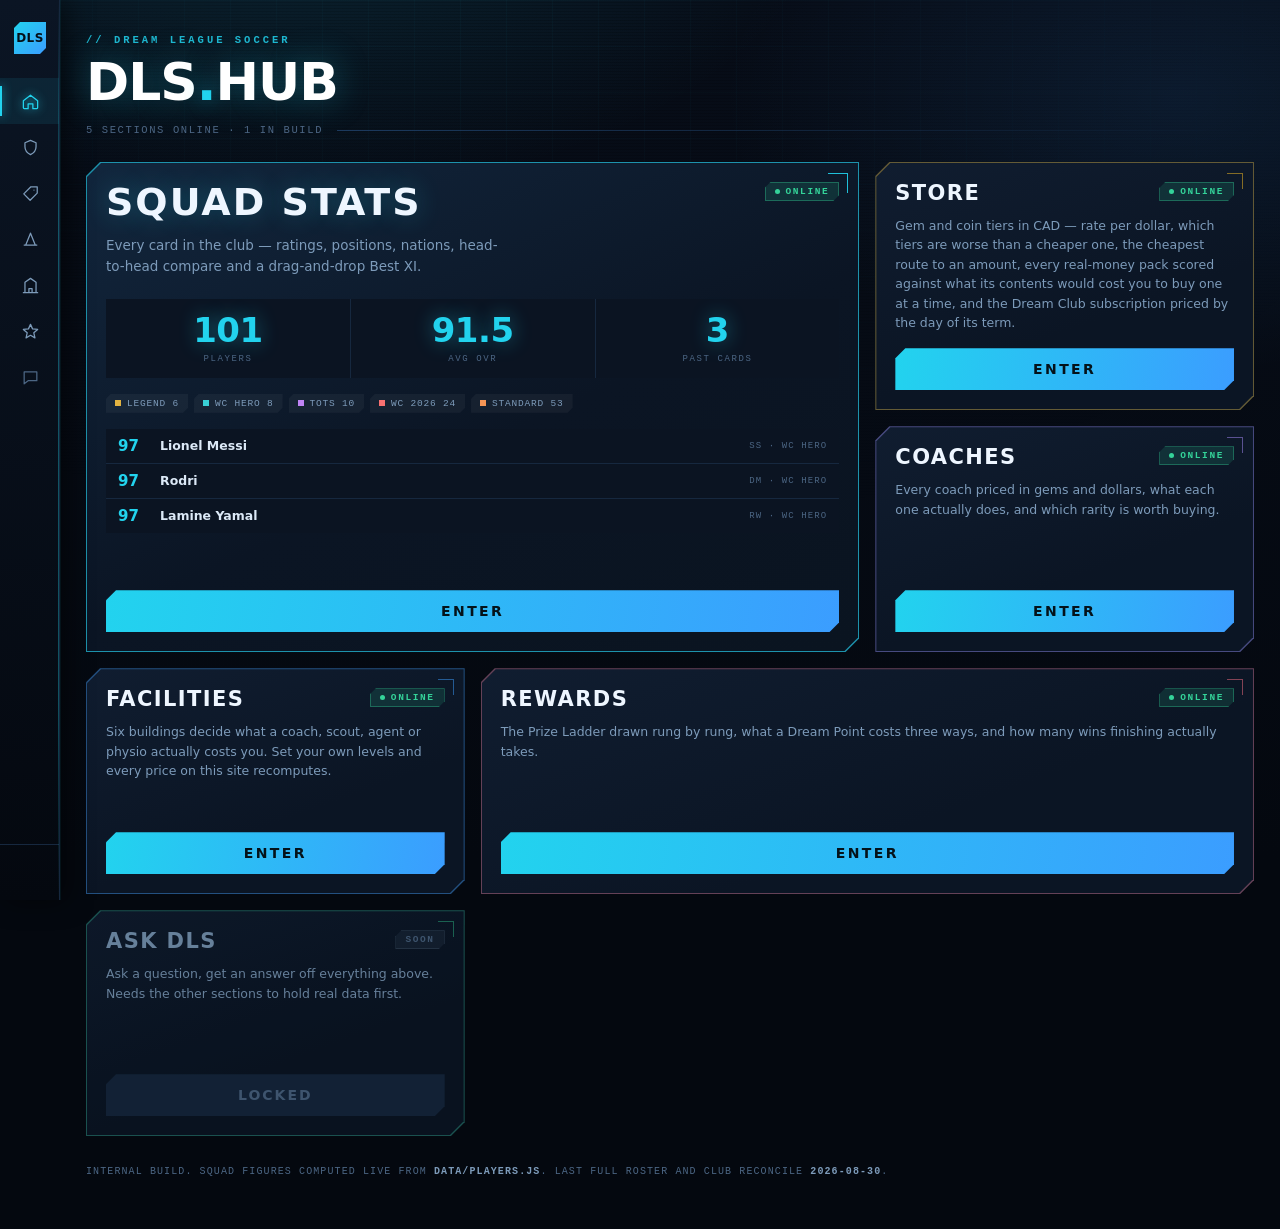
<file: index.html>
<!DOCTYPE html>
<html lang="en">
<head>
<meta charset="UTF-8">
<meta name="viewport" content="width=device-width, initial-scale=1.0">
<title>DLS</title>
<meta name="theme-color" content="#04080f">

<link rel="stylesheet" href="assets/shell.css">
<style>
:root { color-scheme: dark; }

/* --- Tile grid ----------------------------------------------------------- */

.grid { display: grid; grid-template-columns: repeat(3, 1fr); gap: 16px; }

.tile {
  --accent: var(--dls-cyan);
  display: flex;
  flex-direction: column;
  min-height: 226px;
  padding: 20px;
  background: color-mix(in srgb, var(--accent) 34%, var(--dls-edge-soft));
  transition: background .16s, box-shadow .16s, transform .16s;
}
.tile::before { background: linear-gradient(160deg, var(--dls-panel-lit) 0%, var(--dls-panel) 62%); }

/* Corner bracket on the square corner, opposite the two clipped ones. */
.tile::after {
  content: '';
  position: absolute;
  top: 11px;
  right: 11px;
  z-index: 2;
  width: 15px;
  height: 15px;
  border-top: 1px solid var(--accent);
  border-right: 1px solid var(--accent);
  opacity: .5;
  pointer-events: none;
}

.tile__head { display: flex; align-items: flex-start; justify-content: space-between; gap: 12px; }
.tile__title {
  margin: 0;
  font-size: 21px;
  font-weight: 900;
  line-height: 1.1;
  letter-spacing: 1.4px;
  text-transform: uppercase;
  color: #eef6ff;
}
.tile__desc { margin: 11px 0 0; font-size: 12.5px; line-height: 1.55; color: var(--dls-ink-dim); }
.tile__foot { margin-top: auto; padding-top: 16px; }

/* The squad tile is the anchor: brighter edge, a real glow, lifts on hover. */
.tile--live {
  grid-column: span 2;
  grid-row: span 2;
  background: color-mix(in srgb, var(--accent) 62%, var(--dls-edge-soft));
  box-shadow: 0 0 42px rgba(34, 211, 238, .12);
}
.tile--live:hover { transform: translateY(-2px); box-shadow: 0 0 56px rgba(34, 211, 238, .2); }
.tile--live::before { background: linear-gradient(155deg, #12263d 0%, var(--dls-panel) 55%, #0a1420 100%); }
.tile--live::after { opacity: .9; width: 19px; height: 19px; }
.tile--live .tile__title { font-size: 38px; letter-spacing: 2px; text-shadow: 0 0 26px rgba(34, 211, 238, .3); }
.tile--live .tile__desc { font-size: 13.5px; max-width: 46ch; }

/* Planned sections — same shape, drained of energy. */
.tile--soon { opacity: .82; }
.tile--soon .tile__title { color: var(--dls-ink-dim); }
.tile--store { --accent: var(--dls-amber); }
.tile--coaches { --accent: var(--dls-violet); }
.tile--rewards { --accent: var(--dls-rose); }
.tile--facilities { --accent: var(--dls-blue); }
/* Packs became a Store tab, so six tiles are five and the 3-column grid loses a
   cell. Rewards is the one auto-placement puts at row 3 col 1, so it is the one
   that can widen without pushing Store out of row 1. */
.tile--rewards { grid-column: span 2; }
.tile--ask { --accent: var(--dls-mint); }

/* --- Readouts on the squad tile ------------------------------------------ */

.figs { display: grid; grid-template-columns: repeat(3, 1fr); gap: 1px; margin-top: 22px; background: var(--dls-edge-soft); }
.fig { padding: 14px 10px; background: rgba(7, 13, 24, .72); text-align: center; }
.fig b {
  display: block;
  font-size: 34px;
  font-weight: 900;
  line-height: 1;
  letter-spacing: -.5px;
  color: var(--dls-cyan);
  text-shadow: 0 0 20px rgba(34, 211, 238, .45);
  font-variant-numeric: tabular-nums;
}
.fig span {
  display: block;
  margin-top: 7px;
  font-family: var(--dls-mono);
  font-size: 9px;
  letter-spacing: 1.6px;
  text-transform: uppercase;
  color: var(--dls-ink-faint);
}

.mix { display: flex; flex-wrap: wrap; gap: 6px; margin-top: 16px; }
.mix span {
  display: inline-flex;
  align-items: center;
  gap: 6px;
  padding: 4px 9px;
  clip-path: polygon(5px 0, 100% 0, 100% calc(100% - 5px), calc(100% - 5px) 100%, 0 100%, 0 5px);
  background: rgba(255, 255, 255, .045);
  font-family: var(--dls-mono);
  font-size: 9.5px;
  letter-spacing: .8px;
  text-transform: uppercase;
  color: var(--dls-ink-dim);
}
.mix i { width: 6px; height: 6px; }

.top { display: grid; gap: 1px; margin-top: 16px; background: var(--dls-edge-soft); }
.top-row { display: flex; align-items: center; gap: 12px; padding: 8px 12px; background: rgba(7, 13, 24, .72); }
.top-row b {
  min-width: 30px;
  font-size: 15px;
  font-weight: 900;
  color: var(--dls-cyan);
  font-variant-numeric: tabular-nums;
}
.top-row span { font-size: 12.5px; font-weight: 600; color: var(--dls-ink); }
.top-row em {
  margin-left: auto;
  font-style: normal;
  font-family: var(--dls-mono);
  font-size: 9px;
  letter-spacing: 1.1px;
  text-transform: uppercase;
  color: var(--dls-ink-faint);
}

@media (max-width: 1080px) {
  .grid { grid-template-columns: repeat(2, 1fr); }
  .tile--live { grid-row: auto; }
  .tile--rewards { grid-column: auto; }
}
@media (max-width: 620px) {
  .grid { grid-template-columns: 1fr; }
  .tile--live { grid-column: span 1; }
  .tile--live .tile__title { font-size: 28px; }
  .fig b { font-size: 25px; }
}
</style>
</head>

<body data-dls-page="home" data-dls-skin="hud">

<div class="wrap">

  <header class="head">
    <p class="eyebrow">// Dream League Soccer</p>
    <h1>DLS<em>.</em>Hub</h1>
    <p class="rule" id="head-rule"></p>
  </header>

  <div class="grid">

    <!-- Squad Stats — the one section that is actually built -->
    <section class="dls-panel tile tile--live">
      <div class="tile__head">
        <h2 class="tile__title">Squad Stats</h2>
        <span class="dls-flag dls-flag--live"><i></i>Online</span>
      </div>
      <p class="tile__desc">Every card in the club — ratings, positions, nations, head-to-head compare and a drag-and-drop Best XI.</p>

      <div class="figs">
        <div class="fig"><b id="f-count">—</b><span>Players</span></div>
        <div class="fig"><b id="f-avg">—</b><span>Avg OVR</span></div>
        <div class="fig"><b id="f-past">—</b><span>Past cards</span></div>
      </div>

      <div class="mix" id="f-mix"></div>
      <div class="top" id="f-top"></div>

      <div class="tile__foot"><a class="dls-btn" href="squad.html">Enter</a></div>
    </section>

    <section class="dls-panel tile tile--store">
      <div class="tile__head">
        <h2 class="tile__title">Store</h2>
        <span class="dls-flag dls-flag--live"><i></i>Online</span>
      </div>
      <p class="tile__desc">Gem and coin tiers in CAD — rate per dollar, which tiers are worse than a cheaper one, the cheapest route to an amount, every real-money pack scored against what its contents would cost you to buy one at a time, and the Dream Club subscription priced by the day of its term.</p>
      <div class="tile__foot"><a class="dls-btn" href="store.html">Enter</a></div>
    </section>

    <section class="dls-panel tile tile--coaches">
      <div class="tile__head">
        <h2 class="tile__title">Coaches</h2>
        <span class="dls-flag dls-flag--live"><i></i>Online</span>
      </div>
      <p class="tile__desc">Every coach priced in gems and dollars, what each one actually does, and which rarity is worth buying.</p>
      <div class="tile__foot"><a class="dls-btn" href="coaches.html">Enter</a></div>
    </section>

    <section class="dls-panel tile tile--facilities">
      <div class="tile__head">
        <h2 class="tile__title">Facilities</h2>
        <span class="dls-flag dls-flag--live"><i></i>Online</span>
      </div>
      <p class="tile__desc">Six buildings decide what a coach, scout, agent or physio actually costs you. Set your own levels and every price on this site recomputes.</p>
      <div class="tile__foot"><a class="dls-btn" href="facilities.html">Enter</a></div>
    </section>

    <section class="dls-panel tile tile--rewards">
      <div class="tile__head">
        <h2 class="tile__title">Rewards</h2>
        <span class="dls-flag dls-flag--live"><i></i>Online</span>
      </div>
      <p class="tile__desc">The Prize Ladder drawn rung by rung, what a Dream Point costs three ways, and how many wins finishing actually takes.</p>
      <div class="tile__foot"><a class="dls-btn" href="rewards.html">Enter</a></div>
    </section>

    <section class="dls-panel tile tile--soon tile--ask">
      <div class="tile__head">
        <h2 class="tile__title">Ask DLS</h2>
        <span class="dls-flag dls-flag--soon">Soon</span>
      </div>
      <p class="tile__desc">Ask a question, get an answer off everything above. Needs the other sections to hold real data first.</p>
      <div class="tile__foot"><span class="dls-btn dls-btn--locked">Locked</span></div>
    </section>

  </div>

  <p class="note">
    Internal build. Squad figures computed live from <b>data/players.js</b>.
    Last full roster and club reconcile <b>2026-08-30</b>.
  </p>

</div>

<script src="data/players.js"></script>
<script src="assets/shell.js" defer></script>
<script>
/* Card-type colours are the measured set from squad.html, kept identical so a
   colour means the same thing on both pages. */
var CARD_COLOR = { legend: '#e3b341', wchero: '#39d0d6', tots: '#c084f5', wc: '#f87171', standard: '#f59555' };
var CARD_LABEL = { legend: 'Legend', wchero: 'WC Hero', tots: 'TOTS', wc: 'WC 2026', standard: 'Standard' };
var CARD_ORDER = ['legend', 'wchero', 'tots', 'wc', 'standard'];

(function () {
  /* Counted off the tiles so the line cannot drift as sections come online. */
  var live = document.querySelectorAll('.dls-flag--live').length;
  var soon = document.querySelectorAll('.dls-flag--soon').length;
  document.getElementById('head-rule').textContent =
    live + (live === 1 ? ' section' : ' sections') + ' online · ' + soon + ' in build';

  var total = PLAYERS.reduce(function (a, p) { return a + p.ovr; }, 0);
  document.getElementById('f-count').textContent = PLAYERS.length;
  document.getElementById('f-avg').textContent = Math.round((total / PLAYERS.length) * 10) / 10;
  document.getElementById('f-past').textContent = PAST_CARDS.length;

  var counts = {};
  PLAYERS.forEach(function (p) { counts[p.card] = (counts[p.card] || 0) + 1; });

  document.getElementById('f-mix').innerHTML = CARD_ORDER
    .filter(function (k) { return counts[k]; })
    .map(function (k) {
      return '<span><i style="background:' + CARD_COLOR[k] + '"></i>' + CARD_LABEL[k] + ' ' + counts[k] + '</span>';
    }).join('');

  document.getElementById('f-top').innerHTML = PLAYERS
    .slice()
    .sort(function (a, b) { return b.ovr - a.ovr; })
    .slice(0, 3)
    .map(function (p) {
      return '<div class="top-row"><b>' + p.ovr + '</b><span>' + p.name
        + '</span><em>' + p.pos + ' · ' + CARD_LABEL[p.card] + '</em></div>';
    }).join('');
})();
</script>
</body>
</html>
</file>
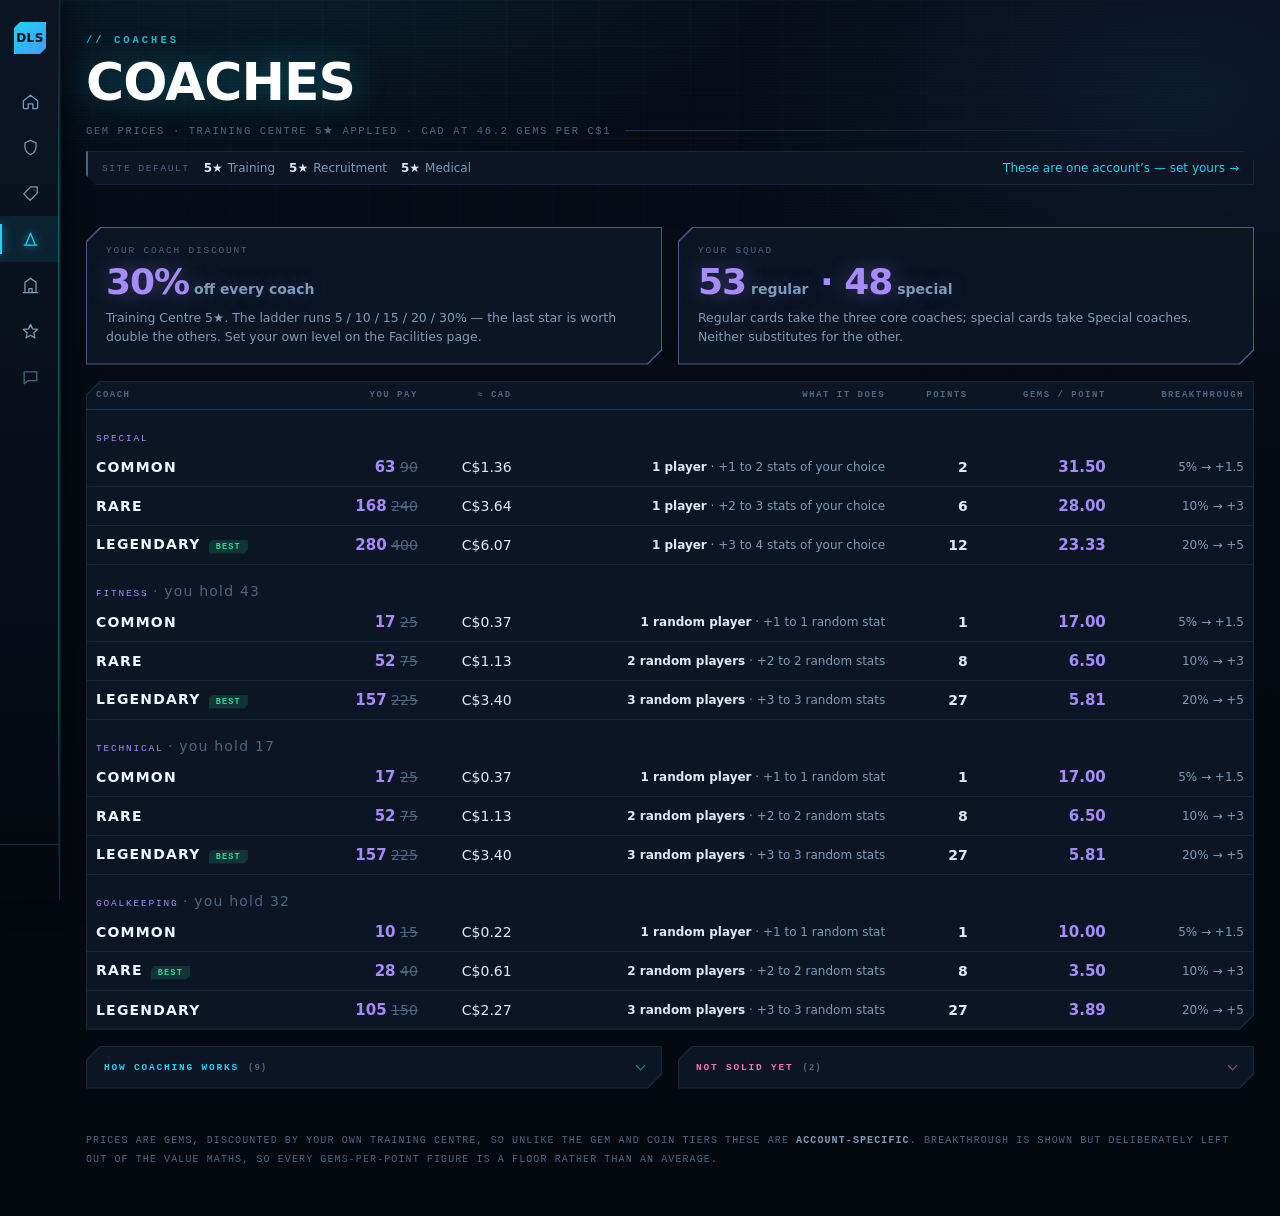
<file: coaches.html>
<!DOCTYPE html>
<html lang="en">
<head>
<meta charset="UTF-8">
<meta name="viewport" content="width=device-width, initial-scale=1.0">
<title>Coaches · DLS</title>
<meta name="theme-color" content="#04080f">

<link rel="stylesheet" href="assets/shell.css">
<style>
:root { color-scheme: dark; --accent: var(--dls-violet); }

.stack { display: grid; gap: 16px; }
.duo { display: grid; grid-template-columns: 1fr 1fr; gap: 16px; align-items: start; }
.duo > * { min-width: 0; }

/* --- Headline cards ------------------------------------------------------ */

.card { padding: 18px 20px; background: color-mix(in srgb, var(--accent) 46%, var(--dls-edge-soft)); }
.card__lab {
  font-family: var(--dls-mono);
  font-size: 9.5px;
  letter-spacing: 1.8px;
  text-transform: uppercase;
  color: var(--dls-ink-faint);
}
.card__big {
  margin-top: 8px;
  font-size: 36px;
  font-weight: 900;
  line-height: 1;
  letter-spacing: -1px;
  color: var(--dls-violet);
  text-shadow: 0 0 22px rgba(167, 139, 250, .35);
  font-variant-numeric: tabular-nums;
}
.card__big small { font-size: 14px; font-weight: 700; letter-spacing: 0; color: var(--dls-ink-dim); }
.card__sub { margin-top: 9px; font-size: 12.5px; line-height: 1.5; color: var(--dls-ink-dim); }

/* --- Table --------------------------------------------------------------- */

.tbl-scroll { overflow-x: auto; }
table { width: 100%; min-width: 620px; border-collapse: collapse; }
th {
  padding: 9px 10px;
  border-bottom: 1px solid var(--dls-edge);
  font-family: var(--dls-mono);
  font-size: 9px;
  font-weight: 600;
  letter-spacing: 1.5px;
  text-transform: uppercase;
  color: var(--dls-ink-faint);
  text-align: right;
  white-space: nowrap;
}
th:first-child, td:first-child { text-align: left; }
td {
  padding: 10px 10px;
  border-bottom: 1px solid var(--dls-edge-soft);
  text-align: right;
  font-variant-numeric: tabular-nums;
  white-space: nowrap;
}
tbody tr:hover td { background: rgba(167, 139, 250, .05); }

.grp td { border-bottom: none; padding-top: 18px; padding-bottom: 4px; }
.grp span {
  font-family: var(--dls-mono);
  font-size: 9.5px;
  letter-spacing: 1.8px;
  text-transform: uppercase;
  color: var(--dls-violet);
}
.grp em { font-style: normal; color: var(--dls-ink-faint); letter-spacing: 1.2px; }

.rarity { font-weight: 800; letter-spacing: 1.2px; text-transform: uppercase; color: #eef6ff; }
.gem-price { font-weight: 900; font-size: 15px; color: var(--dls-violet); }
.gem-base { color: var(--dls-ink-faint); text-decoration: line-through; }
.cad { color: var(--dls-ink); }
.pts { color: var(--dls-ink); font-weight: 700; }
.per-pt { font-weight: 900; font-size: 15px; color: var(--dls-violet); }
.bt { color: var(--dls-ink-dim); font-size: 12px; }
.does { color: var(--dls-ink-dim); font-size: 12px; white-space: normal; min-width: 180px; }
.does b { color: var(--dls-ink); font-weight: 700; }

.tag {
  display: inline-block;
  margin-left: 8px;
  padding: 2px 7px;
  clip-path: polygon(4px 0, 100% 0, 100% calc(100% - 4px), calc(100% - 4px) 100%, 0 100%, 0 4px);
  background: rgba(52, 211, 153, .16);
  color: var(--dls-mint);
  font-family: var(--dls-mono);
  font-size: 8.5px;
  font-weight: 700;
  letter-spacing: 1.2px;
  text-transform: uppercase;
}

/* --- Prose blocks -------------------------------------------------------- */

.block { padding: 16px 18px; }
/* These blocks hold the longest prose on the page and the part nobody reads
   twice, so they are <details> and start closed. The heading still carries the
   warning — "not solid yet" is itself the caveat — and the count beside it says
   how much is folded away, so collapsing hides the words without hiding the
   fact that there are words. */
.block > summary {
  margin: 0;
  display: flex;
  align-items: baseline;
  gap: 9px;
  cursor: pointer;
  list-style: none;                 /* Firefox and Chrome */
  font-family: var(--dls-mono);
  font-size: 9.5px;
  font-weight: 600;
  letter-spacing: 1.8px;
  text-transform: uppercase;
  -webkit-user-select: none;        /* a summary is for clicking, not selecting */
  user-select: none;
}
.block > summary::-webkit-details-marker { display: none; }   /* Safari before 17 */
.block > summary:hover { filter: brightness(1.3); }
.block > summary:focus-visible { outline: 1px solid currentColor; outline-offset: 3px; }
.block--rules > summary { color: var(--dls-cyan); }
.block--gaps > summary { color: var(--dls-magenta); }
.block__n { font-size: 9px; letter-spacing: 1px; color: var(--dls-ink-faint); }
/* A chevron built from borders rather than a glyph, so it cannot pick up an
   emoji font on one platform and a box on another. */
.block > summary::after {
  content: "";
  margin-left: auto;
  align-self: center;
  width: 6px; height: 6px;
  border-right: 1.5px solid currentColor;
  border-bottom: 1.5px solid currentColor;
  transform: translateY(-2px) rotate(45deg);
  transition: transform .15s;
  opacity: .65;
}
.block[open] > summary::after { transform: translateY(1px) rotate(225deg); }
.block ul { margin: 12px 0 0; padding-left: 18px; }
.block li { margin-bottom: 9px; font-size: 12.5px; line-height: 1.55; color: var(--dls-ink-dim); }
.block li:last-child { margin-bottom: 0; }
.block li b { color: #eef6ff; font-weight: 700; }
.block li em {
  display: block;
  margin-top: 3px;
  font-style: normal;
  font-family: var(--dls-mono);
  font-size: 9px;
  letter-spacing: 1.1px;
  text-transform: uppercase;
  color: var(--dls-ink-faint);
}

@media (max-width: 900px) { .duo { grid-template-columns: 1fr; } }
</style>
</head>

<body data-dls-page="coaches" data-dls-skin="hud">

<div class="wrap stack">

  <header class="head">
    <p class="eyebrow">// Coaches</p>
    <h1>Coaches</h1>
    <p class="rule" id="head-rule">—</p>
    <div id="fac-bar"></div>
  </header>

  <div class="duo">
    <div class="dls-panel card">
      <div class="card__lab">Your coach discount</div>
      <div class="card__big" id="disc">—<small> off every coach</small></div>
      <div class="card__sub" id="disc-sub"></div>
    </div>
    <div class="dls-panel card">
      <div class="card__lab">Your squad</div>
      <div class="card__big" id="split">—</div>
      <div class="card__sub" id="split-sub"></div>
    </div>
  </div>

  <div class="dls-panel">
    <div class="tbl-scroll">
      <table>
        <thead><tr>
          <th>Coach</th><th>You pay</th><th>≈ CAD</th><th>What it does</th>
          <th>Points</th><th>Gems / point</th><th>Breakthrough</th>
        </tr></thead>
        <tbody id="rows"></tbody>
      </table>
    </div>
  </div>

  <div class="duo">
    <details class="dls-panel block block--rules">
      <summary>How coaching works</summary>
      <ul id="rules"></ul>
    </details>
    <details class="dls-panel block block--gaps">
      <summary>Not solid yet</summary>
      <ul id="gaps"></ul>
    </details>
  </div>

  <p class="note" id="foot"></p>

</div>

<script src="data/facilities.js"></script>
<script src="data/coaches.js"></script>
<script src="data/store.js"></script>
<script src="data/players.js"></script>
<script src="assets/shell.js" defer></script>
<script>
/* Every figure here is derived from data/coaches.js — prices, points and value
   are computed, never typed, so a price change is a one-line edit in the data
   file. data/store.js supplies the gem rate for the CAD column; data/players.js
   supplies the squad split, since core and Special coaches apply to different
   cards and the useful question is how many of each you own. */

var money = function (n) { return 'C$' + n.toFixed(2); };
var num = function (n) { return n.toLocaleString('en-CA'); };

/* Discounted at the reader's own Training Centre level — see data/facilities.js.
   Defaults to Francisco's 5-star, which is what every dated figure in the notes
   was computed at. */
function coachPrice(base) {
  return facilityNet(base, 'coach');
}

/* Best value is judged inside each coach line, not across the whole table:
   core and Special coaches train different cards, so a Special coach costing
   more per point than a Fitness one is not a verdict on either. */
function bestPerType() {
  var best = {};
  COACHES.forEach(function (c) {
    var per = coachPrice(c.base) / coachPoints(c);
    if (best[c.type] == null || per < best[c.type]) best[c.type] = per;
  });
  return best;
}

(function () {
  var gemRate = Math.max.apply(null, GEM_PACKS.map(function (p) { return p.gems / p.price; }));
  var best = bestPerType();

  document.getElementById('head-rule').textContent =
    'Gem prices · Training Centre ' + facilityLevelLabel(facilityFor('coach').facility, facilityLevels().training)
    + ' applied · CAD at ' + gemRate.toFixed(1) + ' gems per C$1';

  var facBar = document.getElementById('fac-bar');
  if (facBar) facBar.innerHTML = facilityBannerHTML();

  /* --- table --- */
  var lastType = null;
  document.getElementById('rows').innerHTML = COACHES.map(function (c) {
    var head = '';
    if (c.type !== lastType) {
      lastType = c.type;
      var stock = COACH_STOCK[c.type];
      head = '<tr class="grp"><td colspan="7"><span>' + c.type + '</span>'
        + (stock != null ? ' <em>· you hold ' + stock + '</em>' : '') + '</td></tr>';
    }
    var pay = coachPrice(c.base), pts = coachPoints(c), per = pay / pts;
    return head + '<tr>'
      + '<td><span class="rarity">' + c.rarity + '</span>'
      + (Math.abs(per - best[c.type]) < 1e-9 ? '<span class="tag">Best</span>' : '') + '</td>'
      + '<td><span class="gem-price">' + num(pay) + '</span> <span class="gem-base">' + num(c.base) + '</span></td>'
      + '<td class="cad">' + money(pay / gemRate) + '</td>'
      + '<td class="does"><b>' + c.players + (c.rndPlayers ? ' random' : '')
      + (c.players === 1 ? ' player' : ' players')
      + '</b> · +' + c.step + ' to ' + c.statN
      + (c.pick === 'random' ? ' random stat' : ' stat') + (c.statN === 1 ? '' : 's')
      + (c.pick === 'random' ? '' : ' ' + c.pick) + '</td>'
      + '<td class="pts">' + pts + '</td>'
      + '<td class="per-pt">' + per.toFixed(2) + '</td>'
      + '<td class="bt">' + c.chance + '% → +' + c.bt + '</td>'
      + '</tr>';
  }).join('');

  /* --- headline cards --- */
  var coachPct = facilityDiscountPct('coach');
  document.getElementById('disc').innerHTML =
    coachPct + '%<small> off every coach</small>';
  document.getElementById('disc-sub').textContent =
    'Training Centre ' + facilityLevelLabel(facilityFor('coach').facility, facilityLevels().training)
    + '. The ladder runs 5 / 10 / 15 / 20 / 30% — the last star is worth double the others. '
    + 'Set your own level on the Facilities page.';

  /* Which cards each coach line can be used on at all. Mapping card type to
     the split is an inference: "standard" is the regular card type in the
     squad data, everything else is a special card. */
  if (typeof PLAYERS !== 'undefined') {
    var regular = PLAYERS.filter(function (p) { return p.card === 'standard'; }).length;
    document.getElementById('split').innerHTML =
      regular + '<small> regular</small> · ' + (PLAYERS.length - regular) + '<small> special</small>';
    document.getElementById('split-sub').textContent =
      'Regular cards take the three core coaches; special cards take Special coaches. '
      + 'Neither substitutes for the other.';
  }

  /* --- legend, rules, gaps --- */
  document.getElementById('rules').innerHTML = COACH_RULES.map(function (r) {
    return '<li>' + r.rule + '<em>' + r.src + '</em></li>';
  }).join('');

  var unseen = COACHES.filter(function (c) { return c.src !== 'shot'; });
  document.getElementById('gaps').innerHTML =
    '<li>Only the <b>Special</b> line has been read off your own screen. Fitness comes from a '
    + 'screenshot of another account, and <b>Technical and Goalkeeping are from what you told me</b> '
    + '— ' + unseen.length + ' of ' + COACHES.length + ' rows. Worth a look before spending on them.</li>'
    + '<li>Rounding is settled — the game truncates, so 15 × 0.70 = 10.5 shows as 10. What has not '
    + 'been seen on this account is the <b>current card wording for core coaches</b>; the effects '
    + 'listed here come from an older-looking screen.</li>';

  document.getElementById('foot').innerHTML =
    'Prices are gems, discounted by your own Training Centre, so unlike the gem and coin tiers '
    + 'these are <b>account-specific</b>. Breakthrough is shown but deliberately left out of the value '
    + 'maths, so every gems-per-point figure is a floor rather than an average.';
})();

/* The lists are built above; the count goes in last so it can never disagree
   with what is actually inside. Written into a span rather than the summary's
   own text so re-running it does not stack copies. */
document.querySelectorAll('details.block').forEach(function (d) {
  var sum = d.querySelector('summary');
  if (!sum) return;
  var n = d.querySelectorAll('li').length;
  var tag = sum.querySelector('.block__n');
  if (!tag) { tag = document.createElement('span'); tag.className = 'block__n'; sum.appendChild(tag); }
  tag.textContent = n ? '(' + n + ')' : '';
});
</script>
</body>
</html>
</file>
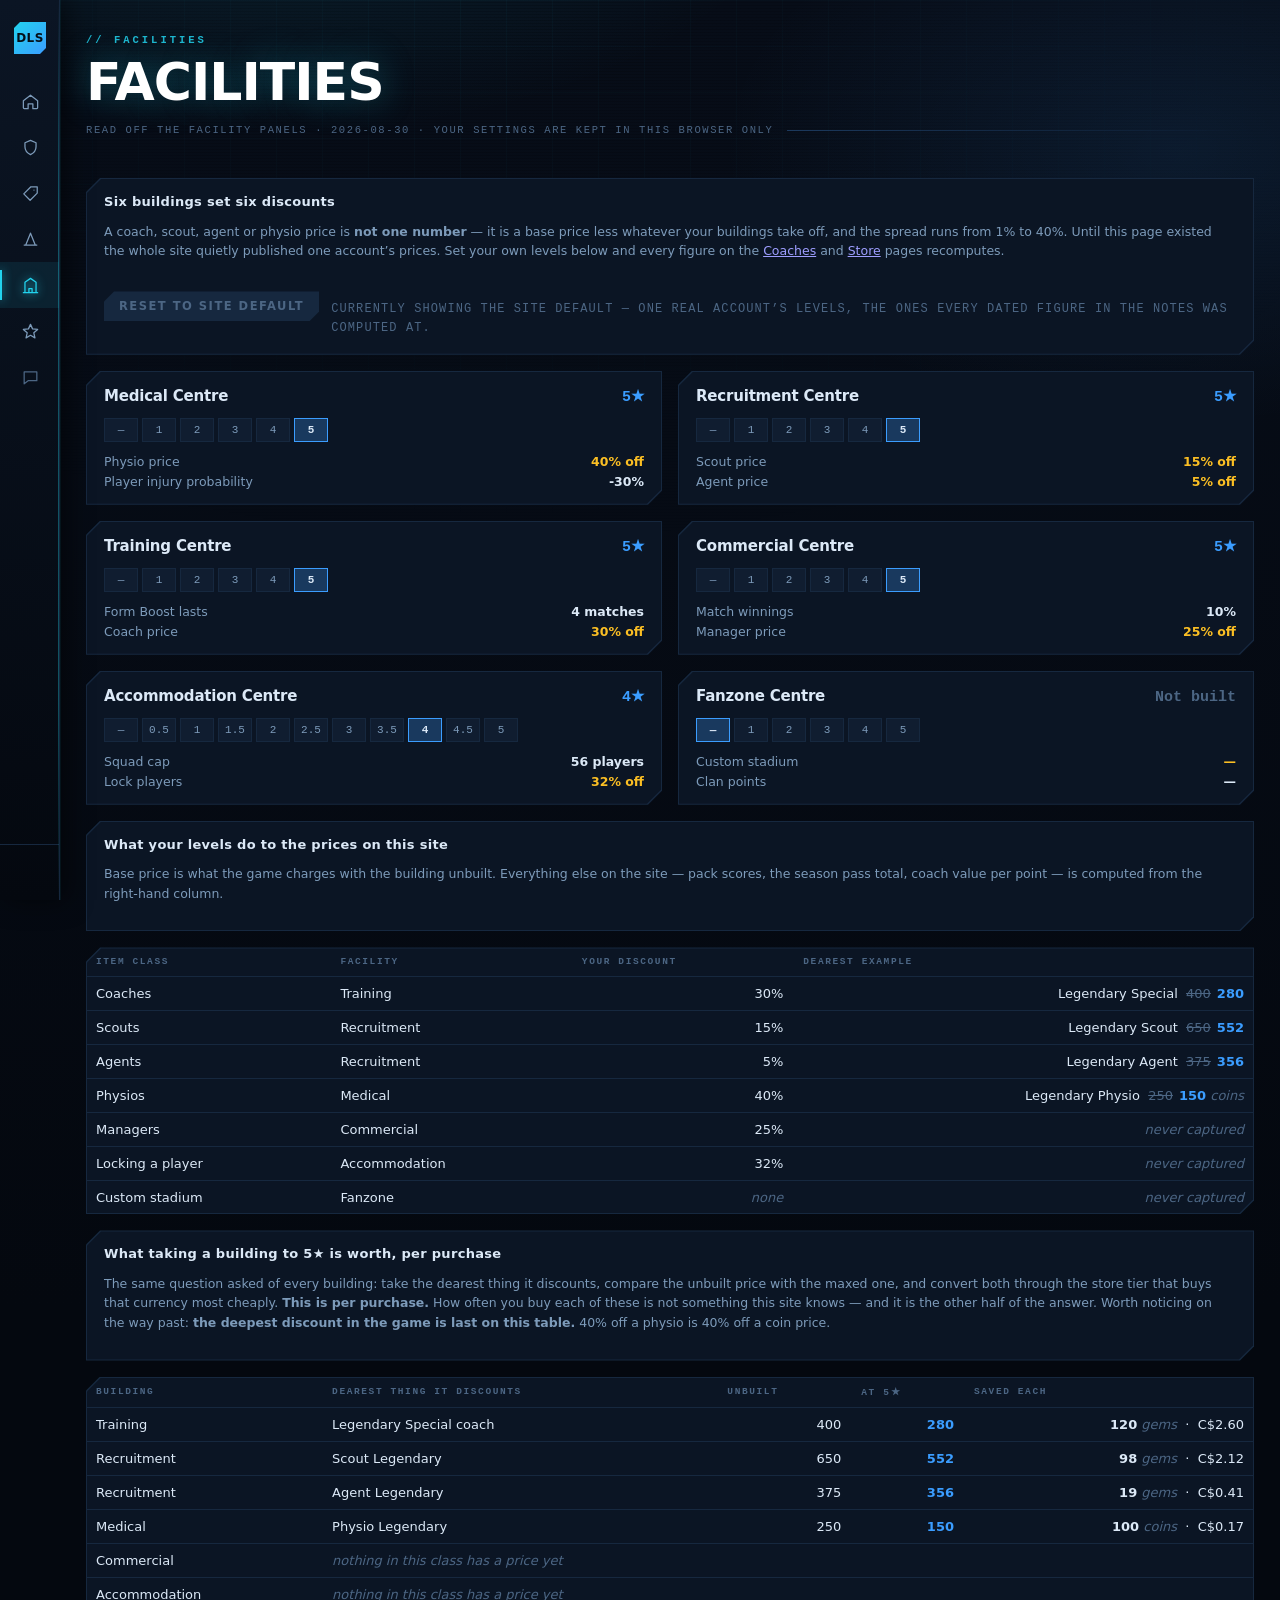
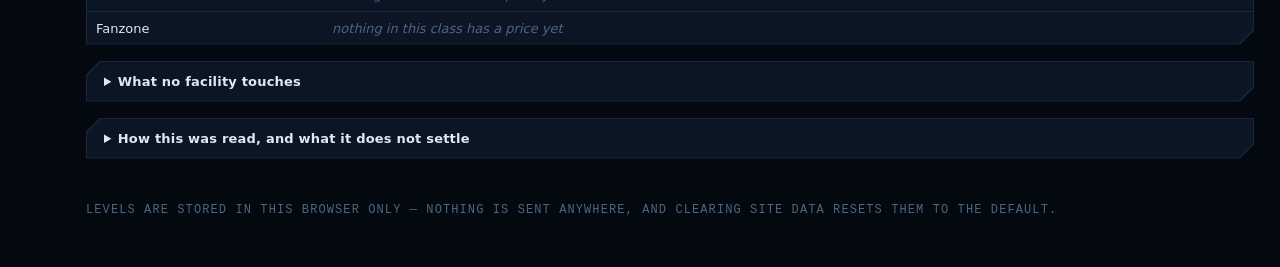
<file: facilities.html>
<!DOCTYPE html>
<html lang="en">
<head>
<meta charset="UTF-8">
<meta name="viewport" content="width=device-width, initial-scale=1.0">
<title>Facilities · DLS</title>
<meta name="theme-color" content="#04080f">

<link rel="stylesheet" href="assets/shell.css">
<style>
:root { color-scheme: dark; --accent: var(--dls-blue); }

/* Blue is this section. Mint means one thing only, here and on the other pages:
   the reader has set their own levels and is no longer seeing the default. */

.stack { display: grid; gap: 16px; }

/* --- Facility cards ------------------------------------------------------ */

.grid { display: grid; grid-template-columns: repeat(2, 1fr); gap: 16px; }
.grid > * { min-width: 0; }

.fac { padding: 16px 18px; }
.fac__top { display: flex; align-items: baseline; gap: 10px; flex-wrap: wrap; }
.fac__name { font-size: 15px; font-weight: 800; letter-spacing: -.2px; }
.fac__now {
  margin-left: auto;
  font-family: var(--dls-mono);
  font-size: 15px;
  font-weight: 700;
  color: var(--accent);
  font-variant-numeric: tabular-nums;
}
.fac__now.is-zero { color: var(--dls-ink-faint); }

.lvls { display: flex; flex-wrap: wrap; gap: 4px; margin: 12px 0 2px; }
.lvl {
  min-width: 34px;
  padding: 5px 6px;
  background: var(--dls-panel-lit);
  border: 1px solid var(--dls-edge-soft);
  color: var(--dls-ink-dim);
  font-family: var(--dls-mono);
  font-size: 11px;
  font-variant-numeric: tabular-nums;
  cursor: pointer;
}
.lvl:hover { border-color: var(--dls-edge); color: var(--dls-ink); }
.lvl.is-on {
  background: color-mix(in srgb, var(--accent) 22%, var(--dls-panel-lit));
  border-color: var(--accent);
  color: var(--dls-ink);
  font-weight: 700;
}

.eff { margin-top: 12px; display: grid; gap: 5px; }
.eff__row { display: flex; gap: 10px; font-size: 12.5px; }
.eff__lab { color: var(--dls-ink-dim); }
.eff__val {
  margin-left: auto;
  font-variant-numeric: tabular-nums;
  color: var(--dls-ink);
  font-weight: 700;
}
.eff__val.is-priced { color: var(--dls-amber); }

/* --- The payoff table ---------------------------------------------------- */

table { width: 100%; border-collapse: collapse; font-size: 13px; }
th, td { padding: 9px 10px; text-align: left; border-bottom: 1px solid var(--dls-edge-soft); }
th {
  font-family: var(--dls-mono);
  font-size: 9.5px;
  letter-spacing: 1.6px;
  text-transform: uppercase;
  color: var(--dls-ink-faint);
  font-weight: 600;
}
td.n { text-align: right; font-variant-numeric: tabular-nums; }
tr:last-child td { border-bottom: 0; }
.was { color: var(--dls-ink-faint); text-decoration: line-through; margin-right: 6px; }
.now { color: var(--accent); font-weight: 700; }
.none { color: var(--dls-ink-faint); font-style: italic; }

.block { padding: 0; }
.block > summary {
  padding: 13px 18px;
  cursor: pointer;
  font-size: 13px;
  font-weight: 700;
  letter-spacing: .2px;
}
.block > ul { margin: 0; padding: 0 20px 16px 36px; display: grid; gap: 9px; }
.block li { font-size: 12.5px; line-height: 1.55; color: var(--dls-ink-dim); }
.block li b { color: var(--dls-ink); }

.panelpad { padding: 16px 18px; }
.h2 { font-size: 13px; font-weight: 800; letter-spacing: .3px; margin-bottom: 4px; }
.sub { font-size: 12.5px; line-height: 1.55; color: var(--dls-ink-dim); }
.note { font-size: 12px; line-height: 1.6; color: var(--dls-ink-faint); }

/* .dls-btn is block/full-width because tile footers need it to be. Here it is a
   secondary action sitting next to a sentence, so it is pulled back to its own
   width and given a real disabled look — it spends most of its life disabled. */
.actions { display: flex; gap: 12px; align-items: center; flex-wrap: wrap; margin-top: 14px; }
.actions .dls-btn {
  display: inline-block;
  width: auto;
  flex: 0 0 auto;
  padding: 8px 15px;
  font-size: 11.5px;
  letter-spacing: 1.5px;
}
.actions .dls-btn[disabled] {
  background: var(--dls-edge-soft);
  color: var(--dls-ink-faint);
  cursor: default;
}
.actions .dls-btn[disabled]:hover { filter: none; box-shadow: none; }
.actions .note { flex: 1 1 260px; }

@media (max-width: 900px) { .grid { grid-template-columns: 1fr; } }
</style>
</head>
<body data-dls-page="facilities" data-dls-skin="hud">

<div class="wrap stack">

  <header class="head">
    <p class="eyebrow">// Facilities</p>
    <h1>Facilities</h1>
    <p class="rule" id="head-rule">—</p>
  </header>

  <div class="dls-panel panelpad">
    <div class="h2">Six buildings set six discounts</div>
    <p class="sub" id="intro"></p>
    <div class="actions">
      <button class="dls-btn" id="reset" type="button">Reset to site default</button>
      <span class="note" id="state"></span>
    </div>
  </div>

  <div class="grid" id="facs"></div>

  <div class="dls-panel panelpad">
    <div class="h2">What your levels do to the prices on this site</div>
    <p class="sub">Base price is what the game charges with the building unbuilt. Everything
      else on the site &mdash; pack scores, the season pass total, coach value per point &mdash;
      is computed from the right-hand column.</p>
  </div>
  <div class="dls-panel">
    <table>
      <thead><tr>
        <th>Item class</th><th>Facility</th><th class="n">Your discount</th>
        <th class="n">Dearest example</th>
      </tr></thead>
      <tbody id="effects"></tbody>
    </table>
  </div>

  <div class="dls-panel panelpad">
    <div class="h2">What taking a building to 5&#9733; is worth, per purchase</div>
    <p class="sub">The same question asked of every building: take the dearest thing it discounts,
      compare the unbuilt price with the maxed one, and convert both through the store tier that
      buys that currency most cheaply. <b>This is per purchase.</b> How often you buy each of these
      is not something this site knows &mdash; and it is the other half of the answer.
      Worth noticing on the way past: <b>the deepest discount in the game is last on this
      table.</b> 40% off a physio is 40% off a coin price.</p>
  </div>
  <div class="dls-panel">
    <table>
      <thead><tr>
        <th>Building</th><th>Dearest thing it discounts</th>
        <th class="n">Unbuilt</th><th class="n">At 5&#9733;</th><th class="n">Saved each</th>
      </tr></thead>
      <tbody id="worth"></tbody>
    </table>
  </div>

  <details class="dls-panel block">
    <summary>What no facility touches</summary>
    <ul id="untouched"></ul>
  </details>

  <details class="dls-panel block">
    <summary>How this was read, and what it does not settle</summary>
    <ul id="gaps"></ul>
  </details>

  <p class="note" id="foot"></p>

</div>

<script src="data/facilities.js"></script>
<script src="data/coaches.js"></script>
<script src="data/packs.js"></script>
<script src="data/store.js"></script>
<script src="assets/shell.js" defer></script>
<script>
/* Every figure on this page comes out of data/facilities.js. The level buttons
   write to localStorage and re-render in place; the other pricing pages pick the
   change up on their next load. */

var num = function (n) { return n.toLocaleString('en-CA'); };

function colValue(f, col, lvl) {
  return lvl ? col.v[lvl - 1] : null;
}

function renderFacilities() {
  var L = facilityLevels();

  document.getElementById('facs').innerHTML = FACILITIES.map(function (f) {
    var lvl = L[f.id];

    var buttons = '<button class="lvl' + (lvl === 0 ? ' is-on' : '') + '" data-f="' + f.id
      + '" data-l="0" type="button" title="Not built">&mdash;</button>';
    for (var i = 1; i <= f.levels; i++) {
      buttons += '<button class="lvl' + (lvl === i ? ' is-on' : '') + '" data-f="' + f.id
        + '" data-l="' + i + '" type="button">' + (f.halfStar ? i / 2 : i) + '</button>';
    }

    var effects = f.cols.map(function (c) {
      var v = colValue(f, c, lvl);
      return '<div class="eff__row"><span class="eff__lab">' + c.label + '</span>'
        + '<span class="eff__val' + (c.discounts ? ' is-priced' : '') + '">'
        + (v == null ? '—' : v + c.suffix) + '</span></div>';
    }).join('');

    return '<div class="dls-panel fac">'
      + '<div class="fac__top"><span class="fac__name">' + f.name + '</span>'
      + '<span class="fac__now' + (lvl ? '' : ' is-zero') + '">' + facilityLevelLabel(f, lvl) + '</span></div>'
      + '<div class="lvls">' + buttons + '</div>'
      + '<div class="eff">' + effects + '</div>'
      + '</div>';
  }).join('');

  /* The payoff. Each row names the dearest thing this site prices in that class,
     so the discount is shown doing something rather than asserted. */
  var dearestCoach = COACHES.reduce(function (a, c) { return c.base > a.base ? c : a; });
  var rows = [
    { kind: 'coach',   name: 'Coaches',
      egLabel: dearestCoach.rarity + ' ' + dearestCoach.type, egBase: dearestCoach.base },
    { kind: 'scout',   name: 'Scouts',
      egLabel: 'Legendary Scout', egBase: ITEM_PRICES['Scout Legendary'].base },
    { kind: 'agent',   name: 'Agents',
      egLabel: 'Legendary Agent', egBase: ITEM_PRICES['Agent Legendary'].base },
    /* The one row priced in coins, and the one carrying the deepest discount in
       the game — see data/packs.js for how its base was pinned. */
    { kind: 'physio',  name: 'Physios', cur: 'coins',
      egLabel: 'Legendary Physio', egBase: ITEM_PRICES['Physio Legendary'].base },
    { kind: 'manager', name: 'Managers', egLabel: 'never captured', egBase: null },
    { kind: 'lock',    name: 'Locking a player', egLabel: 'never captured', egBase: null },
    { kind: 'stadium', name: 'Custom stadium', egLabel: 'never captured', egBase: null }
  ];

  document.getElementById('effects').innerHTML = rows.map(function (r) {
    var hit = facilityFor(r.kind);
    var pct = facilityDiscountPct(r.kind, L);
    var eg;
    if (r.egBase == null) {
      eg = '<span class="none">' + r.egLabel + '</span>';
    } else {
      var net = facilityNet(r.egBase, r.kind, L);
      /* Everything on this table is gems except physios, so the unit is named
         only where it is not the default — a bare number here would read as gems
         and be wrong by two orders of magnitude. */
      eg = r.egLabel + ' &nbsp;'
        + (pct ? '<span class="was">' + num(r.egBase) + '</span>' : '')
        + '<span class="now">' + num(net) + '</span>'
        + (r.cur ? ' <span class="none">' + r.cur + '</span>' : '');
    }
    return '<tr><td>' + r.name + '</td>'
      + '<td>' + hit.facility.name.replace(' Centre', '') + '</td>'
      + '<td class="n">' + (pct ? pct + '%' : '<span class="none">none</span>') + '</td>'
      + '<td class="n">' + eg + '</td></tr>';
  }).join('');

  var mine = facilitiesAreDefault();
  document.getElementById('state').textContent = mine
    ? 'Currently showing the site default — one real account’s levels, the ones every dated figure in the notes was computed at.'
    : 'Showing your levels. Every price on the Coaches and Store pages now uses them.';
  document.getElementById('reset').disabled = mine;
}

document.getElementById('facs').addEventListener('click', function (e) {
  var b = e.target.closest('.lvl');
  if (!b) return;
  setFacilityLevel(b.getAttribute('data-f'), parseInt(b.getAttribute('data-l'), 10));
  renderFacilities();
});

document.getElementById('reset').addEventListener('click', function () {
  resetFacilityLevels();
  renderFacilities();
});

/* Unbuilt versus maxed, which is the one comparison that does not depend on the
   reader's own levels — so it renders once rather than on every change.

   Built off the FACILITIES table rather than listed, so a building whose item
   class gets a price for the first time joins the ranking without being told to.
   The ordering is the point and it is computed, not chosen. */
(function () {
  var GEM_RATE  = Math.max.apply(null, GEM_PACKS.map(function (p) { return p.gems / p.price; }));
  var COIN_RATE = Math.max.apply(null, COIN_PACKS.map(function (p) { return (p.base + p.bonus) / p.price; }));

  var rows = [];
  FACILITIES.forEach(function (f) {
    f.cols.filter(function (c) { return c.discounts; }).forEach(function (c) {
      var base = null, cur = 'gems', label = '';
      if (c.discounts === 'coach') {
        var d = COACHES.reduce(function (a, x) { return x.base > a.base ? x : a; });
        base = d.base; label = d.rarity + ' ' + d.type + ' coach';
      } else {
        Object.keys(ITEM_PRICES).forEach(function (k) {
          var it = ITEM_PRICES[k];
          if (it.disc === c.discounts && it.base != null && (base == null || it.base > base)) {
            base = it.base; cur = it.cur || 'gems'; label = k;
          }
        });
      }
      if (base == null) { rows.push({ f: f.name, label: null }); return; }
      var max = Math.floor(base * (100 - c.v[f.levels - 1]) / 100);
      rows.push({ f: f.name, label: label, base: base, max: max, cur: cur,
                  saved: base - max,
                  cad: (base - max) / (cur === 'coins' ? COIN_RATE : GEM_RATE) });
    });
  });
  rows.sort(function (a, b) { return (b.cad || 0) - (a.cad || 0); });

  document.getElementById('worth').innerHTML = rows.map(function (r) {
    var name = '<td>' + r.f.replace(' Centre', '') + '</td>';
    if (!r.label) {
      return '<tr>' + name + '<td colspan="4"><span class="none">nothing in this class has a '
        + 'price yet</span></td></tr>';
    }
    return '<tr>' + name + '<td>' + r.label + '</td>'
      + '<td class="n">' + num(r.base) + '</td>'
      + '<td class="n"><span class="now">' + num(r.max) + '</span></td>'
      + '<td class="n"><b>' + num(r.saved) + '</b> <span class="none">' + r.cur + '</span>'
      + ' &nbsp;&middot;&nbsp; C$' + r.cad.toFixed(2) + '</td></tr>';
  }).join('');
})();

(function () {
  document.getElementById('head-rule').textContent =
    'Read off the facility panels · ' + FACILITY_CHECKED + ' · your settings are kept in this browser only';

  document.getElementById('intro').innerHTML =
    'A coach, scout, agent or physio price is <b>not one number</b> — it is a base price less '
    + 'whatever your buildings take off, and the spread runs from 1% to 40%. Until this page existed '
    + 'the whole site quietly published one account&rsquo;s prices. Set your own levels below and every '
    + 'figure on the <a href="coaches.html">Coaches</a> and <a href="store.html">Store</a> pages '
    + 'recomputes.';

  document.getElementById('untouched').innerHTML = [
    '<b>Form Boosts</b> and <b>Dream Point Boosts</b>. Twelve columns across six panels and not one '
      + 'of them is a boost discount &mdash; so a boost price is the same for everybody. The Training '
      + 'Centre moves how long a form boost <i>lasts</i>, never what it costs.',
    '<b>The gem and coin tiers.</b> Never discounted, which is exactly why they can be used as the '
      + 'yardstick the rest of the site converts through.',
    'Everything in this list is worth more to a stranger than anything on the table above: an '
      + 'undiscounted price is the same number for every reader and needs no adjustment before it can '
      + 'be used. <b>Physios spent an afternoon on this list on 2026-09-08 and came back off it</b> '
      + '&mdash; the Medical Centre does discount them, and by more than any building discounts '
      + 'anything else.'
  ].map(function (l) { return '<li>' + l + '</li>'; }).join('');

  document.getElementById('gaps').innerHTML = [
    '<b>The list of six is complete</b>, not a sample &mdash; the club overview screen names all six '
      + 'buildings, and there is a panel capture for each.',
    '<b>Two ladders are not straight lines.</b> Medical jumps 28&rarr;40 at the last star and Training '
      + '20&rarr;30, where every other building adds a constant step. Both are maxed on the default '
      + 'account, so its coach and physio prices sit on the steep part &mdash; anyone below 5&#9733; '
      + 'pays a good deal more than the headline discount suggests.',
    '<b>Rounding is floor.</b> Settled by the cheapest coach in the game: Common Goalkeeping at '
      + '15 &times; 0.70 = 10.5 shows in game as 10, and confirmed on a second class by a Rare Agent '
      + 'at 150 &times; 0.99 = 148.5 showing as 148. That rule is what lets a discounted price be run '
      + 'backwards to a unique base &mdash; it is how the scout bases and the Legendary Agent&rsquo;s '
      + '375 were recovered.',
    '<b>The physio prices are bases, and it took an argument to know that.</b> 50 and 100 coins were '
      + 'read off a second account, and a physio price carries the deepest discount in the game &mdash; '
      + 'so whether they were base or discounted figures mattered a great deal. The Agents screen on '
      + 'that account prints a discount line for a discount of just 1%; the Physios screen prints none, '
      + 'which reads as <i>no building</i> rather than <i>no discount</i>. Confirmed: that account has '
      + 'no Medical Centre. The Legendary 250 is still stated from memory rather than read.',
    '<b>Managers are a whole item class nothing here tracks.</b> The Commercial Centre takes 25% off '
      + 'them and no capture, note or page says what they are.'
  ].map(function (l) { return '<li>' + l + '</li>'; }).join('');

  document.getElementById('foot').textContent =
    'Levels are stored in this browser only — nothing is sent anywhere, and clearing site data resets '
    + 'them to the default.';

  renderFacilities();
})();
</script>
</body>
</html>
</file>
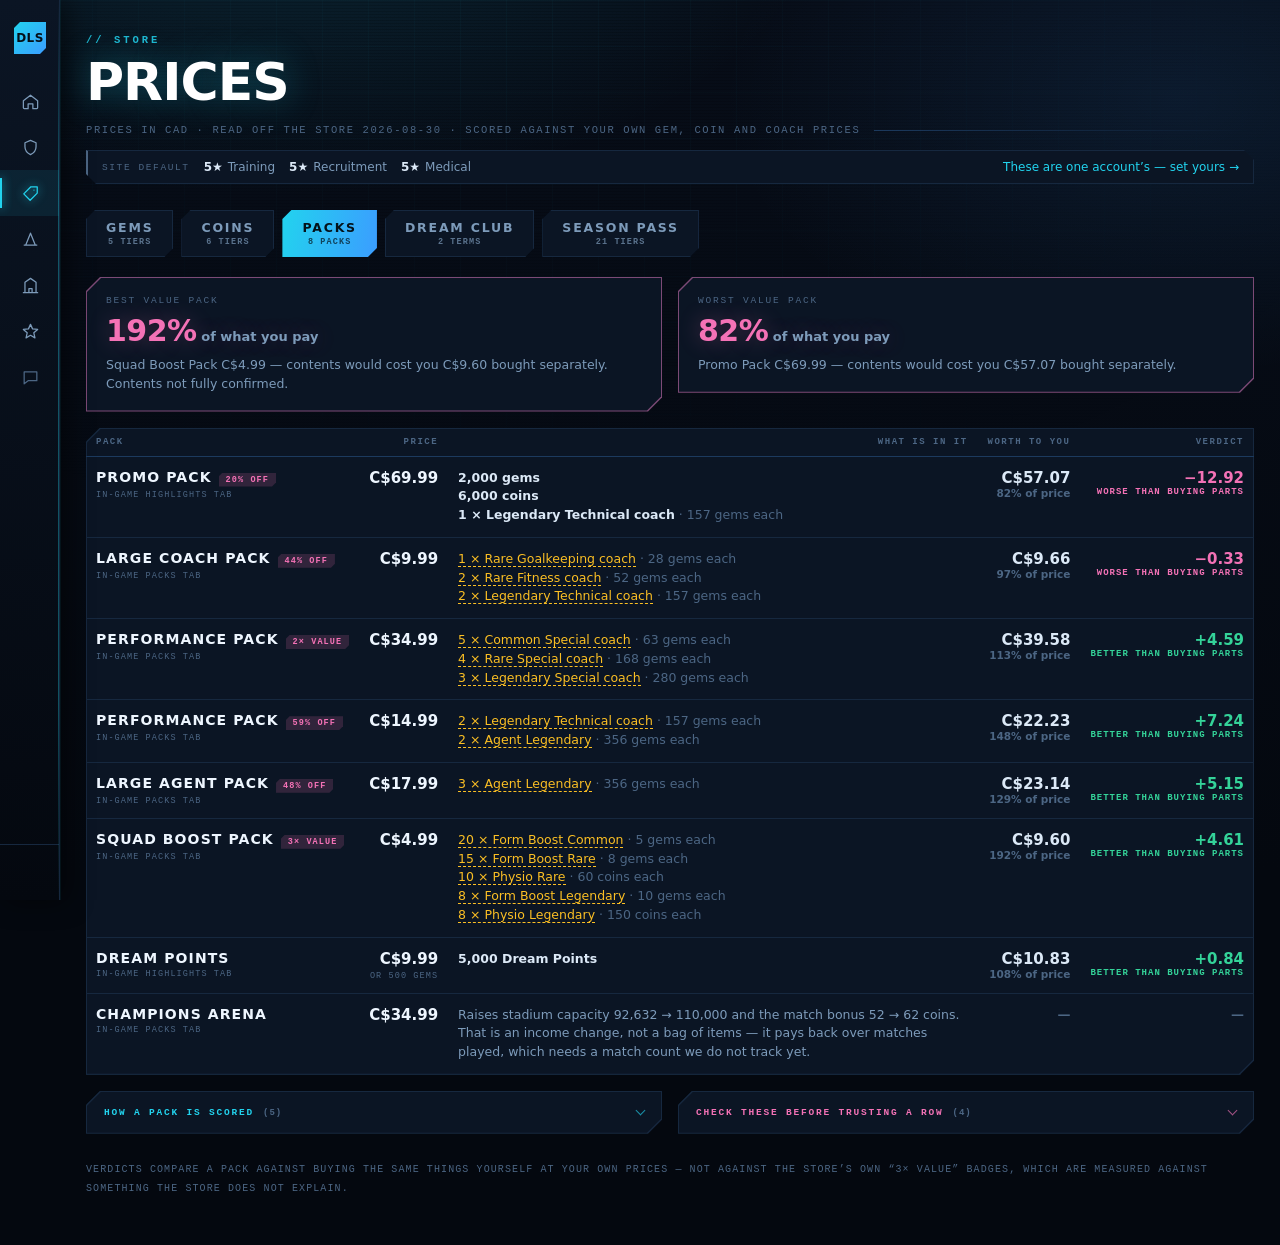
<file: packs.html>
<!DOCTYPE html>
<html lang="en">
<head>
<meta charset="UTF-8">
<!-- color-scheme, not a stylesheet: the whole site is near-black, and without it
     the no-JS fallback paints white — louder than the chrome flash we avoided by
     leaving shell.css out. viewport so that fallback is legible on a phone. -->
<meta name="viewport" content="width=device-width, initial-scale=1">
<meta name="color-scheme" content="dark">
<title>Packs · DLS</title>
<meta http-equiv="refresh" content="0; url=store.html#packs">
<link rel="canonical" href="store.html">
<script>location.replace('store.html#packs');</script>
<style>
  body { margin: 0; display: grid; place-items: center; min-height: 100vh;
         background: #0b0f14; color: #c9d4e0;
         font: 15px/1.6 ui-sans-serif, system-ui, -apple-system, sans-serif; }
  a { color: #22d3ee; }
</style>
</head>
<body>
<p>Packs moved into the Store. <a href="store.html#packs">Continue →</a></p>
</body>
</html>
</file>
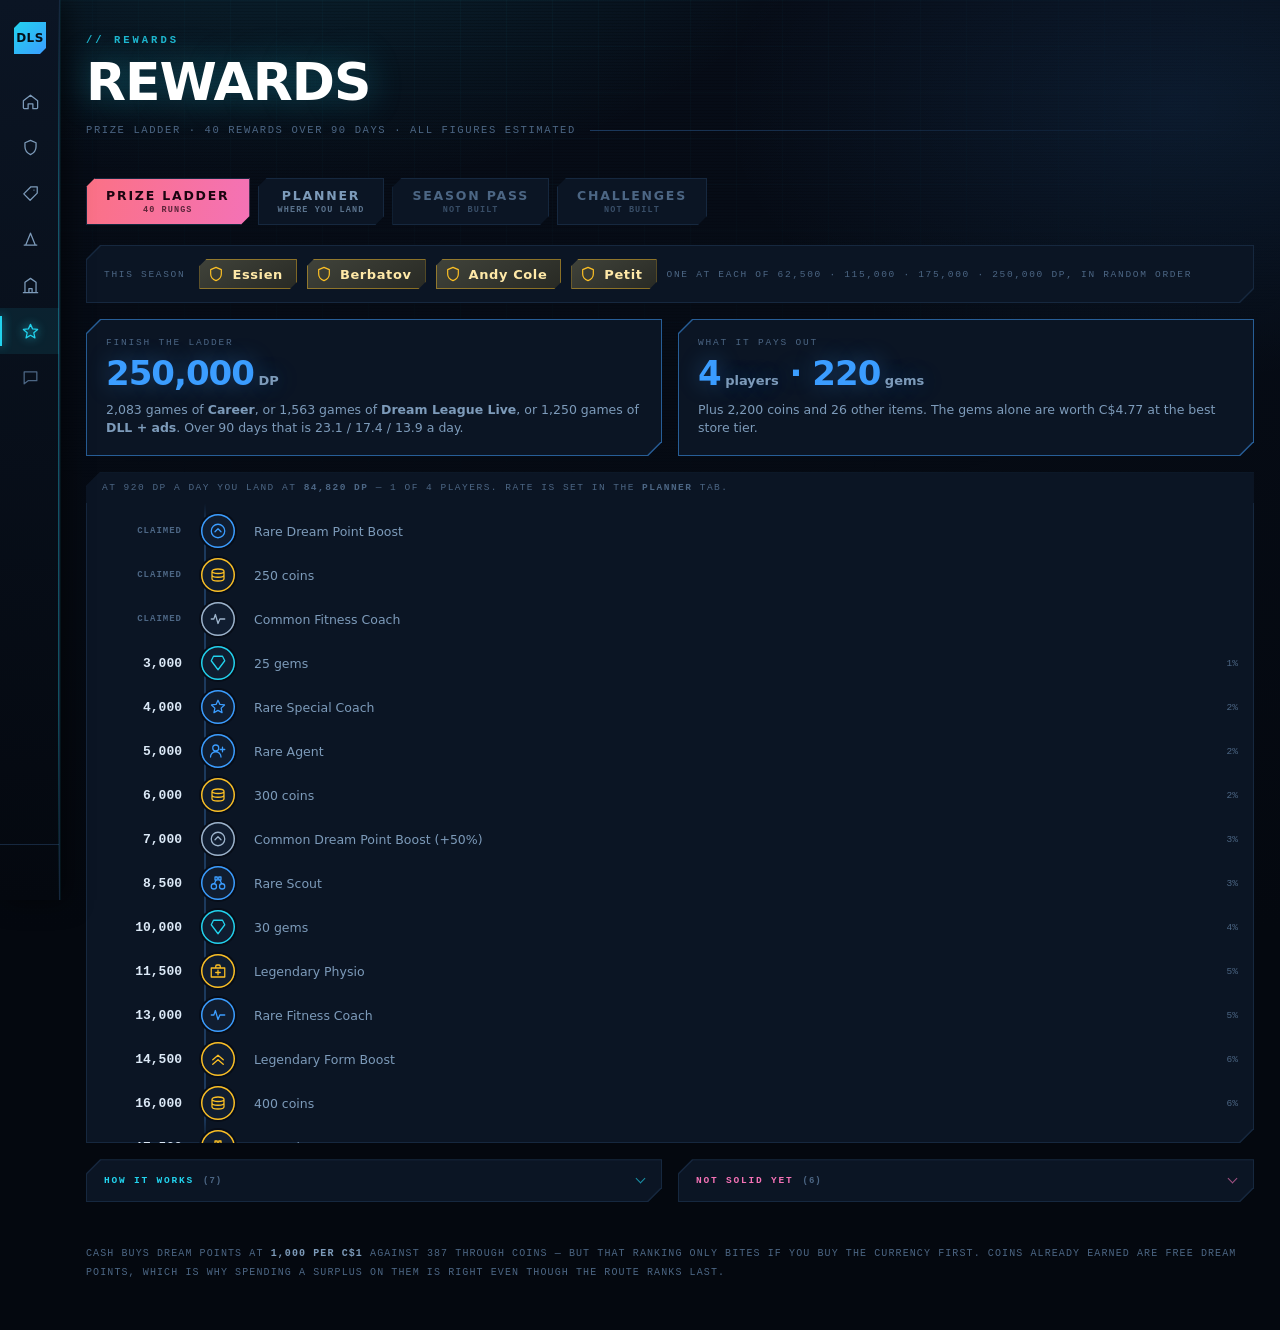
<file: rewards.html>
<!DOCTYPE html>
<html lang="en">
<head>
<meta charset="UTF-8">
<meta name="viewport" content="width=device-width, initial-scale=1.0">
<title>Rewards · DLS</title>
<meta name="theme-color" content="#04080f">

<link rel="stylesheet" href="assets/shell.css">
<style>
:root { color-scheme: dark; --accent: var(--dls-rose); }

.stack { display: grid; gap: 16px; }
.duo { display: grid; grid-template-columns: 1fr 1fr; gap: 16px; align-items: start; }
.duo > * { min-width: 0; }

/* --- Tabs ---------------------------------------------------------------- */

.tabs { display: flex; flex-wrap: wrap; gap: 8px; margin-bottom: 4px; }
.tab {
  padding: 10px 20px;
  clip-path: polygon(9px 0, 100% 0, 100% calc(100% - 9px), calc(100% - 9px) 100%, 0 100%, 0 9px);
  border: none;
  background: var(--dls-panel);
  box-shadow: inset 0 0 0 1px var(--dls-edge-soft);
  color: var(--dls-ink-dim);
  font-family: var(--dls-sans);
  font-size: 12.5px;
  font-weight: 800;
  letter-spacing: 1.8px;
  text-transform: uppercase;
  cursor: pointer;
  transition: color .14s, background .14s;
}
.tab:hover:not(:disabled) { color: var(--dls-ink); background: var(--dls-panel-lit); }
.tab.is-on { background: linear-gradient(100deg, var(--dls-rose), var(--dls-magenta)); color: #1b0510; }
.tab:disabled { color: var(--dls-ink-faint); cursor: not-allowed; }
.tab small {
  display: block;
  margin-top: 2px;
  font-family: var(--dls-mono);
  font-size: 8.5px;
  font-weight: 600;
  letter-spacing: 1.1px;
  opacity: .7;
}
.pane { display: none; }
.pane.is-on { display: grid; gap: 16px; }

/* --- Cards --------------------------------------------------------------- */

.card { padding: 18px 20px; background: color-mix(in srgb, var(--dls-blue) 46%, var(--dls-edge-soft)); }
.card__lab {
  font-family: var(--dls-mono);
  font-size: 9.5px;
  letter-spacing: 1.8px;
  text-transform: uppercase;
  color: var(--dls-ink-faint);
}
.card__big {
  margin-top: 8px;
  font-size: 34px;
  font-weight: 900;
  line-height: 1.05;
  letter-spacing: -1px;
  color: var(--dls-blue);
  text-shadow: 0 0 22px rgba(59, 157, 255, .35);
  font-variant-numeric: tabular-nums;
}
.card__big small { font-size: 13px; font-weight: 700; letter-spacing: 0; color: var(--dls-ink-dim); }
.card__sub { margin-top: 9px; font-size: 12.5px; line-height: 1.5; color: var(--dls-ink-dim); }

/* --- This season's four --------------------------------------------------- */

.squad-strip { display: flex; flex-wrap: wrap; align-items: center; gap: 10px; padding: 14px 18px; }
.squad-strip__lab {
  margin-right: 4px;
  font-family: var(--dls-mono);
  font-size: 9.5px;
  letter-spacing: 1.7px;
  text-transform: uppercase;
  color: var(--dls-ink-faint);
}
.plyr {
  display: inline-flex;
  align-items: center;
  gap: 8px;
  padding: 7px 14px 7px 9px;
  clip-path: polygon(7px 0, 100% 0, 100% calc(100% - 7px), calc(100% - 7px) 100%, 0 100%, 0 7px);
  background: linear-gradient(150deg, rgba(253, 230, 138, .22), rgba(251, 191, 36, .12));
  box-shadow: inset 0 0 0 1px rgba(251, 191, 36, .45);
  font-size: 13px;
  font-weight: 800;
  letter-spacing: .6px;
  color: #ffe9a8;
}
.plyr svg { width: 16px; height: 16px; fill: none; stroke: var(--dls-amber); stroke-width: 1.8; stroke-linejoin: round; }
.plyr em { font-style: normal; font-family: var(--dls-mono); font-size: 9px; letter-spacing: 1px; color: var(--dls-ink-faint); }

/* --- Routes and boosts --------------------------------------------------- */

.rows { display: grid; gap: 1px; background: var(--dls-edge-soft); }
.row {
  display: grid;
  grid-template-columns: 1fr auto auto;
  gap: 14px;
  align-items: baseline;
  padding: 11px 16px;
  background: var(--dls-panel);
}
.row b { font-size: 13px; font-weight: 700; color: var(--dls-ink); }
.row span { font-family: var(--dls-mono); font-size: 11px; color: var(--dls-ink-faint); white-space: nowrap; }
.row em {
  font-style: normal;
  font-size: 16px;
  font-weight: 900;
  color: var(--dls-blue);
  font-variant-numeric: tabular-nums;
  white-space: nowrap;
}
.row--best { background: rgba(52, 211, 153, .08); }
.row--best em { color: var(--dls-mint); }
.row--free { background: rgba(59, 157, 255, .07); }
.rows__cap {
  padding: 10px 16px;
  background: var(--dls-panel);
  font-family: var(--dls-mono);
  font-size: 9.5px;
  letter-spacing: 1.5px;
  text-transform: uppercase;
  color: var(--dls-ink-faint);
}

/* --- Planner ------------------------------------------------------------- */

.plan { padding: 16px 18px; }
.plan__lab {
  font-family: var(--dls-mono);
  font-size: 9.5px;
  letter-spacing: 1.6px;
  text-transform: uppercase;
  color: var(--dls-ink-faint);
}
.plan__row { display: flex; align-items: center; gap: 10px; flex-wrap: wrap; margin-top: 12px; }
.plan input {
  width: 108px;
  padding: 9px 12px;
  clip-path: polygon(7px 0, 100% 0, 100% calc(100% - 7px), calc(100% - 7px) 100%, 0 100%, 0 7px);
  border: none;
  background: var(--dls-panel-lit);
  box-shadow: inset 0 0 0 1px var(--dls-edge);
  color: var(--dls-ink);
  font-family: var(--dls-mono);
  font-size: 15px;
  font-weight: 700;
}
.plan input:focus { outline: none; box-shadow: inset 0 0 0 1px var(--dls-blue); }
.plan__unit { font-family: var(--dls-mono); font-size: 11px; letter-spacing: 1.3px; text-transform: uppercase; color: var(--dls-ink-faint); }
.plan__out { margin-top: 14px; font-size: 13.5px; line-height: 1.65; color: var(--dls-ink-dim); }
.plan__out b { color: #eef6ff; font-weight: 800; }
.plan__out em { font-style: normal; font-weight: 800; }
.plan__out .ok { color: var(--dls-mint); }
.plan__out .no { color: var(--dls-magenta); }

.modes { display: inline-flex; gap: 6px; flex-wrap: wrap; }
.mode {
  padding: 7px 13px;
  clip-path: polygon(6px 0, 100% 0, 100% calc(100% - 6px), calc(100% - 6px) 100%, 0 100%, 0 6px);
  border: none;
  background: var(--dls-panel-lit);
  box-shadow: inset 0 0 0 1px var(--dls-edge);
  color: var(--dls-ink-dim);
  font-family: var(--dls-sans);
  font-size: 11.5px;
  font-weight: 800;
  letter-spacing: 1.1px;
  text-transform: uppercase;
  cursor: pointer;
}
.mode:hover { color: var(--dls-ink); }
.mode.is-on { background: var(--dls-blue); color: #04121a; box-shadow: none; }

.boostin { display: inline-flex; align-items: center; gap: 7px; }
.boostin em {
  font-style: normal;
  font-family: var(--dls-mono);
  font-size: 9.5px;
  letter-spacing: 1.1px;
  text-transform: uppercase;
  color: var(--dls-ink-faint);
}
.boostin input { width: 62px; }

.buy { display: grid; grid-template-columns: repeat(3, 1fr); gap: 1px; background: var(--dls-edge-soft); }
.buy > div { padding: 14px 16px; background: var(--dls-panel); }
.buy__cur {
  font-family: var(--dls-mono);
  font-size: 9.5px;
  letter-spacing: 1.6px;
  text-transform: uppercase;
  color: var(--dls-ink-faint);
}
.buy__cost {
  margin-top: 7px;
  font-size: 24px;
  font-weight: 900;
  line-height: 1;
  color: var(--dls-ink);
  font-variant-numeric: tabular-nums;
}
.buy__sub { margin-top: 7px; font-size: 11.5px; line-height: 1.5; color: var(--dls-ink-faint); }
.buy--free .buy__cost { color: var(--dls-mint); }
.buy--cheap .buy__cost { color: var(--dls-blue); }
@media (max-width: 700px) { .buy { grid-template-columns: 1fr; } }

.io { display: flex; flex-wrap: wrap; gap: 10px 22px; margin-top: 12px; }
.io label { display: inline-flex; align-items: center; gap: 8px; }
.io em {
  font-style: normal;
  font-family: var(--dls-mono);
  font-size: 9.5px;
  letter-spacing: 1.3px;
  text-transform: uppercase;
  color: var(--dls-ink-faint);
}
.io span { font-family: var(--dls-mono); font-size: 10px; letter-spacing: .8px; color: var(--dls-ink-faint); }
.io input { width: 74px; }
.io--derived input { width: 92px; box-shadow: inset 0 0 0 1px var(--dls-blue); color: var(--dls-blue); }

/* The answer people actually want: not "how many games to finish" but "what
   do I walk away with". A rate estimate 10% out moves this by a rung, where
   it would make a games-to-finish figure meaningless. */
.landing {
  margin-top: 16px;
  padding: 16px 18px;
  clip-path: polygon(10px 0, 100% 0, 100% calc(100% - 10px), calc(100% - 10px) 100%, 0 100%, 0 10px);
  background: linear-gradient(120deg, rgba(59, 157, 255, .16), rgba(34, 211, 238, .07));
}
.landing__big {
  font-size: 26px;
  font-weight: 900;
  line-height: 1.15;
  letter-spacing: -.4px;
  color: #fff;
}
.landing__big b { color: var(--dls-amber); }
.landing__sub { margin-top: 8px; font-size: 12.5px; line-height: 1.6; color: var(--dls-ink-dim); }
.landing__sub b { color: #eef6ff; font-weight: 800; }

.buy { display: grid; grid-template-columns: repeat(3, 1fr); gap: 1px; background: var(--dls-edge-soft); }
.buy > div { padding: 14px 16px; background: var(--dls-panel); }
.buy__cur { font-family: var(--dls-mono); font-size: 9.5px; letter-spacing: 1.6px; text-transform: uppercase; color: var(--dls-ink-faint); }
.buy__cost { margin-top: 7px; font-size: 24px; font-weight: 900; line-height: 1; color: var(--dls-ink); font-variant-numeric: tabular-nums; }
.buy__sub { margin-top: 7px; font-size: 11.5px; line-height: 1.5; color: var(--dls-ink-faint); }
.buy--free .buy__cost { color: var(--dls-mint); }
.buy--cheap .buy__cost { color: var(--dls-blue); }
@media (max-width: 700px) { .buy { grid-template-columns: 1fr; } }

/* --- The ladder, drawn ---------------------------------------------------- */

.track { position: relative; padding: 6px 0; max-height: 640px; overflow-y: auto; }
/* The spine the nodes sit on, mirroring the connecting line in game. */
.track::before {
  content: '';
  position: absolute;
  left: 118px;
  top: 0;
  bottom: 0;
  width: 2px;
  background: linear-gradient(180deg, transparent, var(--dls-edge) 4%, var(--dls-edge) 96%, transparent);
}
.rung {
  position: relative;
  display: grid;
  grid-template-columns: 96px 44px 1fr auto;
  gap: 14px;
  align-items: center;
  padding: 5px 16px 5px 0;
}
.rung__dp {
  text-align: right;
  font-family: var(--dls-mono);
  font-size: 13px;
  font-weight: 700;
  color: var(--dls-ink);
  font-variant-numeric: tabular-nums;
}
.rung__dp.none { font-size: 9px; letter-spacing: 1px; text-transform: uppercase; color: var(--dls-ink-faint); }
.rung__node {
  position: relative;
  z-index: 1;
  display: grid;
  place-items: center;
  width: 34px;
  height: 34px;
  justify-self: center;
  border-radius: 50%;
  background: var(--dls-panel-lit);
  box-shadow: 0 0 0 2px var(--dls-ground), inset 0 0 0 1.5px var(--rar, #9db4cc);
  color: var(--rar, #9db4cc);
}
.rung__node svg { width: 18px; height: 18px; fill: none; stroke: currentColor; stroke-width: 1.7; stroke-linecap: round; stroke-linejoin: round; }
.rung__name { font-size: 12.5px; color: var(--dls-ink-dim); }
.rung__pct { font-family: var(--dls-mono); font-size: 9.5px; color: var(--dls-ink-faint); }

.rung--common { --rar: #9db4cc; }
.rung--rare { --rar: var(--dls-blue); }
.rung--legendary { --rar: var(--dls-amber); }
.rung--gems { --rar: var(--dls-cyan); }
.rung--coins { --rar: var(--dls-amber); }

/* Player rungs are the only reason anyone climbs, so they get the weight. */
.rung--player { padding-top: 10px; padding-bottom: 10px; }
.rung--player .rung__node {
  width: 44px;
  height: 44px;
  background: linear-gradient(160deg, #fde68a, var(--dls-amber));
  color: #3a2600;
  box-shadow: 0 0 0 2px var(--dls-ground), 0 0 20px rgba(251, 191, 36, .45);
}
.rung--player .rung__node svg { width: 22px; height: 22px; stroke-width: 1.9; }
.rung--player .rung__name {
  font-size: 14px;
  font-weight: 900;
  letter-spacing: 1.4px;
  text-transform: uppercase;
  color: #fff;
}
.rung--player .rung__dp { color: var(--dls-amber); font-size: 14px; }

.rung--far { opacity: .34; }
.here {
  position: relative;
  display: grid;
  grid-template-columns: 96px 1fr;
  gap: 14px;
  align-items: center;
  margin: 8px 16px 8px 0;
}
.here em {
  justify-self: end;
  font-style: normal;
  font-family: var(--dls-mono);
  font-size: 9.5px;
  letter-spacing: 1.2px;
  text-transform: uppercase;
  color: var(--dls-blue);
}
.here i {
  display: block;
  height: 2px;
  background: linear-gradient(90deg, var(--dls-blue), transparent);
  box-shadow: 0 0 10px rgba(59, 157, 255, .7);
}
@media (max-width: 900px) { .here { grid-template-columns: 56px 1fr; } }

/* --- Prose --------------------------------------------------------------- */

.block { padding: 16px 18px; }
/* These blocks hold the longest prose on the page and the part nobody reads
   twice, so they are <details> and start closed. The heading still carries the
   warning — "not solid yet" is itself the caveat — and the count beside it says
   how much is folded away, so collapsing hides the words without hiding the
   fact that there are words. */
.block > summary {
  margin: 0;
  display: flex;
  align-items: baseline;
  gap: 9px;
  cursor: pointer;
  list-style: none;                 /* Firefox and Chrome */
  font-family: var(--dls-mono);
  font-size: 9.5px;
  font-weight: 600;
  letter-spacing: 1.8px;
  text-transform: uppercase;
  -webkit-user-select: none;        /* a summary is for clicking, not selecting */
  user-select: none;
}
.block > summary::-webkit-details-marker { display: none; }   /* Safari before 17 */
.block > summary:hover { filter: brightness(1.3); }
.block > summary:focus-visible { outline: 1px solid currentColor; outline-offset: 3px; }
.block--how > summary { color: var(--dls-cyan); }
.block--gaps > summary { color: var(--dls-magenta); }
.block__n { font-size: 9px; letter-spacing: 1px; color: var(--dls-ink-faint); }
/* A chevron built from borders rather than a glyph, so it cannot pick up an
   emoji font on one platform and a box on another. */
.block > summary::after {
  content: "";
  margin-left: auto;
  align-self: center;
  width: 6px; height: 6px;
  border-right: 1.5px solid currentColor;
  border-bottom: 1.5px solid currentColor;
  transform: translateY(-2px) rotate(45deg);
  transition: transform .15s;
  opacity: .65;
}
.block[open] > summary::after { transform: translateY(1px) rotate(225deg); }
.block ul { margin: 12px 0 0; padding-left: 18px; }
.block li { margin-bottom: 9px; font-size: 12.5px; line-height: 1.55; color: var(--dls-ink-dim); }
.block li:last-child { margin-bottom: 0; }
.block li b { color: #eef6ff; font-weight: 700; }
.block li em {
  display: block;
  margin-top: 3px;
  font-style: normal;
  font-family: var(--dls-mono);
  font-size: 9px;
  letter-spacing: 1.1px;
  text-transform: uppercase;
  color: var(--dls-ink-faint);
}

.stub { padding: 40px 18px; text-align: center; }
.stub p { margin: 0; font-size: 13px; color: var(--dls-ink-faint); }

@media (max-width: 900px) {
  .duo { grid-template-columns: 1fr; }
  .track::before { left: 78px; }
  .rung { grid-template-columns: 56px 40px 1fr; padding-right: 8px; }
  .rung__pct { display: none; }
}
</style>
</head>

<body data-dls-page="rewards" data-dls-skin="hud">

<div class="wrap stack">

  <header class="head">
    <p class="eyebrow">// Rewards</p>
    <h1>Rewards</h1>
    <p class="rule" id="head-rule">—</p>
  </header>

  <nav class="tabs" id="tabs">
    <button class="tab is-on" data-tab="ladder">Prize Ladder<small id="tab-ladder-sub">—</small></button>
    <button class="tab" data-tab="planner">Planner<small>where you land</small></button>
    <button class="tab" data-tab="pass" disabled>Season Pass<small>not built</small></button>
    <button class="tab" data-tab="challenges" disabled>Challenges<small>not built</small></button>
  </nav>

  <!-- ================= THE LADDER ITSELF ================= -->
  <section class="pane is-on" id="pane-ladder">

    <div class="dls-panel squad-strip" id="season"></div>

    <div class="duo">
      <div class="dls-panel card">
        <div class="card__lab">Finish the ladder</div>
        <div class="card__big" id="target">—</div>
        <div class="card__sub" id="target-sub"></div>
      </div>
      <div class="dls-panel card">
        <div class="card__lab">What it pays out</div>
        <div class="card__big" id="payout">—</div>
        <div class="card__sub" id="payout-sub"></div>
      </div>
    </div>

    <div class="dls-panel">
      <div class="rows__cap" id="track-cap">—</div>
      <div class="track" id="track"></div>
    </div>

    <div class="duo">
      <details class="dls-panel block block--how">
        <summary>How it works</summary>
        <ul id="how"></ul>
      </details>
      <details class="dls-panel block block--gaps">
        <summary>Not solid yet</summary>
        <ul id="gaps"></ul>
      </details>
    </div>
  </section>

  <!-- ================= PLANNER ================= -->
  <section class="pane" id="pane-planner">

    <div class="dls-panel plan">
      <div class="plan__lab">Where will I land? — a rough estimate</div>

      <div class="io">
        <label><em>Career</em><input id="c-games" type="number" min="0" step="1" value="6" inputmode="numeric"><span>games a day ×</span><input id="c-rate" type="number" min="1" step="10" value="120" inputmode="numeric"><span>DP</span></label>
        <label><em>DLL</em><input id="d-games" type="number" min="0" step="1" value="1" inputmode="numeric"><span>games a day ×</span><input id="d-rate" type="number" min="1" step="10" value="200" inputmode="numeric"><span>DP</span></label>
        <label class="io--derived"><em>So, a day</em><input id="daily" type="number" min="0" step="10" inputmode="numeric"><span>DP — or type your own if you have measured it</span></label>
      </div>

      <div class="io">
        <label><em>I have</em><input id="have-dp" type="number" min="0" step="500" value="2020" inputmode="numeric"><span>DP</span></label>
        <label><em>Days left</em><input id="days" type="number" min="1" step="1" value="90" inputmode="numeric"><span>of the season</span></label>
        <label><em>Boosts</em>
          <input id="b-common" type="number" min="0" step="1" value="0" inputmode="numeric"><span>C</span>
          <input id="b-rare" type="number" min="0" step="1" value="0" inputmode="numeric"><span>R</span>
          <input id="b-legendary" type="number" min="0" step="1" value="0" inputmode="numeric"><span>L</span>
        </label>
      </div>

      <div class="landing" id="landing"></div>
      <div class="plan__out" id="plan-out"></div>
    </div>

    <div class="dls-panel">
      <div class="rows__cap" id="buy-cap">Or buy what is left</div>
      <div class="buy" id="buy"></div>
    </div>

    <div class="dls-panel">
      <div class="rows" id="routes"></div>
    </div>

    <div class="dls-panel">
      <div class="rows" id="boosts"></div>
    </div>
  </section>

  <section class="pane" id="pane-pass">
    <div class="dls-panel stub"><p>Season pass tiers, the premium multipliers and the progress bank are not built yet.</p></div>
  </section>

  <section class="pane" id="pane-challenges">
    <div class="dls-panel stub"><p>Daily, weekly, career and Dream League Live challenges are not built yet.</p></div>
  </section>

  <p class="note" id="foot"></p>

</div>

<script src="data/ladder.js"></script>
<script src="data/store.js"></script>
<script src="assets/shell.js" defer></script>
<script>
/* Everything is derived from data/ladder.js, priced through the best gem and
   coin tiers in data/store.js. Nothing here is a published figure: the per-game
   rates are averages Francisco gave, so every output is an estimate and the
   page says so rather than implying precision it does not have. */

var money = function (n) { return 'C$' + n.toFixed(2); };
var num = function (n) { return Math.round(n).toLocaleString('en-CA'); };

var GEM_RATE = Math.max.apply(null, GEM_PACKS.map(function (p) { return p.gems / p.price; }));
var COIN_RATE = Math.max.apply(null, COIN_PACKS.map(function (p) { return (p.base + p.bonus) / p.price; }));

function offerCad(o) {
  return o.currency === 'cad' ? o.cost
       : o.currency === 'gems' ? o.cost / GEM_RATE
       : o.cost / COIN_RATE;
}

/* Icons echo the badges the game puts on each rung, so the ladder can be read
   at a glance the way it is in game rather than as a list of words. */
var ICONS = {
  player: 'M12 2l8 3.5v6.5c0 4.6-3.4 8.3-8 10-4.6-1.7-8-5.4-8-10V5.5z',
  gems: 'M6 3h12l3 6-9 12L3 9z',
  coins: 'M4 7c0-1.66 3.58-3 8-3s8 1.34 8 3-3.58 3-8 3-8-1.34-8-3zM4 7v5c0 1.66 3.58 3 8 3s8-1.34 8-3V7M4 12v5c0 1.66 3.58 3 8 3s8-1.34 8-3v-5',
  fitness: 'M3 12h3.5l2-6 3.5 12 2.5-6H21',
  technical: 'M12 4l6 14H6zM3 20h18',
  goalkeeping: 'M8 21v-9M8 12V6a2 2 0 0 1 4 0v4M12 10V4.5a1.75 1.75 0 0 1 3.5 0V10M15.5 10V7a1.75 1.75 0 0 1 3.5 0v7a7 7 0 0 1-7 7H8',
  special: 'M12 3l2.6 5.6 6.1.7-4.5 4.2 1.2 6-5.4-3-5.4 3 1.2-6L3.3 9.3l6.1-.7z',
  scout: 'M8 4h3v4H8zM13 4h3v4h-3zM6.5 20a3.5 3.5 0 1 0 0-7 3.5 3.5 0 0 0 0 7zM17.5 20a3.5 3.5 0 1 0 0-7 3.5 3.5 0 0 0 0 7zM9.5 8L7 13M14.5 8l2.5 5',
  agent: 'M9 12a4 4 0 1 0 0-8 4 4 0 0 0 0 8zM2 20a7 7 0 0 1 14 0M18 7v6M15 10h6',
  physio: 'M3 8h18v12H3zM9 8V5.5A1.5 1.5 0 0 1 10.5 4h3A1.5 1.5 0 0 1 15 5.5V8M12 11v6M9 14h6',
  form: 'M5 13l7-6 7 6M5 19l7-6 7 6',
  dpboost: 'M12 3a9 9 0 1 1 0 18 9 9 0 0 1 0-18zM8 13l4-4 4 4'
};
function icon(name) {
  return '<svg viewBox="0 0 24 24" aria-hidden="true"><path d="' + (ICONS[name] || ICONS.coins) + '"/></svg>';
}

/* --- Tabs ----------------------------------------------------------------- */

function showTab(name) {
  var found = false;
  document.querySelectorAll('.tab').forEach(function (b) {
    var on = b.dataset.tab === name && !b.disabled;
    b.classList.toggle('is-on', on);
    if (on) found = true;
  });
  if (!found) return showTab('ladder');
  document.querySelectorAll('.pane').forEach(function (p) {
    p.classList.toggle('is-on', p.id === 'pane-' + name);
  });
  if (location.hash.slice(1) !== name) history.replaceState(null, '', '#' + name);
}
document.getElementById('tabs').addEventListener('click', function (e) {
  var b = e.target.closest('.tab');
  if (b && !b.disabled) showTab(b.dataset.tab);
});
window.addEventListener('hashchange', function () { showTab(location.hash.slice(1) || 'ladder'); });

(function () {
  var career = DP_RATES.find(function (r) { return r.id === 'career'; });

  document.getElementById('head-rule').textContent =
    LADDER_EVENT + ' · ' + LADDER.length + ' rewards over ' + LADDER_DAYS + ' days · all figures estimated';
  document.getElementById('tab-ladder-sub').textContent = LADDER.length + ' rungs';

  /* --- this season's four ---
     Deliberately NOT paired one-to-one with the rungs: which player lands on
     which threshold is random, so lining them up would invent a mapping the
     game does not have. */
  var playerRungs = LADDER.filter(function (r) { return r.icon === 'player'; });
  document.getElementById('season').innerHTML =
    '<span class="squad-strip__lab">This season</span>'
    + LADDER_SEASON.players.map(function (nm) {
        return '<span class="plyr">' + icon('player') + nm + '</span>';
      }).join('')
    + '<span class="squad-strip__lab">one at each of '
    + playerRungs.map(function (r) { return num(r.dp); }).join(' · ')
    + ' DP, in random order</span>';

  /* --- headline: the mode choice is the biggest lever, so it leads --- */
  document.getElementById('target').innerHTML = num(LADDER_TARGET) + '<small> DP</small>';
  document.getElementById('target-sub').innerHTML =
    DP_RATES.map(function (r) {
      return num(LADDER_TARGET / r.dp) + ' games of <b>' + r.label + '</b>';
    }).join(', or ')
    + '. Over ' + LADDER_DAYS + ' days that is '
    + DP_RATES.map(function (r) { return (LADDER_TARGET / r.dp / LADDER_DAYS).toFixed(1); }).join(' / ')
    + ' a day.';

  var gems = LADDER.filter(function (r) { return r.icon === 'gems'; }).reduce(function (a, r) { return a + r.n; }, 0);
  var coins = LADDER.filter(function (r) { return r.icon === 'coins'; }).reduce(function (a, r) { return a + r.n; }, 0);

  document.getElementById('payout').innerHTML =
    playerRungs.length + '<small> players</small> · ' + gems + '<small> gems</small>';
  document.getElementById('payout-sub').textContent =
    'Plus ' + num(coins) + ' coins and '
    + LADDER.filter(function (r) { return ['player', 'gems', 'coins'].indexOf(r.icon) < 0; }).length
    + ' other items. The gems alone are worth ' + money(gems / GEM_RATE) + ' at the best store tier.';

  /* --- what a Dream Point costs --- */
  var routes = DP_OFFERS.map(function (o) {
    return { o: o, cad: offerCad(o), per: o.dp / offerCad(o) };
  }).sort(function (a, b) { return b.per - a.per; });

  document.getElementById('routes').innerHTML =
    '<div class="rows__cap">What a Dream Point costs</div>'
    + DP_RATES.map(function (r) {
        return '<div class="row row--free"><b>' + r.label + '</b><span>' + r.note + '</span>'
          + '<em>' + r.dp + ' DP a game</em></div>';
      }).join('')
    + routes.map(function (r) {
        var cur = r.o.currency === 'cad' ? 'cash' : r.o.currency;
        var cls = r === routes[0] ? ' row--best' : '';
        return '<div class="row' + cls + '">'
          + '<b>' + num(r.o.dp) + ' DP for ' + (r.o.currency === 'cad' ? money(r.o.cost) : num(r.o.cost) + ' ' + cur) + '</b>'
          + '<span>' + money(r.cad) + ' of value</span>'
          + '<em>' + num(r.per) + ' DP / C$1</em></div>';
      }).join('');

  /* --- planner ----------------------------------------------------------
     Two modes in, because nobody is purely one or the other, and the answer
     out is a landing spot rather than a games-to-finish figure: at these
     rates finishing wants 23 Career games a day, which is not a plan anyone
     follows. Where you actually land survives a 10% error in the rate; a
     precise-looking games total does not. */

  var el = function (id) { return document.getElementById(id); };
  var val = function (id, min) { return Math.max(min === undefined ? 0 : min, parseInt(el(id).value, 10) || 0); };

  function boostsHeld() {
    return DP_BOOSTS.reduce(function (a, b) {
      return a + val('b-' + b.rarity.toLowerCase()) * boostWorth(b);
    }, 0);
  }

  /* Points sell in fixed blocks, so a gap always rounds UP to a whole block —
     quoting the exact gap would price a purchase the store will not make. */
  function buyGap(gap) {
    return DP_BUY.map(function (b) {
      var blocks = Math.ceil(gap / b.dpBlock);
      var cost = blocks * b.costBlock;
      var got = blocks * b.dpBlock;
      return {
        b: b, blocks: blocks, cost: cost, got: got, spare: got - gap,
        cad: b.currency === 'cad' ? cost : b.currency === 'gems' ? cost / GEM_RATE : cost / COIN_RATE
      };
    });
  }

  /* Typing in the daily field wins until a game count is touched again. */
  var dailyTyped = false;
  el('daily').addEventListener('input', function () { dailyTyped = true; run(); });

  function run() {
    var cg = val('c-games'), cr = val('c-rate', 1) || 120;
    var dg = val('d-games'), dr = val('d-rate', 1) || 200;
    var computed = cg * cr + dg * dr;
    if (!dailyTyped) el('daily').value = computed;
    var daily = val('daily');

    var days = val('days', 1) || 1;
    var have = val('have-dp');
    var fromBoosts = boostsHeld();

    var landed = Math.min(LADDER_TARGET, have + fromBoosts + daily * days);
    var gapToFinish = LADDER_TARGET - have - fromBoosts;

    /* Fixed figures: the percentage is off a flat 120, not off your mode. */
    el('boosts').innerHTML =
      '<div class="rows__cap">Dream Point boosts — a set number of games, and the % comes off a flat '
      + BOOST_BASE_DP + ' DP whatever mode you play</div>'
      + DP_BOOSTS.map(function (b) {
          return '<div class="row"><b>' + b.rarity + ' · +' + b.pct + '%</b>'
            + '<span>' + b.games + ' games × +' + (BOOST_BASE_DP * b.pct / 100) + ' DP</span>'
            + '<em>+' + num(boostWorth(b)) + ' DP</em></div>';
        }).join('');

    /* --- where you land --- */
    var reachedPlayers = playerRungs.filter(function (r) { return r.dp <= landed; });
    var nextPlayer = playerRungs.find(function (r) { return r.dp > landed; });
    var allRungs = LADDER.filter(function (r) { return r.dp != null; });
    var reachedRungs = allRungs.filter(function (r) { return r.dp <= landed; });

    var big = daily === 0
      ? 'Not playing, so you stay at <b>' + num(have + fromBoosts) + ' DP</b>.'
      : 'In ' + days + ' days you reach about <b>' + num(landed) + ' DP</b> — '
        + '<b>' + reachedPlayers.length + ' of ' + playerRungs.length + '</b> players.';

    var sub = reachedRungs.length + ' of ' + allRungs.length + ' rungs cleared at '
      + num(daily) + ' DP a day.';

    if (nextPlayer) {
      var needDaily = (nextPlayer.dp - have - fromBoosts) / days;
      var extra = Math.max(0, needDaily - daily);
      sub += ' The next player sits at <b>' + num(nextPlayer.dp) + '</b>, '
        + num(nextPlayer.dp - landed) + ' further on'
        + (extra > 0
            ? ' — <b>' + num(extra) + ' more DP a day</b> would reach it, about '
              + Math.ceil(extra / cr) + ' more Career games or ' + Math.ceil(extra / dr) + ' more DLL.'
            : '.');
    } else {
      sub += ' That is the whole ladder — all four players.';
    }

    el('landing').innerHTML = '<div class="landing__big">' + big + '</div>'
      + '<div class="landing__sub">' + sub + '</div>';

    el('plan-out').innerHTML =
      (gapToFinish > 0
        ? 'Buying the lot instead of playing at all would be <b>' + num(gapToFinish) + ' DP</b> — '
          + num(Math.ceil(gapToFinish / cr)) + ' Career games or ' + num(Math.ceil(gapToFinish / dr))
          + ' DLL games if you played it out, against the ' + days + ' days you have left.'
        : 'Nothing left to earn.')
      + '<br>Per-game rates are averages, not published numbers. If you want a real one, note your DP '
      + 'today and again tomorrow — the difference beats every estimate on this page.';

    /* --- buy the rest --- */
    /* Priced against what playing LEAVES you short, not the whole remainder —
       otherwise none of these figures move when the play rate changes, which
       is exactly the bug this replaces. */
    var shortAfterPlay = LADDER_TARGET - landed;
    if (shortAfterPlay <= 0) {
      el('buy-cap').innerHTML = 'Playing at that rate finishes it — <b>nothing left to buy</b>';
      el('buy').innerHTML = '';
    } else {
      var opts = buyGap(shortAfterPlay);
      var cheapest = opts.reduce(function (a, b) { return b.cad < a.cad ? b : a; });
      el('buy-cap').innerHTML = 'Play at that rate and you are still <b>' + num(shortAfterPlay)
        + ' DP</b> short — covering it costs, in whole blocks';
      el('buy').innerHTML = opts.map(function (o) {
        var isCoins = o.b.currency === 'coins';
        var cls = isCoins ? ' buy--free' : (o === cheapest ? ' buy--cheap' : '');
        return '<div class="' + cls.trim() + '">'
          + '<div class="buy__cur">' + (o.b.currency === 'cad' ? 'Cash' : o.b.currency) + '</div>'
          + '<div class="buy__cost">' + (o.b.currency === 'cad' ? money(o.cost) : num(o.cost) + ' ' + o.b.unit) + '</div>'
          + '<div class="buy__sub">' + o.blocks + ' × ' + num(o.b.dpBlock) + ' DP block'
          + (o.blocks === 1 ? '' : 's') + ' → ' + num(o.got) + ' DP'
          + (o.spare > 0 ? ', ' + num(o.spare) + ' spare' : '')
          + '<br>' + (isCoins
              ? 'Free if the coins were earned; ' + money(o.cad) + ' if you had to buy them.'
              : 'Worth ' + money(o.cad) + (o === cheapest ? ' — cheapest in real money.' : '.'))
          + '</div></div>';
      }).join('');
    }

    el('track-cap').innerHTML = daily === 0
      ? 'Set a play rate in the <b>Planner</b> tab to see how far you get'
      : 'At ' + num(daily) + ' DP a day you land at <b>' + num(landed) + ' DP</b> — '
        + reachedPlayers.length + ' of ' + playerRungs.length
        + ' players. Rate is set in the <b>Planner</b> tab.';

    drawTrack(landed);
  }

  /* --- the ladder, drawn, with a line where you land --- */
  function drawTrack(landed) {
    var marked = false;
    el('track').innerHTML = LADDER.map(function (r) {
      var mod = r.icon === 'player' ? 'player'
              : r.icon === 'gems' ? 'gems'
              : r.icon === 'coins' ? 'coins'
              : (r.rar || 'common');
      var far = r.dp != null && r.dp > landed;
      var marker = '';
      if (far && !marked) {
        marked = true;
        marker = '<div class="here"><em>' + num(landed) + ' DP</em><i></i></div>';
      }
      return marker + '<div class="rung rung--' + mod + (far ? ' rung--far' : '') + '">'
        + '<span class="rung__dp' + (r.dp == null ? ' none' : '') + '">'
        + (r.dp == null ? 'claimed' : num(r.dp)) + '</span>'
        + '<span class="rung__node">' + icon(r.icon) + '</span>'
        + '<span class="rung__name">' + r.reward + '</span>'
        + '<span class="rung__pct">' + (r.dp == null ? '' : (r.dp / LADDER_TARGET * 100).toFixed(0) + '%') + '</span>'
        + '</div>';
    }).join('');
  }

  ['c-games', 'c-rate', 'd-games', 'd-rate', 'have-dp', 'days', 'b-common', 'b-rare', 'b-legendary']
    .forEach(function (id) {
      el(id).addEventListener('input', function () { dailyTyped = false; run(); });
    });
  run();

  /* --- prose --- */
  document.getElementById('how').innerHTML = LADDER_NOTES.map(function (n) {
    return '<li>' + n.text + '<em>' + n.src + '</em></li>';
  }).join('');

  document.getElementById('gaps').innerHTML = [
    '<b>The rungs are last season\u2019s.</b> They were read off the Classic WC Players ladder '
      + '(Bergkamp, Desailly, Rivaldo, Cannavaro); this season is ' + LADDER_SEASON.players.join(', ')
      + '. A ladder almost certainly keeps its shape, but not one threshold here has been checked '
      + 'against the current one.',
    '<b>Per-game rates are averages, not published figures.</b> 120 for Career, 160 for DLL, 200 for '
      + 'DLL with ads — every games-and-days number on this page inherits that uncertainty.',
    'Three early rungs are claimed in the screenshots, so their rewards are known but '
      + '<b>their thresholds are not</b>. They are drawn without a number rather than guessed.',
    'Francisco put the first player rung at 67,500; the ladder shows <b>62,500</b>.',
    'The screenshots show <b>3 hours left</b> while the event is described as running 90 days — '
      + 'either it repeats, or the 90 days covers something wider.',
    'Whether <b>ad rewards are capped per day</b> is unknown. If they are, the DLL-with-ads rate is '
      + 'optimistic for heavy play.'
  ].map(function (l) { return '<li>' + l + '</li>'; }).join('');

  document.getElementById('foot').innerHTML =
    'Cash buys Dream Points at <b>' + num(routes[0].per) + ' per C$1</b> against ' + num(routes[routes.length - 1].per)
    + ' through coins — but that ranking only bites if you buy the currency first. Coins already earned are '
    + 'free Dream Points, which is why spending a surplus on them is right even though the route ranks last.';

  showTab(location.hash.slice(1) || 'ladder');
})();

/* The lists are built above; the count goes in last so it can never disagree
   with what is actually inside. Written into a span rather than the summary's
   own text so re-running it does not stack copies. */
document.querySelectorAll('details.block').forEach(function (d) {
  var sum = d.querySelector('summary');
  if (!sum) return;
  var n = d.querySelectorAll('li').length;
  var tag = sum.querySelector('.block__n');
  if (!tag) { tag = document.createElement('span'); tag.className = 'block__n'; sum.appendChild(tag); }
  tag.textContent = n ? '(' + n + ')' : '';
});
</script>
</body>
</html>
</file>
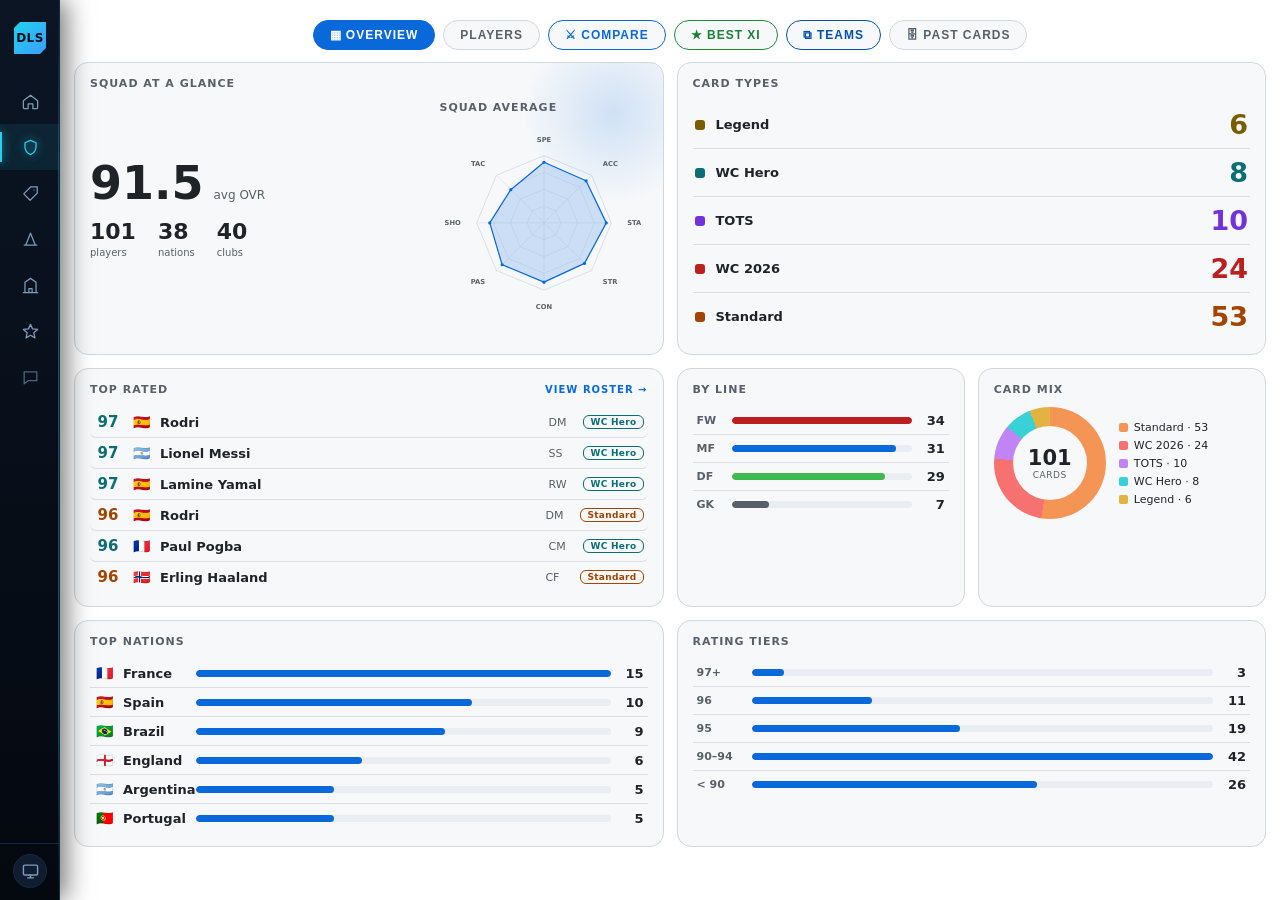
<file: squad.html>
<!DOCTYPE html>
<html lang="en">
<head>
<meta charset="UTF-8">
<meta name="viewport" content="width=device-width, initial-scale=1.0">
<title>Squad Stats · DLS</title>
<meta name="theme-color" id="meta-theme-color" content="#0d1117">
<script>
/* Set the theme before first paint so there is no flash of the wrong theme.
   An explicit choice wins; otherwise the CSS media query follows the OS. */
(function () {
  try {
    var p = localStorage.getItem('dls-theme');
    if (p === 'light' || p === 'dark') document.documentElement.setAttribute('data-theme', p);
  } catch (e) {}
})();
</script>
<link rel="stylesheet" href="assets/shell.css">
<script src="assets/shell.js" defer></script>
<style>
/* ===== Theme tokens =====
   Dark is the base. The light palette is GitHub Primer's real light theme
   (the dark values below are Primer dark), so the two sides are a matched pair.
   The *-vivid card colors are NOT overridden in light: they live on the pitch
   chips, which stay dark in both themes. */
:root {
  color-scheme: dark;
  --bg: #0d1117;
  --bg-surface: #161b22;
  --bg-inset: #21262d;
  --border: #30363d;
  --border-subtle: #21262d;
  --text: #e6edf3;
  --text-strong: #fff;
  --text-muted: #8b949e;
  --text-subtle: #6e7681;
  --on-accent: #fff;
  --accent: #58a6ff;
  --accent-strong: #1f6feb;
  --accent-tint: rgba(31,111,235,.22);
  --total-accent: #a8d8f0;
  --success: #3fb950;
  --success-strong: #2ea043;
  --danger: #f85149;
  --overlay: rgba(0,0,0,.6);
  --series-a: #58a6ff;
  --series-b: #f5a623;
  --radar-grid: #30363d;
  --radar-label: #8b949e;

  --card-legend: #e3b341;     --card-legend-vivid: #e3b341;
  --row-legend-bg: #1a1200;   --row-legend-hover: #2a1e00;   --row-legend-border: #3e2e00;
  --card-wchero: #39d0d6;     --card-wchero-vivid: #39d0d6;
  --row-wchero-bg: #0b2426;   --row-wchero-hover: #123a3d;   --row-wchero-border: #1a5257;
  --card-tots: #c084f5;       --card-tots-vivid: #c084f5;
  --row-tots-bg: #1a0a2e;     --row-tots-hover: #280f42;     --row-tots-border: #3d1f5e;
  --card-wc: #f87171;         --card-wc-vivid: #f87171;
  --row-wc-bg: #2a0a0a;       --row-wc-hover: #3d1010;       --row-wc-border: #5e1f1f;
  --card-standard: #f59555;   --card-standard-vivid: #f59555;
  --row-standard-bg: #1c1400; --row-standard-hover: #251b00; --row-standard-border: #361b09;
}

/* Follow the OS unless the user explicitly picked dark. */
@media (prefers-color-scheme: light) {
  :root:not([data-theme="dark"]) {
    color-scheme: light;
    --bg: #ffffff;
    --bg-surface: #f6f8fa;
    --bg-inset: #eaeef2;
    --border: #d0d7de;
    --border-subtle: #d8dee4;
    --text: #1f2328;
    --text-strong: #1f2328;
    --text-muted: #57606a;
    --text-subtle: #6e7781;
    --accent: #0969da;
    --accent-strong: #0969da;
    --accent-tint: rgba(9,105,218,.14);
    --total-accent: #0550ae;
    --success: #1a7f37;
    --success-strong: #1f883d;
    --danger: #cf222e;
    --overlay: rgba(0,0,0,.5);
    --series-a: #0969da;
    --series-b: #985200;
    --radar-grid: #d0d7de;
    --radar-label: #57606a;
    --card-legend: #7a5c00;
    --row-legend-bg: #fdf4d2; --row-legend-hover: #f7e9b4; --row-legend-border: #e7d28e;
    --card-wchero: #0b6e75;
    --row-wchero-bg: #e6f9fa; --row-wchero-hover: #c9eff2; --row-wchero-border: #9fdde3;
    --card-tots: #7331d9;
    --row-tots-bg: #f6effe; --row-tots-hover: #ecdcfb; --row-tots-border: #d8bcf4;
    --card-wc: #bb1f1f;
    --row-wc-bg: #fdecec; --row-wc-hover: #fad9d9; --row-wc-border: #f0b6b6;
    --card-standard: #a34400;
    --row-standard-bg: #fdeee2; --row-standard-hover: #f9ddc9; --row-standard-border: #f0c9a8;
  }
}
/* An explicit choice always wins (this block comes last on purpose). */
:root[data-theme="light"] {
  color-scheme: light;
  --bg: #ffffff;
  --bg-surface: #f6f8fa;
  --bg-inset: #eaeef2;
  --border: #d0d7de;
  --border-subtle: #d8dee4;
  --text: #1f2328;
  --text-strong: #1f2328;
  --text-muted: #57606a;
  --text-subtle: #6e7781;
  --accent: #0969da;
  --accent-strong: #0969da;
  --accent-tint: rgba(9,105,218,.14);
  --total-accent: #0550ae;
  --success: #1a7f37;
  --success-strong: #1f883d;
  --danger: #cf222e;
  --overlay: rgba(0,0,0,.5);
  --series-a: #0969da;
  --series-b: #985200;
  --radar-grid: #d0d7de;
  --radar-label: #57606a;
  --card-legend: #7a5c00;
  --row-legend-bg: #fdf4d2; --row-legend-hover: #f7e9b4; --row-legend-border: #e7d28e;
  --card-wchero: #0b6e75;
  --row-wchero-bg: #e6f9fa; --row-wchero-hover: #c9eff2; --row-wchero-border: #9fdde3;
  --card-tots: #7331d9;
  --row-tots-bg: #f6effe; --row-tots-hover: #ecdcfb; --row-tots-border: #d8bcf4;
  --card-wc: #bb1f1f;
  --row-wc-bg: #fdecec; --row-wc-hover: #fad9d9; --row-wc-border: #f0b6b6;
  --card-standard: #a34400;
  --row-standard-bg: #fdeee2; --row-standard-hover: #f9ddc9; --row-standard-border: #f0c9a8;
}

* { box-sizing: border-box; margin: 0; padding: 0; }
body { position: relative; background: var(--bg); color: var(--text); font-family: 'Segoe UI', system-ui, sans-serif; font-size: 13px; padding: 20px 14px; }

.theme-toggle { position: absolute; top: 14px; right: 12px; width: 34px; height: 34px; display: inline-flex; align-items: center; justify-content: center; border-radius: 50%; border: 1px solid var(--border); background: var(--bg-surface); color: var(--text-muted); cursor: pointer; padding: 0; }
.theme-toggle:hover { border-color: var(--accent); color: var(--accent); }
.theme-toggle svg { width: 17px; height: 17px; display: block; }

h1 { text-align: center; font-size: 20px; font-weight: 700; letter-spacing: 3px; text-transform: uppercase; color: var(--text-strong); margin-bottom: 10px; padding-bottom: 14px; border-bottom: 1px solid var(--border-subtle); }

.legend-strip { display: flex; gap: 14px; justify-content: center; flex-wrap: wrap; margin-bottom: 16px; }
.legend-strip span { font-size: 11px; font-weight: 600; display: flex; align-items: center; gap: 5px; color: var(--text-muted); }
.dot { width: 10px; height: 10px; border-radius: 2px; display: inline-block; }
.dot-legend { background: var(--card-legend); }
.dot-hero { background: var(--card-wchero); }
.dot-tots   { background: var(--card-tots); }
.dot-wc     { background: var(--card-wc); }
.dot-std    { background: var(--card-standard); }

.cat-btns { display: flex; gap: 8px; flex-wrap: wrap; justify-content: center; margin-bottom: 12px; }
.cat { padding: 7px 16px; border-radius: 20px; border: 1.5px solid var(--border); background: var(--bg-surface); color: var(--text-muted); font-size: 12px; font-weight: 600; letter-spacing: 1px; text-transform: uppercase; cursor: pointer; }
.cat:hover { border-color: var(--accent); color: var(--accent); }
.cat.active { background: var(--accent-strong); border-color: var(--accent-strong); color: var(--on-accent); }

.sub-tabs { display: flex; gap: 6px; flex-wrap: wrap; justify-content: center; margin-bottom: 12px; }
.sub { padding: 4px 14px; border-radius: 4px; border: 1px solid var(--border); background: transparent; color: var(--text-muted); font-size: 11px; font-weight: 600; cursor: pointer; }
.sub:hover { color: var(--text); border-color: var(--text-muted); }
.sub.active { background: var(--bg-inset); border-color: var(--accent); color: var(--accent); }

.section { display: none; }
.section.active { display: block; }

.tbl-scroll { overflow-x: auto; border-radius: 8px; border: 1px solid var(--border); }
table { width: 100%; border-collapse: collapse; min-width: 700px; }
thead tr { background: var(--bg-surface); }
th { padding: 9px 10px; text-align: right; font-size: 11px; font-weight: 600; color: var(--text-muted); letter-spacing: 0.5px; text-transform: uppercase; cursor: pointer; white-space: nowrap; border-bottom: 1px solid var(--border); user-select: none; }
th:first-child { text-align: left; }
th:nth-child(2) { text-align: left; }
th:hover { color: var(--text); }
td { padding: 8px 10px; text-align: right; border-bottom: 0.5px solid var(--border-subtle); }
td:first-child { text-align: left; font-weight: 600; }
td:nth-child(2) { text-align: left; color: var(--text-muted); font-size: 11px; }
.tot { color: var(--total-accent) !important; font-weight: 700 !important; }
.yr { color: var(--text-muted); font-size: 11px; font-weight: 400; }
.count { text-align: right; color: var(--text-muted); font-size: 11px; margin-top: 6px; }

/* Card row colors */
tr.r-legend td { background: var(--row-legend-bg) !important; border-bottom-color: var(--row-legend-border) !important; }
tr.r-legend td:first-child { color: var(--card-legend) !important; }
tr.r-legend:hover td { background: var(--row-legend-hover) !important; }
tr.r-wchero td { background: var(--row-wchero-bg) !important; border-bottom-color: var(--row-wchero-border) !important; }
tr.r-wchero td:first-child { color: var(--card-wchero) !important; }
tr.r-wchero:hover td { background: var(--row-wchero-hover) !important; }

tr.r-tots td { background: var(--row-tots-bg) !important; border-bottom-color: var(--row-tots-border) !important; }
tr.r-tots td:first-child { color: var(--card-tots) !important; }
tr.r-tots:hover td { background: var(--row-tots-hover) !important; }

tr.r-wc td { background: var(--row-wc-bg) !important; border-bottom-color: var(--row-wc-border) !important; }
tr.r-wc td:first-child { color: var(--card-wc) !important; }
tr.r-wc:hover td { background: var(--row-wc-hover) !important; }

tr.r-standard td { background: var(--row-standard-bg) !important; border-bottom-color: var(--row-standard-border) !important; }
tr.r-standard td:first-child { color: var(--card-standard) !important; }
tr.r-standard:hover td { background: var(--row-standard-hover) !important; }

/* On narrow screens, pin the Player column so names stay visible while the
   stats scroll horizontally. Scoped to the roster tables (.tbl-scroll) and to
   mobile widths; the row-type rules above supply each pinned cell's background.
   These backgrounds must stay fully opaque or the scrolled stats bleed through. */
@media (max-width: 768px) {
  .tbl-scroll th:first-child,
  .tbl-scroll td:first-child {
    position: sticky;
    left: 0;
    z-index: 1;
    box-shadow: 1px 0 0 var(--border);
  }
  .tbl-scroll th:first-child { z-index: 2; background: var(--bg-surface); }
  .tbl-scroll td:first-child { background: var(--bg); }
}

/* ===== Compare feature ===== */
.cat-compare { border-color: var(--accent-strong); color: var(--accent); }
.cmp-pick { display: flex; align-items: center; gap: 10px; justify-content: center; flex-wrap: wrap; margin: 2px 0 18px; }
.cmp-input { background: var(--bg-surface); border: 1.5px solid var(--border); color: var(--text); font-size: 13px; padding: 8px 12px; border-radius: 8px; width: 230px; max-width: 42vw; outline: none; }
.cmp-input:focus { border-color: var(--accent); }
.cmp-input::placeholder { color: var(--text-subtle); }
.cmp-vs { font-size: 12px; font-weight: 700; letter-spacing: 1px; color: var(--text-muted); }
.cmp-hint { text-align: center; color: var(--text-subtle); font-size: 12px; padding: 34px 10px; }
.cmp-grid { display: flex; gap: 28px; flex-wrap: wrap; justify-content: center; align-items: flex-start; }
.radar { max-width: 92vw; height: auto; }
.radar-legend { display: flex; gap: 16px; justify-content: center; flex-wrap: wrap; margin-top: 4px; }
.radar-legend span { font-size: 12px; font-weight: 600; display: flex; align-items: center; gap: 6px; color: var(--text); }
.radar-legend .sw { width: 12px; height: 12px; border-radius: 3px; display: inline-block; }
.cmp-table { border-collapse: collapse; min-width: 260px; }
.cmp-table th, .cmp-table td { padding: 7px 16px; font-size: 14px; border-bottom: 0.5px solid var(--border-subtle); text-align: center; }
.cmp-table thead th { font-weight: 700; border-bottom: 1px solid var(--border); padding-bottom: 10px; }
.cmp-table thead .sub-pos { font-size: 10px; font-weight: 500; color: var(--text-muted); text-transform: uppercase; letter-spacing: 0.5px; margin-top: 2px; }
.cmp-table .stat-label { color: var(--text-muted); font-size: 11px; font-weight: 600; letter-spacing: 0.5px; }
.cmp-table .win { color: var(--success); font-weight: 700; }
.cmp-table .lose { color: var(--text-subtle); }
.cmp-table tr.row-tot td { border-top: 1px solid var(--border); font-size: 15px; }
.cmp-table tr.row-tot .stat-label { color: var(--total-accent); }
/* per-stat gap, shown under the stat label; arrow points at whoever leads */
.cmp-table .cmp-diff { font-size: 10px; font-weight: 700; letter-spacing: .3px; margin-top: 2px; white-space: nowrap; }
.cmp-table .cmp-diff-eq { color: var(--text-subtle); font-weight: 600; }

/* ===== Live search ===== */
.search-wrap { display: flex; justify-content: center; gap: 10px; flex-wrap: wrap; margin: 0 0 16px; }
.search-input { background: var(--bg-surface); border: 1.5px solid var(--border); color: var(--text); font-size: 13px; padding: 9px 16px; border-radius: 20px; width: 320px; max-width: 80vw; outline: none; }
.search-input:focus { border-color: var(--accent); }
.search-input::placeholder { color: var(--text-subtle); }
.country-select { width: auto; min-width: 160px; cursor: pointer; }


/* ===== GK sub-table heading (All Players view) ===== */
.gk-head { text-align: center; font-size: 12px; font-weight: 600; letter-spacing: 1px; text-transform: uppercase; color: var(--text-muted); margin: 24px 0 10px; }

/* ===== Best XI ===== */
.cat-xi { border-color: var(--success-strong); color: var(--success); }
/* ===== Past cards ===== */
.cat-teams { border-color: var(--total-accent); color: var(--total-accent); }
.cat-past { border-color: var(--border); color: var(--text-muted); }
.past-note { text-align: center; font-size: 12px; color: var(--text-muted); max-width: 640px; margin: 0 auto 14px; line-height: 1.5; }
.xi-controls { display: flex; justify-content: center; align-items: center; gap: 10px; flex-wrap: wrap; margin-bottom: 12px; }
.xi-label { font-size: 12px; font-weight: 600; color: var(--text-muted); text-transform: uppercase; letter-spacing: 1px; }
.xi-select { background: var(--bg-surface); border: 1.5px solid var(--border); color: var(--text); font-size: 13px; padding: 8px 12px; border-radius: 8px; outline: none; cursor: pointer; }
.xi-pool-chips { display: flex; justify-content: center; flex-wrap: wrap; gap: 6px; margin: 0 0 12px; }
.pool-chip { background: var(--bg-surface); border: 1px solid var(--border); color: var(--text); font-size: 12px; padding: 4px 10px; border-radius: 14px; cursor: pointer; user-select: none; }
.pool-chip:hover { border-color: var(--danger); color: var(--danger); }
.xi-select:focus { border-color: var(--accent); }
.xi-summary { text-align: center; color: var(--text); font-size: 13px; font-weight: 600; margin-bottom: 14px; }
.xi-layout { display: flex; gap: 24px; justify-content: center; align-items: flex-start; flex-wrap: wrap; }
.bench-side { flex: 0 0 auto; }

/* The pitch and its chips are a deliberately CONSTANT dark component: a football
   pitch reads green in either theme. Colors below are intentionally not tokenized,
   which is also why CARD_COLOR keeps the vivid card hues (see readThemeColors). */
.pitch { position: relative; flex: 0 1 480px; width: 480px; max-width: 100%; aspect-ratio: 68/98;
  background:
    radial-gradient(ellipse 120% 74% at 50% 5%, rgba(255,255,255,.13), transparent 52%),
    repeating-linear-gradient(0deg, rgba(255,255,255,.05) 0 9.09%, rgba(0,0,0,.05) 9.09% 18.18%),
    linear-gradient(180deg, #2f9350 0%, #23713d 100%);
  border: 1px solid rgba(255,255,255,.14); border-radius: 12px; overflow: hidden;
  box-shadow: 0 12px 34px rgba(0,0,0,.5); }
/* asset-free grass grain (feTurbulence data-URI) */
.pitch::before { content: ""; position: absolute; inset: 0; z-index: 1; pointer-events: none; opacity: .5; mix-blend-mode: soft-light;
  background-image: url("data:image/svg+xml,%3Csvg xmlns='http://www.w3.org/2000/svg' width='140' height='140'%3E%3Cfilter id='n'%3E%3CfeTurbulence type='fractalNoise' baseFrequency='0.9' numOctaves='2' stitchTiles='stitch'/%3E%3C/filter%3E%3Crect width='100%25' height='100%25' filter='url(%23n)'/%3E%3C/svg%3E"); }
/* radial vignette (reads as real falloff, unlike an inset box-shadow) */
.pitch::after { content: ""; position: absolute; inset: 0; z-index: 2; pointer-events: none;
  background: radial-gradient(ellipse 80% 66% at 50% 46%, transparent 60%, rgba(0,0,0,.42)); }
.pitch-lines { position: absolute; inset: 0; width: 100%; height: 100%; z-index: 3; pointer-events: none; }
#xi-pitch, #tm-pitch { position: absolute; inset: 0; z-index: 4; }

/* hover a pitch chip -> stat tooltip (mouse only; click still opens the swap picker) */
.xi-tip { position: fixed; z-index: 80; pointer-events: none; width: 186px;
  background: var(--bg-surface); border: 1px solid var(--border); border-radius: 10px;
  box-shadow: 0 10px 26px rgba(0,0,0,.5); padding: 9px 11px 10px; font-size: 12px;
  opacity: 0; transform: translateY(4px); transition: opacity .12s ease, transform .12s ease; }
.xi-tip.show { opacity: 1; transform: none; }
.xi-tip .t-ovr { float: right; font-weight: 800; font-size: 16px; line-height: 1; margin-left: 8px; }
.xi-tip .t-name { font-weight: 800; font-size: 13px; color: var(--text); }
.xi-tip .t-yr { color: var(--text-subtle); font-weight: 400; }
.xi-tip .t-meta { color: var(--text-muted); font-size: 10px; text-transform: uppercase; letter-spacing: .4px; margin: 1px 0 7px; }
.xi-tip .t-grid { display: grid; grid-template-columns: 1fr 1fr; gap: 0 14px; }
.xi-tip .t-row { display: flex; justify-content: space-between; border-bottom: .5px solid var(--border-subtle); padding: 2.5px 0; }
.xi-tip .t-k { color: var(--text-muted); font-size: 10px; font-weight: 600; letter-spacing: .3px; }
.xi-tip .t-v { color: var(--text); font-weight: 700; font-size: 11.5px; }
.xi-tip .t-total { text-align: right; margin-top: 6px; font-size: 11px; font-weight: 700; color: var(--total-accent); }
.chip { position: absolute; transform: translate(-50%,-50%); width: 78px; background: linear-gradient(180deg, rgba(30,37,48,.97), rgba(13,17,23,.97)); border: 1.5px solid #30363d; border-radius: 10px; padding: 5px 3px 6px; text-align: center; box-shadow: 0 2px 10px rgba(0,0,0,.55); cursor: grab; touch-action: none; -webkit-user-select: none; user-select: none; -webkit-touch-callout: none; transition: transform .1s ease, box-shadow .1s ease; }
/* Pointing at a card used to scale it up and throw a 0 6px 18px shadow. That
   is a shadow appearing under the cursor for no reason — the cards are
   already obviously grabbable from `cursor: grab`. Nothing happens on hover
   now; the only thing that lights up is a slot you are actually aiming at. */
.chip:active { cursor: grabbing; }
.chip.empty { background: rgba(13,17,23,.5); border-style: dashed; box-shadow: none; }
.chip.locked { box-shadow: 0 0 0 2px #3fb950, 0 2px 10px rgba(0,0,0,.55); }
/* The card you are holding is in the ghost, so the seat it left behind shows
   as empty rather than as a faded copy of him — that read as a smudge on the
   grass. It keeps its position label though: a formation with a hole in it is
   harder to aim at than one that still says CM is waiting there.
   !important because the slot writes its card colour into its own style
   attribute, which no selector can outrank. */
.chip.dragging, .bench-chip.dragging {
  border-style: dashed !important; border-color: #30363d !important; box-shadow: none !important; }
.chip.dragging { background: rgba(13,17,23,.5) !important; }
.bench-chip.dragging { background: var(--bg-inset) !important; }
.chip.dragging .chip-ovr, .chip.dragging .chip-name,
.bench-chip.dragging .chip-ovr, .bench-chip.dragging .chip-name { opacity: 0; }
.chip.drop-target { border-color: #58a6ff; box-shadow: 0 0 0 3px #58a6ff, 0 2px 12px rgba(0,0,0,.55); }
.chip .lock { position: absolute; top: -7px; right: -7px; font-size: 11px; line-height: 1; }
.chip-pos { display: block; font-size: 8.5px; font-weight: 700; letter-spacing: .5px; color: #8b949e; }
.chip-ovr { display: block; font-size: 16px; font-weight: 800; line-height: 1.1; }
.chip-name { display: block; font-size: 9.5px; color: #e6edf3; line-height: 1.15; margin-top: 1px; word-break: break-word; }
.bench-head { text-align: center; font-size: 12px; font-weight: 600; letter-spacing: 1px; text-transform: uppercase; color: var(--text-muted); margin: 0 0 3px; }
.bench-hint { text-align: center; font-size: 10px; color: var(--text-subtle); margin: 0 0 10px; }
.bench { display: flex; flex-direction: column; gap: 8px; }
.bench-chip { width: 104px; background: linear-gradient(180deg, rgba(30,37,48,.97), rgba(13,17,23,.97)); border: 1.5px solid #30363d; border-radius: 10px; padding: 6px 4px 7px; text-align: center; cursor: grab; touch-action: none; -webkit-user-select: none; user-select: none; -webkit-touch-callout: none; box-shadow: 0 2px 8px rgba(0,0,0,.45); transition: transform .1s ease, border-color .1s ease; }

.bench-chip:active { cursor: grabbing; }
/* The ghost rides ABOVE the pointer, not under it: centred on the cursor it
   covered the very card you are aiming at, hiding both who is there and the
   highlighted name of the player about to be swapped out. On touch it also
   keeps the card clear of the finger. */
/* Safari only understood the unprefixed user-select from 17, and the JS was
   only disabling selection once a drag passed its 6px threshold — so on Safari
   a drag painted a selection from where the press began all the way to the
   pointer, tinting whatever it crossed. Clamped on pointerdown now, on the root
   and everything under it, so nothing can opt back in. */
html.is-dragging, html.is-dragging * {
  -webkit-user-select: none !important; user-select: none !important; }
.drag-ghost { position: fixed; transform: translate(-50%, calc(-100% - 30px)); z-index: 100; pointer-events: none; width: 78px; background: linear-gradient(180deg, rgba(30,37,48,.98), rgba(13,17,23,.98)); border: 2px solid; border-radius: 10px; padding: 5px 3px 6px; text-align: center; }   /* no drop shadow: a 28px blur at 70% black smears a dark blob across the pitch behind the card */
.drag-ghost.below { transform: translate(-50%, 30px); }   /* no room above — the top row of the pitch — so flip under the pointer */
/* The notice belongs on the target, not under the finger: a label hung off the
   ghost sat in the very gap the ghost is raised 30px to keep clear. */
.drag-ghost.cutting .chip-name { text-decoration: line-through; opacity: .75; }
/* Its own bin under the bench, rather than "anywhere that is not a slot" —
   which had made a remove target of the band that says "drag here". */
.tm-remove { align-self: stretch; display: flex; align-items: center; justify-content: center;
  writing-mode: vertical-rl; padding: 10px 4px; border: 1.5px dashed var(--border); border-radius: 10px;
  font-size: 10px; font-weight: 700; letter-spacing: 1.6px; text-transform: uppercase;
  color: var(--text-subtle); }
.tm-remove.cut-armed { border-style: solid; border-color: var(--danger);
  background: rgba(248,81,73,.92); color: #fff; font-size: 11px; }
.tm-remove-go { display: none; }
.tm-remove.cut-armed .tm-remove-idle { display: none; }
.tm-remove.cut-armed .tm-remove-go { display: block; }
.xi-reset { background: var(--bg-surface); border: 1.5px solid var(--border); color: var(--text-muted); font-size: 12px; padding: 8px 12px; border-radius: 8px; cursor: pointer; }
.xi-reset:hover { border-color: var(--accent); color: var(--text); }
.picker { position: fixed; inset: 0; background: var(--overlay); display: flex; align-items: center; justify-content: center; z-index: 50; }
.picker-box { background: var(--bg-surface); border: 1px solid var(--border); border-radius: 12px; width: 340px; max-width: 90vw; max-height: 78vh; display: flex; flex-direction: column; overflow: hidden; }
.picker-head { display: flex; justify-content: space-between; align-items: center; padding: 12px 14px; border-bottom: 1px solid var(--border); font-weight: 700; font-size: 14px; color: var(--text); }
.picker-x { cursor: pointer; color: var(--text-muted); font-size: 16px; }
.picker-x:hover { color: var(--text); }
.picker-list { overflow-y: auto; padding: 6px; }
.picker-row { display: flex; align-items: center; gap: 10px; padding: 8px 10px; border-radius: 6px; cursor: pointer; font-size: 13px; color: var(--text); }
.picker-row:hover { background: var(--bg-inset); }
.picker-row.cur { background: var(--accent-tint); }
.picker-auto { justify-content: center; color: var(--text-muted); font-weight: 600; border-bottom: 1px solid var(--border-subtle); border-radius: 0; margin-bottom: 4px; }
.pr-ovr { font-weight: 800; width: 26px; text-align: center; }
.pr-name { flex: 1; }
.pr-pos { font-size: 11px; color: var(--text-muted); }
.detail { position: fixed; inset: 0; background: var(--overlay); display: flex; align-items: center; justify-content: center; z-index: 60; padding: 16px; }
.detail-box { background: var(--bg-surface); border: 1px solid var(--border); border-radius: 12px; width: 520px; max-width: 94vw; max-height: 88vh; overflow: auto; }
.detail-head { display: flex; justify-content: space-between; align-items: flex-start; padding: 14px 16px; border-bottom: 1px solid var(--border); }
.detail-name { font-size: 18px; font-weight: 800; color: var(--text-strong); }
.detail-sub { font-size: 12px; color: var(--text-muted); margin-top: 3px; }
.detail-body { display: flex; gap: 18px; padding: 16px; flex-wrap: wrap; align-items: center; justify-content: center; }
.detail-radar { flex: 0 0 auto; }
.detail-radar svg { width: 240px; height: auto; max-width: 62vw; }
.detail-info { flex: 1 1 240px; min-width: 220px; }
.detail-bio { display: grid; grid-template-columns: auto 1fr; gap: 6px 16px; font-size: 13px; margin-bottom: 14px; }
.detail-bio .k { color: var(--text-muted); }
.detail-bio .v { color: var(--text); font-weight: 600; }
.detail-stats { display: grid; grid-template-columns: repeat(2,1fr); gap: 4px 18px; }
.detail-stat { display: flex; justify-content: space-between; border-bottom: 0.5px solid var(--border-subtle); padding: 4px 0; }
.detail-stat .sk { color: var(--text-muted); font-weight: 600; font-size: 11px; letter-spacing: .5px; }
.detail-stat .sv { color: var(--text); font-weight: 700; font-size: 13px; }
.detail-total { margin-top: 10px; text-align: right; font-size: 13px; color: var(--total-accent); }

/* ===== Overview dashboard (bento) ===== */
.ov-grid { display: grid; grid-template-columns: repeat(4, 1fr); gap: 13px; grid-auto-rows: minmax(84px, auto); }
.ov-w { background: var(--bg-surface); border: 1px solid var(--border); border-radius: 14px; padding: 14px 15px; }
.ov-t { font-size: 11px; font-weight: 700; color: var(--text-muted); text-transform: uppercase; letter-spacing: 1px; margin-bottom: 11px; display: flex; justify-content: space-between; align-items: center; }
.ov-more { color: var(--accent); font-weight: 600; font-size: 10px; cursor: pointer; }
.ov-span2 { grid-column: span 2; }
.ov-hero { grid-column: span 2; grid-row: span 2; position: relative; overflow: hidden; }
.ov-glow { position: absolute; right: -40px; top: -40px; width: 180px; height: 180px; border-radius: 50%; background: radial-gradient(circle, var(--accent), transparent 70%); opacity: .16; pointer-events: none; }
.ov-hero-top { display: flex; align-items: baseline; gap: 10px; }
.ov-hero-avg { font-size: 46px; font-weight: 800; line-height: 1; }
.ov-hero-lab { color: var(--text-muted); font-size: 12px; }
.ov-hero-kpis { display: flex; gap: 22px; margin-top: 13px; }
.ov-hk b { font-size: 22px; font-weight: 800; display: block; } .ov-hk span { font-size: 10px; color: var(--text-muted); }
#ov-radar { margin-top: 2px; } #ov-radar svg { width: 100%; max-width: 208px; height: auto; display: block; }
.ov-kn { font-size: 30px; font-weight: 800; line-height: 1; } .ov-kl { font-size: 11px; color: var(--text-muted); margin-top: 5px; }
/* Hero: figures on the left, radar alongside them rather than stacked underneath. */
.ov-hero-body { display: flex; align-items: center; gap: 20px; }
.ov-hero-left { flex: 1 1 auto; min-width: 0; }
.ov-hero-right { flex: 0 0 auto; }
.ov-hero-kpis { flex-wrap: wrap; }
/* One block for all five card-type counts, filling the 2x2 beside the hero. */
.ov-cards { grid-column: span 2; grid-row: span 2; }
.ov-ct { display: flex; align-items: center; gap: 11px; padding: 10px 2px; border-bottom: .5px solid var(--border-subtle); }
.ov-ct:last-child { border-bottom: 0; }
.ov-ctd { width: 10px; height: 10px; border-radius: 3px; flex: 0 0 auto; }
.ov-ctl { flex: 1; font-weight: 600; }
.ov-ctn { font-size: 27px; font-weight: 800; line-height: 1; }
.ov-row { display: flex; align-items: center; gap: 9px; padding: 6px 4px; border-bottom: .5px solid var(--border-subtle); }
.ov-row:last-child { border-bottom: 0; }
.ov-prow { cursor: pointer; border-radius: 6px; } .ov-prow:hover { background: var(--bg-inset); }
.ov-ovr { font-weight: 800; font-size: 15px; min-width: 28px; text-align: center; }
.ov-flag { font-size: 14px; width: 20px; text-align: center; }
.ov-pname { flex: 1; font-weight: 600; } .ov-ppos { color: var(--text-muted); font-size: 11px; width: 26px; }
.ov-pill { font-size: 9px; font-weight: 800; padding: 1px 6px; border-radius: 6px; border: 1px solid; letter-spacing: .3px; white-space: nowrap; }
.ov-blab { font-weight: 700; color: var(--text-muted); font-size: 11px; }
.ov-barbg { flex: 1; height: 7px; border-radius: 4px; background: var(--bg-inset); overflow: hidden; }
.ov-bar { height: 7px; border-radius: 4px; }
.ov-bv { width: 24px; text-align: right; font-weight: 700; }
.ov-nname { width: 64px; font-weight: 600; }
.ov-mix { display: flex; align-items: center; gap: 13px; }
.ov-donut { width: 112px; height: 112px; border-radius: 50%; position: relative; flex: 0 0 auto; }
.ov-donut::after { content: ""; position: absolute; inset: 19px; border-radius: 50%; background: var(--bg-surface); }
.ov-donut-mid { position: absolute; inset: 0; display: flex; flex-direction: column; align-items: center; justify-content: center; z-index: 2; }
.ov-donut-mid b { font-size: 21px; font-weight: 800; } .ov-donut-mid span { font-size: 9px; color: var(--text-muted); letter-spacing: .5px; }
.ov-lg { display: flex; flex-direction: column; gap: 5px; font-size: 11px; }
.ov-li { display: flex; align-items: center; gap: 6px; } .ov-sw { width: 9px; height: 9px; border-radius: 2px; }
@media (max-width: 820px) { .ov-grid { grid-template-columns: repeat(2, 1fr); } .ov-hero, .ov-span2, .ov-cards { grid-column: span 2; } .ov-cards { grid-row: auto; } }
@media (max-width: 520px) { .ov-grid { grid-template-columns: 1fr; } .ov-hero, .ov-span2, .ov-cards { grid-column: span 1; } .ov-hero-avg { font-size: 38px; }
  /* Too narrow to sit side by side — fall back to stacked. */
  .ov-hero-body { flex-direction: column; align-items: flex-start; gap: 12px; } }

/* --- Teams: hand-built XIs, saved by name --------------------------------- */
/* Best XI auto-picks from a pool; Teams starts empty and you fill it yourself,
   so nothing here shares the auto-pick path. The pitch, the chips and the
   hover tooltip ARE shared — the pitch markup is cloned from Best XI at init
   so there is only ever one copy of those SVG lines. */
.tm-bar { display: flex; flex-wrap: wrap; gap: 10px; align-items: center; justify-content: center; margin-bottom: 10px; }
.tm-input { background: var(--bg-surface); border: 1.5px solid var(--border); color: var(--text); font-size: 13px; padding: 8px 12px; border-radius: 8px; outline: none; }
.tm-input:focus { border-color: var(--accent); }
.tm-name { width: 190px; font-weight: 600; }
.tm-btn { background: var(--bg-surface); border: 1.5px solid var(--border); color: var(--text-muted); font-size: 12px; font-weight: 600; padding: 8px 13px; border-radius: 8px; cursor: pointer; white-space: nowrap; }
.tm-btn:hover:not(:disabled) { border-color: var(--accent); color: var(--text); }
.tm-btn:disabled { opacity: .4; cursor: not-allowed; }
.tm-btn-go { border-color: var(--accent); color: var(--text); }
.tm-btn-go:hover:not(:disabled) { background: var(--accent-tint); }

.tm-ask-box { width: 350px; padding: 18px 18px 15px; }
/* .picker-box is a flex column that clips its overflow, so a long message (the
   departed-cards list can run to 19 lines) would push the buttons out of the
   box and leave nothing to click. The message scrolls; the buttons never move. */
.tm-ask-msg:focus-visible { outline: 2px solid var(--accent); outline-offset: 2px; border-radius: 4px; }
.tm-ask-msg { flex: 1 1 auto; min-height: 0; overflow-y: auto; overscroll-behavior: contain;
  margin: 0 0 16px; font-size: 13.5px; line-height: 1.55; color: var(--text);
  white-space: pre-line; overflow-wrap: anywhere; }
.tm-ask-btns { flex: 0 0 auto; display: flex; justify-content: flex-end; gap: 8px; }
.tm-ask-danger, .tm-ask-danger:hover:not(:disabled) {
  border-color: var(--danger); color: var(--danger); background: transparent; }   /* .tm-btn:hover outranks a bare class; keep the warning colour under the pointer */
.tm-load { max-width: 230px; font-weight: 600; }
.tm-sep { width: 1px; align-self: stretch; background: var(--border); margin: 0 2px; }
.tm-btn-del:hover:not(:disabled) { border-color: var(--danger); color: var(--danger); }
.tm-none { text-align: center; font-size: 12px; color: var(--text-subtle); margin: 0 0 4px; }
.tm-store-note { text-align: center; font-size: 10.5px; color: var(--text-subtle); margin: 0 0 12px; }
.tm-summary { text-align: center; color: var(--text); font-size: 13px; font-weight: 600; margin-bottom: 14px; }
.tm-summary .tm-warn { color: var(--danger); font-weight: 700; }
.tm-summary .tm-unsaved { color: var(--total-accent); }

.tm-layout { display: grid; grid-template-columns: 254px minmax(0, 480px) 124px 54px; gap: 22px; justify-content: center; align-items: start; }
.tm-col-head { font-size: 12px; font-weight: 600; letter-spacing: 1px; text-transform: uppercase; color: var(--text-muted); margin: 0 0 3px; text-align: center; }
.tm-col-hint { text-align: center; font-size: 10px; color: var(--text-subtle); margin: 0 0 10px; }

.tm-find { display: flex; flex-direction: column; gap: 8px; }
.tm-find-row { display: flex; gap: 6px; }
.tm-search { flex: 1; min-width: 0; }
.tm-posfilter { width: 78px; cursor: pointer; }
.tm-results { border: 1px solid var(--border); border-radius: 10px; background: var(--bg-surface); max-height: 560px; overflow-y: auto; padding: 4px; }
.tm-res { display: flex; align-items: center; gap: 8px; padding: 6px 8px; border-radius: 6px; cursor: grab; font-size: 12.5px; color: var(--text); touch-action: pan-y; -webkit-user-select: none; user-select: none; -webkit-touch-callout: none; }
html:not(.is-dragging) .tm-res:hover { background: var(--bg-inset); }
.tm-res:active { cursor: grabbing; }
.tm-res.used { opacity: .38; }
.tm-res-ovr { font-weight: 800; width: 24px; text-align: center; flex: 0 0 auto; font-variant-numeric: tabular-nums; }
.tm-res-name { flex: 1; min-width: 0; overflow: hidden; text-overflow: ellipsis; white-space: nowrap; }
.tm-res-yr { color: var(--text-subtle); }
.tm-res-pos { font-size: 10.5px; color: var(--text-muted); flex: 0 0 auto; }
.tm-res-none { padding: 14px 8px; text-align: center; font-size: 12px; color: var(--text-subtle); }
.tm-res-count { text-align: center; font-size: 10.5px; color: var(--text-subtle); }
.tm-res-count.tm-full { color: var(--danger); font-weight: 700; }

/* Out of position: the slot accepts anyone, but says so when the fit is wrong. */
#tm-pitch .chip.oop { border-style: dashed; }
#tm-pitch .chip .oop-flag { position: absolute; top: -7px; left: -6px; font-size: 10px; line-height: 1; }
.tm-bench { display: flex; flex-direction: column; gap: 8px; }
.tm-bench .bench-chip { width: 104px; position: relative; }
.tm-bench .bench-chip.empty { background: var(--bg-inset); border-style: dashed; border-color: var(--border); box-shadow: none; cursor: default; min-height: 44px; display: flex; align-items: center; justify-content: center; }
.tm-bench .bench-chip.empty .chip-pos { color: var(--text-subtle); }

@media (max-width: 980px) {
  .tm-sep { display: none; }   /* the bar wraps here, and a divider between rows means nothing */
  .tm-layout { grid-template-columns: minmax(0, 480px); }
  /* Stacked: a tall bar beside nothing makes no sense, so it lies down again. */
  .tm-remove { writing-mode: horizontal-tb; align-self: auto; min-height: 66px; letter-spacing: .6px; }
  .tm-results { max-height: 300px; }
  .tm-bench { flex-direction: row; flex-wrap: wrap; justify-content: center; }
}
.bench-chip.drop-target { border-color: #58a6ff; box-shadow: 0 0 0 3px #58a6ff, 0 2px 12px rgba(0,0,0,.55); }
/* Hovering a drop target names the player about to come out of it. Skip the
   empty slots (nobody to displace) and the card being dragged (that one would
   just be naming itself). Same blue as the drop ring: one indicator, two
   halves — where it lands, and who leaves. */
/* An empty slot has no name to light up, so the slot itself has to carry the
   signal. It also had none: `.tm-bench .bench-chip.empty` sets box-shadow:none
   at (0,3,0), which outranked the (0,2,0) drop ring — leaving the empty
   substitute slots as the one target that never showed it was the target. */
.chip.empty.drop-target,
.tm-bench .bench-chip.empty.drop-target {
  /* !important is not decoration here: renderTeamPitch writes the placeholder
     colour into the slot's own style attribute, and an inline declaration
     outranks any selector. */
  border-style: solid !important; border-color: #58a6ff !important;
  background: rgba(88,166,255,.22) !important;
  box-shadow: 0 0 0 3px #58a6ff, 0 2px 12px rgba(0,0,0,.55) !important; }
.chip.empty.drop-target .chip-pos,
.tm-bench .bench-chip.empty.drop-target .chip-pos { color: #cfe6ff; }
.chip.drop-target:not(.empty):not(.dragging) .chip-name,
.bench-chip.drop-target:not(.empty):not(.dragging) .chip-name {
  background: #58a6ff; color: #08131f; font-weight: 800;
  border-radius: 4px; padding: 0 3px; margin-top: 2px;
}
</style>
</head>
<body data-dls-page="squad">

<button id="theme-toggle" class="theme-toggle" type="button" onclick="cycleTheme()" aria-label="Theme: system" title="Theme: system"></button>


<div class="cat-btns">
  <button class="cat active" onclick="showTop('overview', this)">▦ Overview</button>
  <button class="cat" onclick="showTop('players', this)">Players</button>
  <button class="cat cat-compare" onclick="showTop('compare', this)">⚔ Compare</button>
  <button class="cat cat-xi" onclick="showTop('xi', this)">★ Best XI</button>
  <button class="cat cat-teams" onclick="showTop('teams', this)">⧉ Teams</button>
  <button class="cat cat-past" onclick="showTop('past', this)">🗄 Past Cards</button>
</div>

<!-- Players chrome: category sub-nav + legend + search — shown only inside the Players tab -->
<div id="players-chrome" style="display:none">
  <div class="sub-tabs" id="players-subnav">
    <button class="sub active" onclick="showPlayerSub('all', this)">All Players</button>
    <button class="sub" onclick="showPlayerSub('sp', this)">Special</button>
    <button class="sub" onclick="showPlayerSub('fw', this)">Forwards</button>
    <button class="sub" onclick="showPlayerSub('mf', this)">Midfielders</button>
    <button class="sub" onclick="showPlayerSub('df', this)">Defenders</button>
    <button class="sub" onclick="showPlayerSub('gk', this)">Goalkeepers</button>
  </div>
  <div class="legend-strip">
    <span><i class="dot dot-legend"></i>Legend</span>
    <span><i class="dot dot-hero"></i>WC Hero</span>
    <span><i class="dot dot-tots"></i>TOTS</span>
    <span><i class="dot dot-wc"></i>WC 2026</span>
    <span><i class="dot dot-std"></i>Standard</span>
  </div>
  <div class="search-wrap">
    <input id="player-search" class="search-input" type="search" placeholder="Search players by name…" autocomplete="off" oninput="applyFilters()">
    <select id="country-filter" class="search-input country-select" onchange="filterCountry(this.value)" title="Filter players by country"><option value="">🌍 All Countries</option></select>
  </div>
</div>

<div id="sec-overview" class="section active">
  <div class="ov-grid">
    <div class="ov-w ov-hero">
      <div class="ov-glow"></div>
      <div class="ov-t">Squad at a glance</div>
      <div class="ov-hero-body">
        <div class="ov-hero-left">
          <div class="ov-hero-top"><div class="ov-hero-avg" id="ov-avg">—</div><div class="ov-hero-lab">avg OVR</div></div>
          <div class="ov-hero-kpis" id="ov-herokpis"></div>
        </div>
        <div class="ov-hero-right">
          <div class="ov-t">Squad average</div>
          <div id="ov-radar"></div>
        </div>
      </div>
    </div>
    <div class="ov-w ov-cards"><div class="ov-t">Card types</div><div id="ov-cardtypes"></div></div>
    <div class="ov-w ov-span2"><div class="ov-t">Top rated <span class="ov-more" onclick="goCat('all')">View roster →</span></div><div id="ov-top"></div></div>
    <div class="ov-w"><div class="ov-t">By line</div><div id="ov-line"></div></div>
    <div class="ov-w"><div class="ov-t">Card mix</div><div class="ov-mix"><div class="ov-donut" id="ov-donut"><div class="ov-donut-mid"><b id="ov-donut-n"></b><span>CARDS</span></div></div><div class="ov-lg" id="ov-lg"></div></div></div>
    <div class="ov-w ov-span2"><div class="ov-t">Top nations</div><div id="ov-nat"></div></div>
    <div class="ov-w ov-span2"><div class="ov-t">Rating tiers</div><div id="ov-tiers"></div></div>
  </div>
</div>

<div id="sec-compare" class="section">
  <div class="cmp-pick">
    <input id="cmp-a" class="cmp-input" list="cmp-list" placeholder="Search player 1…" autocomplete="off" oninput="renderCompare()">
    <span class="cmp-vs">VS</span>
    <input id="cmp-b" class="cmp-input" list="cmp-list" placeholder="Search player 2…" autocomplete="off" oninput="renderCompare()">
    <datalist id="cmp-list"></datalist>
  </div>
  <div id="cmp-out"></div>
</div>

<div id="sec-xi" class="section">
  <div class="xi-controls">
    <span class="xi-label">Formation</span>
    <select id="formation-select" class="xi-select" onchange="changeFormation()"></select>
    <span class="xi-label">Squad</span>
    <select id="xi-pool-add" class="xi-select" onchange="addPool(this.value)"><option value="">+ Add league / club / nation…</option></select>
    <button class="xi-reset" onclick="resetXI()">↺ Reset</button>
  </div>
  <div id="xi-pool-chips" class="xi-pool-chips"></div>
  <div class="xi-summary" id="xi-summary"></div>
  <div class="xi-layout">
    <div class="pitch">
      <svg class="pitch-lines" viewBox="0 0 680 980" preserveAspectRatio="none" xmlns="http://www.w3.org/2000/svg" aria-hidden="true">
        <g fill="none" stroke="rgba(255,255,255,.82)" stroke-width="2.2">
          <rect x="4" y="4" width="672" height="972" rx="2"/>
          <line x1="4" y1="490" x2="676" y2="490"/>
          <circle cx="340" cy="490" r="91.5"/>
          <rect x="138.4" y="4" width="403.2" height="154"/>
          <rect x="248.4" y="4" width="183.2" height="51.3"/>
          <path d="M264.2 158 A91.5 91.5 0 0 1 415.8 158"/>
          <rect x="138.4" y="822" width="403.2" height="154"/>
          <rect x="248.4" y="924.7" width="183.2" height="51.3"/>
          <path d="M415.8 822 A91.5 91.5 0 0 1 264.2 822"/>
          <path d="M4 14 A10 10 0 0 0 14 4"/>
          <path d="M666 4 A10 10 0 0 0 676 14"/>
          <path d="M14 976 A10 10 0 0 0 4 966"/>
          <path d="M676 966 A10 10 0 0 0 666 976"/>
        </g>
        <g fill="rgba(255,255,255,.82)">
          <circle cx="340" cy="490" r="3.5"/>
          <circle cx="340" cy="106.7" r="3.5"/>
          <circle cx="340" cy="873.3" r="3.5"/>
        </g>
      </svg>
      <div id="xi-pitch"></div>
    </div>
    <div class="bench-side">
      <h2 class="bench-head">Substitutes</h2>
      <div class="bench-hint">drag onto the pitch to swap</div>
      <div class="bench" id="xi-bench"></div>
    </div>
  </div>
  <div id="xi-picker" class="picker" style="display:none" onclick="if(event.target===this)closePicker()">
    <div class="picker-box">
      <div class="picker-head"><span id="picker-title"></span><span class="picker-x" onclick="closePicker()">✕</span></div>
      <div id="picker-list" class="picker-list"></div>
    </div>
  </div>
</div>

<div id="sec-teams" class="section">
  <div class="tm-bar">
    <span class="xi-label">Formation</span>
    <select id="tm-formation" class="xi-select"></select>
    <span class="tm-sep"></span>
    <span class="xi-label">Saved</span>
    <select id="tm-load" class="xi-select tm-load"></select>
    <button class="tm-btn tm-btn-del" id="tm-delete" type="button">Delete</button>
    <button class="tm-btn" id="tm-new" type="button">+ New team</button>
  </div>
  <div class="tm-bar">
    <input id="tm-name" class="tm-input tm-name" type="text" placeholder="Team name…" autocomplete="off" maxlength="40">
    <button class="tm-btn tm-btn-go" id="tm-save" type="button">Save</button>
    <button class="tm-btn" id="tm-clear" type="button">Clear pitch</button>
  </div>

  <p class="tm-none" id="tm-none">No saved teams yet — build an XI, name it, and hit Save.</p>
  <p class="tm-store-note">Saved teams live in this browser only. They do not follow you to another device, and clearing site data erases them.</p>

  <div class="tm-summary" id="tm-summary"></div>

  <div class="tm-layout">
    <div class="tm-find">
      <div class="tm-find-row">
        <input id="tm-search" class="tm-input tm-search" type="search" placeholder="Search players…" autocomplete="off">
        <select id="tm-posfilter" class="tm-input tm-posfilter" title="Filter by position">
          <option value="">All</option>
          <option value="FW">FW</option>
          <option value="MF">MF</option>
          <option value="DF">DF</option>
          <option value="GK">GK</option>
        </select>
      </div>
      <div class="tm-results" id="tm-results"></div>
      <div class="tm-res-count" id="tm-res-count"></div>
    </div>

    <div>
      <div class="pitch" id="tm-pitch-wrap">
        <div id="tm-pitch"></div>
      </div>
    </div>

    <div>
      <h2 class="tm-col-head">Substitutes</h2>
      <div class="tm-col-hint">drag here or onto the pitch</div>
      <div class="tm-bench" id="tm-bench"></div>
    </div>

    <div class="tm-remove" id="tm-remove">
      <span class="tm-remove-idle">drag here to remove</span>
      <span class="tm-remove-go">release to remove</span>
    </div>
  </div>

  <div id="tm-ask" class="picker" style="display:none" onclick="if(event.target===this)tmAskClose('no')">
    <div class="picker-box tm-ask-box" role="dialog" aria-modal="true" aria-labelledby="tm-ask-msg">
      <p class="tm-ask-msg" id="tm-ask-msg"></p>
      <div class="tm-ask-btns">
        <button class="tm-btn" id="tm-ask-no" type="button">Cancel</button>
        <button class="tm-btn tm-btn-go" id="tm-ask-yes" type="button">OK</button>
      </div>
    </div>
  </div>
  <div id="tm-picker" class="picker" style="display:none" onclick="if(event.target===this)tmClosePicker()">
    <div class="picker-box">
      <div class="picker-head"><span id="tm-picker-title"></span><span class="picker-x" onclick="tmClosePicker()">✕</span></div>
      <div id="tm-picker-list" class="picker-list"></div>
    </div>
  </div>
</div>

<div id="sec-past" class="section">
<p class="past-note">Cards that have left the squad, kept for the record. They are counted in nothing else — not the squad totals, not Best XI, not Compare.</p>
<div class="tbl-wrap" id="tbl-past-out">
  <div class="tbl-scroll">
  <table>
    <thead><tr><th onclick="sortTable('tbl-past-out',0)">Player</th><th onclick="sortTable('tbl-past-out',1)">Pos</th><th onclick="sortTable('tbl-past-out',2)">OVR</th><th onclick="sortTable('tbl-past-out',3)">SPE</th><th onclick="sortTable('tbl-past-out',4)">ACC</th><th onclick="sortTable('tbl-past-out',5)">STA</th><th onclick="sortTable('tbl-past-out',6)">STR</th><th onclick="sortTable('tbl-past-out',7)">CON</th><th onclick="sortTable('tbl-past-out',8)">PAS</th><th onclick="sortTable('tbl-past-out',9)">SHO</th><th onclick="sortTable('tbl-past-out',10)">TAC</th><th onclick="sortTable('tbl-past-out',11)">Total</th></tr></thead>
    <tbody></tbody>
  </table>
  </div>
  <div class="count"></div>
</div>
<h2 class="gk-head" id="past-gk-head">Goalkeepers</h2>
<div class="tbl-wrap" id="tbl-past-gk">
  <div class="tbl-scroll">
  <table>
    <thead><tr><th onclick="sortTable('tbl-past-gk',0)">Player</th><th onclick="sortTable('tbl-past-gk',1)">Pos</th><th onclick="sortTable('tbl-past-gk',2)">OVR</th><th onclick="sortTable('tbl-past-gk',3)">SPE</th><th onclick="sortTable('tbl-past-gk',4)">ACC</th><th onclick="sortTable('tbl-past-gk',5)">GKR</th><th onclick="sortTable('tbl-past-gk',6)">STR</th><th onclick="sortTable('tbl-past-gk',7)">CON</th><th onclick="sortTable('tbl-past-gk',8)">PAS</th><th onclick="sortTable('tbl-past-gk',9)">GKH</th><th onclick="sortTable('tbl-past-gk',10)">TAC</th><th onclick="sortTable('tbl-past-gk',11)">Total</th></tr></thead>
    <tbody></tbody>
  </table>
  </div>
  <div class="count"></div>
</div>
</div>
<div id="sec-all" class="section">
<div class="tbl-wrap" id="tbl-all-out">
  <div class="tbl-scroll">
  <table>
    <thead><tr><th onclick="sortTable('tbl-all-out',0)">Player</th><th onclick="sortTable('tbl-all-out',1)">Pos</th><th onclick="sortTable('tbl-all-out',2)">OVR</th><th onclick="sortTable('tbl-all-out',3)">SPE</th><th onclick="sortTable('tbl-all-out',4)">ACC</th><th onclick="sortTable('tbl-all-out',5)">STA</th><th onclick="sortTable('tbl-all-out',6)">STR</th><th onclick="sortTable('tbl-all-out',7)">CON</th><th onclick="sortTable('tbl-all-out',8)">PAS</th><th onclick="sortTable('tbl-all-out',9)">SHO</th><th onclick="sortTable('tbl-all-out',10)">TAC</th><th onclick="sortTable('tbl-all-out',11)">Total</th></tr></thead>
    <tbody></tbody>
  </table>
  </div>
  <div class="count"></div>
</div>
<h2 class="gk-head">Goalkeepers</h2>
<div class="tbl-wrap" id="tbl-all-gk">
  <div class="tbl-scroll">
  <table>
    <thead><tr><th onclick="sortTable('tbl-all-gk',0)">Player</th><th onclick="sortTable('tbl-all-gk',1)">Pos</th><th onclick="sortTable('tbl-all-gk',2)">OVR</th><th onclick="sortTable('tbl-all-gk',3)">SPE</th><th onclick="sortTable('tbl-all-gk',4)">ACC</th><th onclick="sortTable('tbl-all-gk',5)">GKR</th><th onclick="sortTable('tbl-all-gk',6)">STR</th><th onclick="sortTable('tbl-all-gk',7)">CON</th><th onclick="sortTable('tbl-all-gk',8)">PAS</th><th onclick="sortTable('tbl-all-gk',9)">GKH</th><th onclick="sortTable('tbl-all-gk',10)">TAC</th><th onclick="sortTable('tbl-all-gk',11)">Total</th></tr></thead>
    <tbody></tbody>
  </table>
  </div>
  <div class="count"></div>
</div>
</div>
<div id="sec-sp" class="section">
<div class="sub-tabs">
  <button class="sub active" onclick="showSub('sp','sp-all')">All</button>
  <button class="sub" onclick="showSub('sp','sp-leg')">Legend</button>
  <button class="sub" onclick="showSub('sp','sp-hero')">WC Hero</button>
  <button class="sub" onclick="showSub('sp','sp-tots')">TOTS</button>
  <button class="sub" onclick="showSub('sp','sp-wc')">WC2026</button>
</div>
<div id="sp-all"><div class="tbl-wrap" id="tbl-sp-all">
  <div class="tbl-scroll">
  <table>
    <thead><tr><th onclick="sortTable('tbl-sp-all',0)">Player</th><th onclick="sortTable('tbl-sp-all',1)">Pos</th><th onclick="sortTable('tbl-sp-all',2)">OVR</th><th onclick="sortTable('tbl-sp-all',3)">SPE</th><th onclick="sortTable('tbl-sp-all',4)">ACC</th><th onclick="sortTable('tbl-sp-all',5)">STA</th><th onclick="sortTable('tbl-sp-all',6)">STR</th><th onclick="sortTable('tbl-sp-all',7)">CON</th><th onclick="sortTable('tbl-sp-all',8)">PAS</th><th onclick="sortTable('tbl-sp-all',9)">SHO</th><th onclick="sortTable('tbl-sp-all',10)">TAC</th><th onclick="sortTable('tbl-sp-all',11)">Total</th></tr></thead>
    <tbody></tbody>
  </table>
  </div>
  <div class="count"></div>
</div></div>
<div id="sp-leg" style="display:none"><div class="tbl-wrap" id="tbl-sp-leg">
  <div class="tbl-scroll">
  <table>
    <thead><tr><th onclick="sortTable('tbl-sp-leg',0)">Player</th><th onclick="sortTable('tbl-sp-leg',1)">Pos</th><th onclick="sortTable('tbl-sp-leg',2)">OVR</th><th onclick="sortTable('tbl-sp-leg',3)">SPE</th><th onclick="sortTable('tbl-sp-leg',4)">ACC</th><th onclick="sortTable('tbl-sp-leg',5)">STA</th><th onclick="sortTable('tbl-sp-leg',6)">STR</th><th onclick="sortTable('tbl-sp-leg',7)">CON</th><th onclick="sortTable('tbl-sp-leg',8)">PAS</th><th onclick="sortTable('tbl-sp-leg',9)">SHO</th><th onclick="sortTable('tbl-sp-leg',10)">TAC</th><th onclick="sortTable('tbl-sp-leg',11)">Total</th></tr></thead>
    <tbody></tbody>
  </table>
  </div>
  <div class="count"></div>
</div></div>
<div id="sp-hero" style="display:none"><div class="tbl-wrap" id="tbl-sp-hero">
  <div class="tbl-scroll">
  <table>
    <thead><tr><th onclick="sortTable('tbl-sp-hero',0)">Player</th><th onclick="sortTable('tbl-sp-hero',1)">Pos</th><th onclick="sortTable('tbl-sp-hero',2)">OVR</th><th onclick="sortTable('tbl-sp-hero',3)">SPE</th><th onclick="sortTable('tbl-sp-hero',4)">ACC</th><th onclick="sortTable('tbl-sp-hero',5)">STA</th><th onclick="sortTable('tbl-sp-hero',6)">STR</th><th onclick="sortTable('tbl-sp-hero',7)">CON</th><th onclick="sortTable('tbl-sp-hero',8)">PAS</th><th onclick="sortTable('tbl-sp-hero',9)">SHO</th><th onclick="sortTable('tbl-sp-hero',10)">TAC</th><th onclick="sortTable('tbl-sp-hero',11)">Total</th></tr></thead>
    <tbody></tbody>
  </table>
  </div>
  <div class="count"></div>
</div></div>
<div id="sp-tots" style="display:none"><div class="tbl-wrap" id="tbl-sp-tots">
  <div class="tbl-scroll">
  <table>
    <thead><tr><th onclick="sortTable('tbl-sp-tots',0)">Player</th><th onclick="sortTable('tbl-sp-tots',1)">Pos</th><th onclick="sortTable('tbl-sp-tots',2)">OVR</th><th onclick="sortTable('tbl-sp-tots',3)">SPE</th><th onclick="sortTable('tbl-sp-tots',4)">ACC</th><th onclick="sortTable('tbl-sp-tots',5)">STA</th><th onclick="sortTable('tbl-sp-tots',6)">STR</th><th onclick="sortTable('tbl-sp-tots',7)">CON</th><th onclick="sortTable('tbl-sp-tots',8)">PAS</th><th onclick="sortTable('tbl-sp-tots',9)">SHO</th><th onclick="sortTable('tbl-sp-tots',10)">TAC</th><th onclick="sortTable('tbl-sp-tots',11)">Total</th></tr></thead>
    <tbody></tbody>
  </table>
  </div>
  <div class="count"></div>
</div></div>
<div id="sp-wc" style="display:none"><div class="tbl-wrap" id="tbl-sp-wc">
  <div class="tbl-scroll">
  <table>
    <thead><tr><th onclick="sortTable('tbl-sp-wc',0)">Player</th><th onclick="sortTable('tbl-sp-wc',1)">Pos</th><th onclick="sortTable('tbl-sp-wc',2)">OVR</th><th onclick="sortTable('tbl-sp-wc',3)">SPE</th><th onclick="sortTable('tbl-sp-wc',4)">ACC</th><th onclick="sortTable('tbl-sp-wc',5)">STA</th><th onclick="sortTable('tbl-sp-wc',6)">STR</th><th onclick="sortTable('tbl-sp-wc',7)">CON</th><th onclick="sortTable('tbl-sp-wc',8)">PAS</th><th onclick="sortTable('tbl-sp-wc',9)">SHO</th><th onclick="sortTable('tbl-sp-wc',10)">TAC</th><th onclick="sortTable('tbl-sp-wc',11)">Total</th></tr></thead>
    <tbody></tbody>
  </table>
  </div>
  <div class="count"></div>
</div></div>
</div>
<div id="sec-fw" class="section">
<div class="sub-tabs">
  <button class="sub active" onclick="showSub('fw','fw-all')">All</button>
  <button class="sub" onclick="showSub('fw','fw-lw')">LW</button>
  <button class="sub" onclick="showSub('fw','fw-cf')">CF</button>
  <button class="sub" onclick="showSub('fw','fw-rw')">RW</button>
  <button class="sub" onclick="showSub('fw','fw-ss')">SS</button>
</div>
<div id="fw-all"><div class="tbl-wrap" id="tbl-fw-all">
  <div class="tbl-scroll">
  <table>
    <thead><tr><th onclick="sortTable('tbl-fw-all',0)">Player</th><th onclick="sortTable('tbl-fw-all',1)">Pos</th><th onclick="sortTable('tbl-fw-all',2)">OVR</th><th onclick="sortTable('tbl-fw-all',3)">SPE</th><th onclick="sortTable('tbl-fw-all',4)">ACC</th><th onclick="sortTable('tbl-fw-all',5)">STA</th><th onclick="sortTable('tbl-fw-all',6)">STR</th><th onclick="sortTable('tbl-fw-all',7)">CON</th><th onclick="sortTable('tbl-fw-all',8)">PAS</th><th onclick="sortTable('tbl-fw-all',9)">SHO</th><th onclick="sortTable('tbl-fw-all',10)">TAC</th><th onclick="sortTable('tbl-fw-all',11)">Total</th></tr></thead>
    <tbody></tbody>
  </table>
  </div>
  <div class="count"></div>
</div></div>
<div id="fw-lw" style="display:none"><div class="tbl-wrap" id="tbl-fw-lw">
  <div class="tbl-scroll">
  <table>
    <thead><tr><th onclick="sortTable('tbl-fw-lw',0)">Player</th><th onclick="sortTable('tbl-fw-lw',1)">Pos</th><th onclick="sortTable('tbl-fw-lw',2)">OVR</th><th onclick="sortTable('tbl-fw-lw',3)">SPE</th><th onclick="sortTable('tbl-fw-lw',4)">ACC</th><th onclick="sortTable('tbl-fw-lw',5)">STA</th><th onclick="sortTable('tbl-fw-lw',6)">STR</th><th onclick="sortTable('tbl-fw-lw',7)">CON</th><th onclick="sortTable('tbl-fw-lw',8)">PAS</th><th onclick="sortTable('tbl-fw-lw',9)">SHO</th><th onclick="sortTable('tbl-fw-lw',10)">TAC</th><th onclick="sortTable('tbl-fw-lw',11)">Total</th></tr></thead>
    <tbody></tbody>
  </table>
  </div>
  <div class="count"></div>
</div></div>
<div id="fw-cf" style="display:none"><div class="tbl-wrap" id="tbl-fw-cf">
  <div class="tbl-scroll">
  <table>
    <thead><tr><th onclick="sortTable('tbl-fw-cf',0)">Player</th><th onclick="sortTable('tbl-fw-cf',1)">Pos</th><th onclick="sortTable('tbl-fw-cf',2)">OVR</th><th onclick="sortTable('tbl-fw-cf',3)">SPE</th><th onclick="sortTable('tbl-fw-cf',4)">ACC</th><th onclick="sortTable('tbl-fw-cf',5)">STA</th><th onclick="sortTable('tbl-fw-cf',6)">STR</th><th onclick="sortTable('tbl-fw-cf',7)">CON</th><th onclick="sortTable('tbl-fw-cf',8)">PAS</th><th onclick="sortTable('tbl-fw-cf',9)">SHO</th><th onclick="sortTable('tbl-fw-cf',10)">TAC</th><th onclick="sortTable('tbl-fw-cf',11)">Total</th></tr></thead>
    <tbody></tbody>
  </table>
  </div>
  <div class="count"></div>
</div></div>
<div id="fw-rw" style="display:none"><div class="tbl-wrap" id="tbl-fw-rw">
  <div class="tbl-scroll">
  <table>
    <thead><tr><th onclick="sortTable('tbl-fw-rw',0)">Player</th><th onclick="sortTable('tbl-fw-rw',1)">Pos</th><th onclick="sortTable('tbl-fw-rw',2)">OVR</th><th onclick="sortTable('tbl-fw-rw',3)">SPE</th><th onclick="sortTable('tbl-fw-rw',4)">ACC</th><th onclick="sortTable('tbl-fw-rw',5)">STA</th><th onclick="sortTable('tbl-fw-rw',6)">STR</th><th onclick="sortTable('tbl-fw-rw',7)">CON</th><th onclick="sortTable('tbl-fw-rw',8)">PAS</th><th onclick="sortTable('tbl-fw-rw',9)">SHO</th><th onclick="sortTable('tbl-fw-rw',10)">TAC</th><th onclick="sortTable('tbl-fw-rw',11)">Total</th></tr></thead>
    <tbody></tbody>
  </table>
  </div>
  <div class="count"></div>
</div></div>
<div id="fw-ss" style="display:none"><div class="tbl-wrap" id="tbl-fw-ss">
  <div class="tbl-scroll">
  <table>
    <thead><tr><th onclick="sortTable('tbl-fw-ss',0)">Player</th><th onclick="sortTable('tbl-fw-ss',1)">Pos</th><th onclick="sortTable('tbl-fw-ss',2)">OVR</th><th onclick="sortTable('tbl-fw-ss',3)">SPE</th><th onclick="sortTable('tbl-fw-ss',4)">ACC</th><th onclick="sortTable('tbl-fw-ss',5)">STA</th><th onclick="sortTable('tbl-fw-ss',6)">STR</th><th onclick="sortTable('tbl-fw-ss',7)">CON</th><th onclick="sortTable('tbl-fw-ss',8)">PAS</th><th onclick="sortTable('tbl-fw-ss',9)">SHO</th><th onclick="sortTable('tbl-fw-ss',10)">TAC</th><th onclick="sortTable('tbl-fw-ss',11)">Total</th></tr></thead>
    <tbody></tbody>
  </table>
  </div>
  <div class="count"></div>
</div></div>
</div>
<div id="sec-mf" class="section">
<div class="sub-tabs">
  <button class="sub active" onclick="showSub('mf','mf-all')">All</button>
  <button class="sub" onclick="showSub('mf','mf-am')">AM</button>
  <button class="sub" onclick="showSub('mf','mf-cm')">CM</button>
  <button class="sub" onclick="showSub('mf','mf-dm')">DM</button>
</div>
<div id="mf-all"><div class="tbl-wrap" id="tbl-mf-all">
  <div class="tbl-scroll">
  <table>
    <thead><tr><th onclick="sortTable('tbl-mf-all',0)">Player</th><th onclick="sortTable('tbl-mf-all',1)">Pos</th><th onclick="sortTable('tbl-mf-all',2)">OVR</th><th onclick="sortTable('tbl-mf-all',3)">SPE</th><th onclick="sortTable('tbl-mf-all',4)">ACC</th><th onclick="sortTable('tbl-mf-all',5)">STA</th><th onclick="sortTable('tbl-mf-all',6)">STR</th><th onclick="sortTable('tbl-mf-all',7)">CON</th><th onclick="sortTable('tbl-mf-all',8)">PAS</th><th onclick="sortTable('tbl-mf-all',9)">SHO</th><th onclick="sortTable('tbl-mf-all',10)">TAC</th><th onclick="sortTable('tbl-mf-all',11)">Total</th></tr></thead>
    <tbody></tbody>
  </table>
  </div>
  <div class="count"></div>
</div></div>
<div id="mf-am" style="display:none"><div class="tbl-wrap" id="tbl-mf-am">
  <div class="tbl-scroll">
  <table>
    <thead><tr><th onclick="sortTable('tbl-mf-am',0)">Player</th><th onclick="sortTable('tbl-mf-am',1)">Pos</th><th onclick="sortTable('tbl-mf-am',2)">OVR</th><th onclick="sortTable('tbl-mf-am',3)">SPE</th><th onclick="sortTable('tbl-mf-am',4)">ACC</th><th onclick="sortTable('tbl-mf-am',5)">STA</th><th onclick="sortTable('tbl-mf-am',6)">STR</th><th onclick="sortTable('tbl-mf-am',7)">CON</th><th onclick="sortTable('tbl-mf-am',8)">PAS</th><th onclick="sortTable('tbl-mf-am',9)">SHO</th><th onclick="sortTable('tbl-mf-am',10)">TAC</th><th onclick="sortTable('tbl-mf-am',11)">Total</th></tr></thead>
    <tbody></tbody>
  </table>
  </div>
  <div class="count"></div>
</div></div>
<div id="mf-cm" style="display:none"><div class="tbl-wrap" id="tbl-mf-cm">
  <div class="tbl-scroll">
  <table>
    <thead><tr><th onclick="sortTable('tbl-mf-cm',0)">Player</th><th onclick="sortTable('tbl-mf-cm',1)">Pos</th><th onclick="sortTable('tbl-mf-cm',2)">OVR</th><th onclick="sortTable('tbl-mf-cm',3)">SPE</th><th onclick="sortTable('tbl-mf-cm',4)">ACC</th><th onclick="sortTable('tbl-mf-cm',5)">STA</th><th onclick="sortTable('tbl-mf-cm',6)">STR</th><th onclick="sortTable('tbl-mf-cm',7)">CON</th><th onclick="sortTable('tbl-mf-cm',8)">PAS</th><th onclick="sortTable('tbl-mf-cm',9)">SHO</th><th onclick="sortTable('tbl-mf-cm',10)">TAC</th><th onclick="sortTable('tbl-mf-cm',11)">Total</th></tr></thead>
    <tbody></tbody>
  </table>
  </div>
  <div class="count"></div>
</div></div>
<div id="mf-dm" style="display:none"><div class="tbl-wrap" id="tbl-mf-dm">
  <div class="tbl-scroll">
  <table>
    <thead><tr><th onclick="sortTable('tbl-mf-dm',0)">Player</th><th onclick="sortTable('tbl-mf-dm',1)">Pos</th><th onclick="sortTable('tbl-mf-dm',2)">OVR</th><th onclick="sortTable('tbl-mf-dm',3)">SPE</th><th onclick="sortTable('tbl-mf-dm',4)">ACC</th><th onclick="sortTable('tbl-mf-dm',5)">STA</th><th onclick="sortTable('tbl-mf-dm',6)">STR</th><th onclick="sortTable('tbl-mf-dm',7)">CON</th><th onclick="sortTable('tbl-mf-dm',8)">PAS</th><th onclick="sortTable('tbl-mf-dm',9)">SHO</th><th onclick="sortTable('tbl-mf-dm',10)">TAC</th><th onclick="sortTable('tbl-mf-dm',11)">Total</th></tr></thead>
    <tbody></tbody>
  </table>
  </div>
  <div class="count"></div>
</div></div>
</div>
<div id="sec-df" class="section">
<div class="sub-tabs">
  <button class="sub active" onclick="showSub('df','df-all')">All</button>
  <button class="sub" onclick="showSub('df','df-lb')">LB</button>
  <button class="sub" onclick="showSub('df','df-cb')">CB</button>
  <button class="sub" onclick="showSub('df','df-rb')">RB</button>
</div>
<div id="df-all"><div class="tbl-wrap" id="tbl-df-all">
  <div class="tbl-scroll">
  <table>
    <thead><tr><th onclick="sortTable('tbl-df-all',0)">Player</th><th onclick="sortTable('tbl-df-all',1)">Pos</th><th onclick="sortTable('tbl-df-all',2)">OVR</th><th onclick="sortTable('tbl-df-all',3)">SPE</th><th onclick="sortTable('tbl-df-all',4)">ACC</th><th onclick="sortTable('tbl-df-all',5)">STA</th><th onclick="sortTable('tbl-df-all',6)">STR</th><th onclick="sortTable('tbl-df-all',7)">CON</th><th onclick="sortTable('tbl-df-all',8)">PAS</th><th onclick="sortTable('tbl-df-all',9)">SHO</th><th onclick="sortTable('tbl-df-all',10)">TAC</th><th onclick="sortTable('tbl-df-all',11)">Total</th></tr></thead>
    <tbody></tbody>
  </table>
  </div>
  <div class="count"></div>
</div></div>
<div id="df-lb" style="display:none"><div class="tbl-wrap" id="tbl-df-lb">
  <div class="tbl-scroll">
  <table>
    <thead><tr><th onclick="sortTable('tbl-df-lb',0)">Player</th><th onclick="sortTable('tbl-df-lb',1)">Pos</th><th onclick="sortTable('tbl-df-lb',2)">OVR</th><th onclick="sortTable('tbl-df-lb',3)">SPE</th><th onclick="sortTable('tbl-df-lb',4)">ACC</th><th onclick="sortTable('tbl-df-lb',5)">STA</th><th onclick="sortTable('tbl-df-lb',6)">STR</th><th onclick="sortTable('tbl-df-lb',7)">CON</th><th onclick="sortTable('tbl-df-lb',8)">PAS</th><th onclick="sortTable('tbl-df-lb',9)">SHO</th><th onclick="sortTable('tbl-df-lb',10)">TAC</th><th onclick="sortTable('tbl-df-lb',11)">Total</th></tr></thead>
    <tbody></tbody>
  </table>
  </div>
  <div class="count"></div>
</div></div>
<div id="df-cb" style="display:none"><div class="tbl-wrap" id="tbl-df-cb">
  <div class="tbl-scroll">
  <table>
    <thead><tr><th onclick="sortTable('tbl-df-cb',0)">Player</th><th onclick="sortTable('tbl-df-cb',1)">Pos</th><th onclick="sortTable('tbl-df-cb',2)">OVR</th><th onclick="sortTable('tbl-df-cb',3)">SPE</th><th onclick="sortTable('tbl-df-cb',4)">ACC</th><th onclick="sortTable('tbl-df-cb',5)">STA</th><th onclick="sortTable('tbl-df-cb',6)">STR</th><th onclick="sortTable('tbl-df-cb',7)">CON</th><th onclick="sortTable('tbl-df-cb',8)">PAS</th><th onclick="sortTable('tbl-df-cb',9)">SHO</th><th onclick="sortTable('tbl-df-cb',10)">TAC</th><th onclick="sortTable('tbl-df-cb',11)">Total</th></tr></thead>
    <tbody></tbody>
  </table>
  </div>
  <div class="count"></div>
</div></div>
<div id="df-rb" style="display:none"><div class="tbl-wrap" id="tbl-df-rb">
  <div class="tbl-scroll">
  <table>
    <thead><tr><th onclick="sortTable('tbl-df-rb',0)">Player</th><th onclick="sortTable('tbl-df-rb',1)">Pos</th><th onclick="sortTable('tbl-df-rb',2)">OVR</th><th onclick="sortTable('tbl-df-rb',3)">SPE</th><th onclick="sortTable('tbl-df-rb',4)">ACC</th><th onclick="sortTable('tbl-df-rb',5)">STA</th><th onclick="sortTable('tbl-df-rb',6)">STR</th><th onclick="sortTable('tbl-df-rb',7)">CON</th><th onclick="sortTable('tbl-df-rb',8)">PAS</th><th onclick="sortTable('tbl-df-rb',9)">SHO</th><th onclick="sortTable('tbl-df-rb',10)">TAC</th><th onclick="sortTable('tbl-df-rb',11)">Total</th></tr></thead>
    <tbody></tbody>
  </table>
  </div>
  <div class="count"></div>
</div></div>
</div>
<div id="sec-gk" class="section"><div class="tbl-wrap" id="tbl-gk">
  <div class="tbl-scroll">
  <table>
    <thead><tr><th onclick="sortTable('tbl-gk',0)">Player</th><th onclick="sortTable('tbl-gk',1)">Pos</th><th onclick="sortTable('tbl-gk',2)">OVR</th><th onclick="sortTable('tbl-gk',3)">SPE</th><th onclick="sortTable('tbl-gk',4)">ACC</th><th onclick="sortTable('tbl-gk',5)">GKR</th><th onclick="sortTable('tbl-gk',6)">STR</th><th onclick="sortTable('tbl-gk',7)">CON</th><th onclick="sortTable('tbl-gk',8)">PAS</th><th onclick="sortTable('tbl-gk',9)">GKH</th><th onclick="sortTable('tbl-gk',10)">TAC</th><th onclick="sortTable('tbl-gk',11)">Total</th></tr></thead>
    <tbody></tbody>
  </table>
  </div>
  <div class="count"></div>
</div></div>

<div id="detail-modal" class="detail" style="display:none" onclick="if(event.target===this)closeDetail()">
  <div class="detail-box">
    <div class="detail-head">
      <div><div class="detail-name" id="detail-name"></div><div class="detail-sub" id="detail-sub"></div></div>
      <span class="picker-x" onclick="closeDetail()">✕</span>
    </div>
    <div class="detail-body">
      <div class="detail-radar" id="detail-radar"></div>
      <div class="detail-info" id="detail-info"></div>
    </div>
  </div>
</div>

<script src="data/players.js"></script>
<script>

const STAT_KEYS = ['SPE','ACC','STA','STR','CON','PAS','SHO','TAC'];
let COLOR_A = '#58a6ff', COLOR_B = '#f5a623';
const CARD_LABEL = {legend:'Legend', wchero:'WC Hero', tots:'TOTS', wc:'WC 2026', standard:'Standard'};
const POS_FW=['LW','CF','RW','SS'], POS_MF=['AM','CM','DM'], POS_DF=['LB','CB','RB'];

const TABLES = [
  ['tbl-all-out', function(p){return p.pos!=='GK';}],
  ['tbl-all-gk',  function(p){return p.pos==='GK';}],
  ['tbl-sp-all',  function(p){return p.card!=='standard';}],
  ['tbl-sp-leg',  function(p){return p.card==='legend';}],
  ['tbl-sp-hero', function(p){return p.card==='wchero';}],
  ['tbl-sp-tots', function(p){return p.card==='tots';}],
  ['tbl-sp-wc',   function(p){return p.card==='wc';}],
  ['tbl-fw-all',  function(p){return POS_FW.indexOf(p.pos)>=0;}],
  ['tbl-fw-lw',   function(p){return p.pos==='LW';}],
  ['tbl-fw-cf',   function(p){return p.pos==='CF';}],
  ['tbl-fw-rw',   function(p){return p.pos==='RW';}],
  ['tbl-fw-ss',   function(p){return p.pos==='SS';}],
  ['tbl-mf-all',  function(p){return POS_MF.indexOf(p.pos)>=0;}],
  ['tbl-mf-am',   function(p){return p.pos==='AM';}],
  ['tbl-mf-cm',   function(p){return p.pos==='CM';}],
  ['tbl-mf-dm',   function(p){return p.pos==='DM';}],
  ['tbl-df-all',  function(p){return POS_DF.indexOf(p.pos)>=0;}],
  ['tbl-df-lb',   function(p){return p.pos==='LB';}],
  ['tbl-df-cb',   function(p){return p.pos==='CB';}],
  ['tbl-df-rb',   function(p){return p.pos==='RB';}],
  ['tbl-gk',      function(p){return p.pos==='GK';}]
];
const GK_TABLES = {'tbl-all-gk':1, 'tbl-gk':1, 'tbl-past-gk':1};

function totalOf(p){ return p.st.reduce(function(a,b){return a+b;}, 0); }
function displayName(p){ return p.name + (p.year ? " <span class='yr'>(" + p.year + ")</span>" : ""); }
function rowHTML(p, src){
  var arr = src === 'past' ? PAST_CARDS : PLAYERS;
  return '<tr class="r-' + p.card + '" data-nat="' + (p.nat || '').replace(/&/g, '&amp;') + '" style="cursor:pointer" onclick="openDetail(' + arr.indexOf(p) + (src === 'past' ? ",'past'" : '') + ')">'
    + '<td>' + displayName(p) + '</td><td>' + p.pos + '</td><td>' + p.ovr + '</td>'
    + p.st.map(function(s){ return '<td>' + s + '</td>'; }).join('')
    + '<td class="tot">' + totalOf(p) + '</td></tr>';
}
function renderPast(){
  [['tbl-past-out', function(p){ return p.pos !== 'GK'; }],
   ['tbl-past-gk',  function(p){ return p.pos === 'GK'; }]].forEach(function(t){
    var wrap = document.getElementById(t[0]); if(!wrap) return;
    var list = PAST_CARDS.filter(t[1]);
    wrap.querySelector('tbody').innerHTML = list.map(function(p){ return rowHTML(p, 'past'); }).join('');
    var cnt = wrap.querySelector('.count');
    if(cnt) cnt.textContent = list.length + (GK_TABLES[t[0]] ? ' goalkeepers' : ' past cards');
  });
  /* Hide the goalkeeper block entirely while no keeper has been archived. */
  var gkAny = PAST_CARDS.some(function(p){ return p.pos === 'GK'; });
  var gkHead = document.getElementById('past-gk-head'), gkTbl = document.getElementById('tbl-past-gk');
  if(gkHead) gkHead.style.display = gkAny ? '' : 'none';
  if(gkTbl)  gkTbl.style.display  = gkAny ? '' : 'none';
}
function render(){
  TABLES.forEach(function(t){
    var wrap = document.getElementById(t[0]); if(!wrap) return;
    var list = PLAYERS.filter(t[1]);
    wrap.querySelector('tbody').innerHTML = list.map(function(p){ return rowHTML(p); }).join('');
    wrap.querySelectorAll('th').forEach(function(th){ th.dataset.asc = ''; th.textContent = th.textContent.replace(/ [↑↓]$/, ''); });
    var cnt = wrap.querySelector('.count');
    if(cnt) cnt.textContent = list.length + (GK_TABLES[t[0]] ? ' goalkeepers' : ' players');
  });
}

var currentPlayerSub = 'all';   // which player category is showing inside the Players tab
function catByArg(arg){
  return Array.prototype.slice.call(document.querySelectorAll('.cat')).filter(function(b){ return (b.getAttribute('onclick') || '').indexOf("'" + arg + "'") >= 0; })[0];
}
function showTop(tab, btn){
  document.querySelectorAll('.cat').forEach(function(b){ b.classList.remove('active'); });
  var b2 = btn || catByArg(tab); if(b2) b2.classList.add('active');
  document.querySelectorAll('.section').forEach(function(s){ s.classList.remove('active'); });
  var chrome = document.getElementById('players-chrome');
  if(tab === 'players'){
    chrome.style.display = '';
    document.getElementById('sec-' + currentPlayerSub).classList.add('active');
  } else {
    chrome.style.display = 'none';
    document.getElementById('sec-' + tab).classList.add('active');
  }
  window.scrollTo(0, 0);
}
function showPlayerSub(cat, btn){
  currentPlayerSub = cat;
  document.querySelectorAll('#players-subnav .sub').forEach(function(b){ b.classList.remove('active'); });
  if(btn) btn.classList.add('active');
  document.querySelectorAll('.section').forEach(function(s){ s.classList.remove('active'); });
  document.getElementById('sec-' + cat).classList.add('active');
}
function showSub(cat, id){
  var sec = document.getElementById('sec-' + cat);
  sec.querySelectorAll('[id^="' + cat + '-"]').forEach(function(d){ d.style.display='none'; });
  document.getElementById(id).style.display='block';
  sec.querySelectorAll('.sub').forEach(function(b){ b.classList.remove('active'); });
  event.target.classList.add('active');
}
function sortTable(tid, col){
  var tbl = document.getElementById(tid); if(!tbl) return;
  var tbody = tbl.querySelector('tbody');
  var rows = Array.from(tbody.querySelectorAll('tr'));
  var th = tbl.querySelectorAll('th')[col];
  var asc = th.dataset.asc !== 'true';
  tbl.querySelectorAll('th').forEach(function(t){ t.dataset.asc=''; t.textContent = t.textContent.replace(/ [\u2191\u2193]$/, ''); });
  th.dataset.asc = asc;
  th.textContent = th.textContent.replace(/ [\u2191\u2193]$/, '') + (asc ? ' \u2191' : ' \u2193');
  rows.sort(function(a,b){
    var av = a.cells[col].textContent.trim(), bv = b.cells[col].textContent.trim();
    var an = parseFloat(av), bn = parseFloat(bv);
    if(!isNaN(an) && !isNaN(bn)) return asc ? an-bn : bn-an;
    return asc ? av.localeCompare(bv) : bv.localeCompare(av);
  });
  rows.forEach(function(r){ tbody.appendChild(r); });
}

/* ===== Compare (radar uses 8-axis model: GKR->STA axis, GKH->SHO axis) ===== */
var players = PLAYERS.map(function(p){
  var stats = {}; STAT_KEYS.forEach(function(k,i){ stats[k] = p.st[i]; });
  return { name: p.name + (p.year ? ' (' + p.year + ')' : ''), pos: p.pos, ovr: p.ovr,
           stats: stats, total: totalOf(p), cardType: CARD_LABEL[p.card] };
});
(function(){
  var cnt = {}; players.forEach(function(p){ cnt[p.name] = (cnt[p.name]||0)+1; });
  players.forEach(function(p){ p.label = cnt[p.name] > 1 ? p.name + ' \u00b7 ' + p.cardType : p.name; });
  var dl = document.getElementById('cmp-list');
  players.slice().sort(function(a,b){ return a.label.localeCompare(b.label); }).forEach(function(p){
    var o = document.createElement('option'); o.value = p.label; dl.appendChild(o);
  });
})();
function findByLabel(v) { v = (v || '').trim(); return players.find(p => p.label === v) || null; }

function radarPoint(cx, cy, R, frac, i, n) {
  const a = (-90 + i * (360 / n)) * Math.PI / 180;
  return [cx + R * frac * Math.cos(a), cy + R * frac * Math.sin(a)];
}
function polyPath(cx, cy, R, fracs) {
  const n = fracs.length;
  return fracs.map((f, i) => { const pt = radarPoint(cx, cy, R, f, i, n); return (i ? 'L' : 'M') + pt[0].toFixed(1) + ' ' + pt[1].toFixed(1); }).join(' ') + ' Z';
}
function buildRadar(pA, pB, axisLabels) {
  axisLabels = axisLabels || STAT_KEYS;
  const n = STAT_KEYS.length, cx = 170, cy = 160, R = 110, lr = R + 26;
  let g = '';
  [0.25, 0.5, 0.75, 1].forEach(f => {
    g += '<path d="' + polyPath(cx, cy, R, Array(n).fill(f)) + '" fill="none" stroke="' + RADAR_GRID + '" stroke-width="' + (f === 1 ? 1.2 : 0.7) + '"/>';
  });
  for (let i = 0; i < n; i++) {
    const p1 = radarPoint(cx, cy, R, 1, i, n);
    g += '<line x1="' + cx + '" y1="' + cy + '" x2="' + p1[0].toFixed(1) + '" y2="' + p1[1].toFixed(1) + '" stroke="' + RADAR_GRID + '" stroke-width="0.7"/>';
    const pl = radarPoint(cx, cy, lr, 1, i, n);
    const anchor = Math.abs(pl[0] - cx) < 2 ? 'middle' : (pl[0] > cx ? 'start' : 'end');
    g += '<text x="' + pl[0].toFixed(1) + '" y="' + (pl[1] + 4).toFixed(1) + '" text-anchor="' + anchor + '" font-size="11" font-weight="600" fill="' + RADAR_LABEL + '">' + axisLabels[i] + '</text>';
  }
  function poly(p, color) {
    if (!p) return '';
    const fracs = STAT_KEYS.map(k => Math.max(0, Math.min(1, p.stats[k] / 100)));
    let dots = '';
    fracs.forEach((f, i) => { const pt = radarPoint(cx, cy, R, f, i, n); dots += '<circle cx="' + pt[0].toFixed(1) + '" cy="' + pt[1].toFixed(1) + '" r="2.6" fill="' + color + '"/>'; });
    return '<path d="' + polyPath(cx, cy, R, fracs) + '" fill="' + color + '" fill-opacity="0.18" stroke="' + color + '" stroke-width="2" stroke-linejoin="round"/>' + dots;
  }
  return '<svg class="radar" viewBox="0 0 340 314" width="340" height="314" xmlns="http://www.w3.org/2000/svg">' + g + poly(pA, COLOR_A) + poly(pB, COLOR_B) + '</svg>';
}
function renderCompare() {
  const pA = findByLabel(document.getElementById('cmp-a').value);
  const pB = findByLabel(document.getElementById('cmp-b').value);
  const out = document.getElementById('cmp-out');
  if (!pA && !pB) { out.innerHTML = '<div class="cmp-hint">Type or pick two player names above to see their stats side by side and overlaid on the octagram.</div>'; return; }
  let legend = '<div class="radar-legend">';
  if (pA) legend += '<span><i class="sw" style="background:' + COLOR_A + '"></i>' + pA.label + '</span>';
  if (pB) legend += '<span><i class="sw" style="background:' + COLOR_B + '"></i>' + pB.label + '</span>';
  legend += '</div>';
  const rows = [['OVR', p => p.ovr]].concat(STAT_KEYS.map(k => [k, p => p.stats[k]])).concat([['Total', p => p.total]]);
  const hA = '<th style="color:' + (pA ? COLOR_A : TEXT_SUBTLE) + '">' + (pA ? pA.name : '—') + '<div class="sub-pos">' + (pA ? pA.pos + ' · ' + pA.cardType : '&nbsp;') + '</div></th>';
  const hB = '<th style="color:' + (pB ? COLOR_B : TEXT_SUBTLE) + '">' + (pB ? pB.name : '—') + '<div class="sub-pos">' + (pB ? pB.pos + ' · ' + pB.cardType : '&nbsp;') + '</div></th>';
  let body = '';
  rows.forEach(r => {
    const label = r[0], acc = r[1];
    const va = pA ? acc(pA) : null, vb = pB ? acc(pB) : null;
    const both = va != null && vb != null;
    const aCls = both ? (va > vb ? 'win' : (va < vb ? 'lose' : '')) : '';
    const bCls = both ? (vb > va ? 'win' : (vb < va ? 'lose' : '')) : '';
    let diff = '';
    if (both) {
      const d = va - vb;
      if (d === 0) diff = '<div class="cmp-diff cmp-diff-eq">=</div>';
      else if (d > 0) diff = '<div class="cmp-diff" style="color:' + COLOR_A + '">◀ ' + d + '</div>';
      else diff = '<div class="cmp-diff" style="color:' + COLOR_B + '">' + (-d) + ' ▶</div>';
    }
    body += '<tr class="' + (label === 'Total' ? 'row-tot' : '') + '"><td class="' + aCls + '">' + (va != null ? va : '–') + '</td><td class="stat-label">' + label + diff + '</td><td class="' + bCls + '">' + (vb != null ? vb : '–') + '</td></tr>';
  });
  const table = '<table class="cmp-table"><thead><tr>' + hA + '<th class="stat-label">STAT</th>' + hB + '</tr></thead><tbody>' + body + '</tbody></table>';
  out.innerHTML = '<div class="cmp-grid"><div><div class="radar-wrap">' + buildRadar(pA, pB) + '</div>' + legend + '</div>' + table + '</div>';
}

/* ===== Live search + country filter (name and country compose) ===== */
var filterNat = '';
function deburr(s){ return s.normalize('NFD').replace(/[\u0300-\u036f]/g, ''); }  // strip accents so name search ignores diacritics
function filterCountry(v){ filterNat = v || ''; applyFilters(); }
function applyFilters(){
  var q = deburr((document.getElementById('player-search').value || '').trim().toLowerCase());
  var nat = filterNat;
  if(!q && !nat){ render(); return; }
  if(q){  // name search jumps to All Players, as before
    document.querySelectorAll('.section').forEach(function(s){ s.classList.remove('active'); });
    document.querySelectorAll('.cat').forEach(function(b){ b.classList.remove('active'); });
    document.getElementById('sec-all').classList.add('active');
    document.querySelector('.cat').classList.add('active');
  }
  document.querySelectorAll('.tbl-wrap').forEach(function(wrap){
    var rows = wrap.querySelectorAll('tbody tr'); var vis = 0;
    rows.forEach(function(tr){
      var nm = deburr(tr.cells[0] ? tr.cells[0].textContent.toLowerCase() : '');
      var okName = !q || nm.indexOf(q) !== -1;
      var okNat = !nat || tr.dataset.nat === nat;
      var show = okName && okNat; tr.style.display = show ? '' : 'none'; if(show) vis++;
    });
    var cnt = wrap.querySelector('.count'); if(cnt) cnt.textContent = vis + (vis===1 ? ' match' : ' matches');
  });
}
function liveSearch(){ applyFilters(); }  // back-compat alias

/* ===== Best XI ===== */
// Each slot's pos = the positions that can sensibly fill it; the highest-rated
// eligible player wins (option B). Central zone (DM/CM/AM) and strikers (CF/SS)
// interchange; wings stay wingers and full-backs stay full-backs.
var FORMATIONS = [
  { id:'433_2dm1am', name:'4-3-3  (2 DM · 1 AM)', slots:[
    {slot:'ST', pos:['CF','SS'], x:50, y:12},
    {slot:'LW', pos:['LW'], x:20, y:21},
    {slot:'RW', pos:['RW'], x:80, y:21},
    {slot:'AM', pos:['AM','CM','SS'], x:50, y:37},
    {slot:'DM', pos:['DM','CM'], x:36, y:53},
    {slot:'DM', pos:['DM','CM'], x:64, y:53},
    {slot:'LB', pos:['LB'], x:14, y:70},
    {slot:'CB', pos:['CB'], x:38, y:74},
    {slot:'CB', pos:['CB'], x:62, y:74},
    {slot:'RB', pos:['RB'], x:86, y:70},
    {slot:'GK', pos:['GK'], x:50, y:90}
  ]},
  { id:'4231', name:'4-2-3-1', slots:[
    {slot:'ST', pos:['CF','SS'], x:50, y:12},
    {slot:'LW', pos:['LW'], x:18, y:28},
    {slot:'AM', pos:['AM','CM','SS'], x:50, y:33},
    {slot:'RW', pos:['RW'], x:82, y:28},
    {slot:'DM', pos:['DM','CM'], x:36, y:52},
    {slot:'DM', pos:['DM','CM'], x:64, y:52},
    {slot:'LB', pos:['LB'], x:14, y:71},
    {slot:'CB', pos:['CB'], x:38, y:75},
    {slot:'CB', pos:['CB'], x:62, y:75},
    {slot:'RB', pos:['RB'], x:86, y:71},
    {slot:'GK', pos:['GK'], x:50, y:90}
  ]},
  { id:'442', name:'4-4-2', slots:[
    {slot:'ST', pos:['CF','SS'], x:36, y:14},
    {slot:'ST', pos:['CF','SS'], x:64, y:14},
    {slot:'LM', pos:['LW'], x:12, y:47},
    {slot:'CM', pos:['CM','DM','AM'], x:38, y:49},
    {slot:'CM', pos:['CM','DM','AM'], x:62, y:49},
    {slot:'RM', pos:['RW'], x:88, y:47},
    {slot:'LB', pos:['LB'], x:14, y:72},
    {slot:'CB', pos:['CB'], x:38, y:76},
    {slot:'CB', pos:['CB'], x:62, y:76},
    {slot:'RB', pos:['RB'], x:86, y:72},
    {slot:'GK', pos:['GK'], x:50, y:90}
  ]},
  { id:'352', name:'3-5-2', slots:[
    {slot:'ST', pos:['CF','SS'], x:38, y:13},
    {slot:'ST', pos:['CF','SS'], x:62, y:13},
    {slot:'AM', pos:['AM','CM','SS'], x:50, y:34},
    {slot:'LWB', pos:['LB'], x:10, y:47},
    {slot:'CM', pos:['CM','DM','AM'], x:34, y:52},
    {slot:'CM', pos:['CM','DM','AM'], x:66, y:52},
    {slot:'RWB', pos:['RB'], x:90, y:47},
    {slot:'CB', pos:['CB'], x:28, y:76},
    {slot:'CB', pos:['CB'], x:50, y:78},
    {slot:'CB', pos:['CB'], x:72, y:76},
    {slot:'GK', pos:['GK'], x:50, y:90}
  ]},
  { id:'41212', name:'4-1-2-1-2  (diamond)', slots:[
    {slot:'ST', pos:['CF','SS'], x:38, y:13},
    {slot:'ST', pos:['CF','SS'], x:62, y:13},
    {slot:'AM', pos:['AM','CM','SS'], x:50, y:31},
    {slot:'CM', pos:['CM','DM','AM'], x:26, y:49},
    {slot:'CM', pos:['CM','DM','AM'], x:74, y:49},
    {slot:'DM', pos:['DM','CM'], x:50, y:63},
    {slot:'LB', pos:['LB'], x:14, y:74},
    {slot:'CB', pos:['CB'], x:38, y:78},
    {slot:'CB', pos:['CB'], x:62, y:78},
    {slot:'RB', pos:['RB'], x:86, y:74},
    {slot:'GK', pos:['GK'], x:50, y:91}
  ]},
  { id:'532', name:'5-3-2', slots:[
    {slot:'ST', pos:['CF','SS'], x:38, y:14},
    {slot:'ST', pos:['CF','SS'], x:62, y:14},
    {slot:'CM', pos:['CM','DM','AM'], x:28, y:46},
    {slot:'CM', pos:['CM','DM','AM'], x:50, y:43},
    {slot:'CM', pos:['CM','DM','AM'], x:72, y:46},
    {slot:'LWB', pos:['LB'], x:9, y:64},
    {slot:'CB', pos:['CB'], x:30, y:77},
    {slot:'CB', pos:['CB'], x:50, y:79},
    {slot:'CB', pos:['CB'], x:70, y:77},
    {slot:'RWB', pos:['RB'], x:91, y:64},
    {slot:'GK', pos:['GK'], x:50, y:91}
  ]},
  { id:'343', name:'3-4-3', slots:[
    {slot:'LW', pos:['LW'], x:18, y:15},
    {slot:'ST', pos:['CF','SS'], x:50, y:13},
    {slot:'RW', pos:['RW'], x:82, y:15},
    {slot:'LM', pos:['LW'], x:12, y:45},
    {slot:'CM', pos:['CM','DM','AM'], x:38, y:48},
    {slot:'CM', pos:['CM','DM','AM'], x:62, y:48},
    {slot:'RM', pos:['RW'], x:88, y:45},
    {slot:'CB', pos:['CB'], x:30, y:75},
    {slot:'CB', pos:['CB'], x:50, y:77},
    {slot:'CB', pos:['CB'], x:70, y:75},
    {slot:'GK', pos:['GK'], x:50, y:90}
  ]},
  /* Same three at the back and three up front as the flat 3-4-3; the four in
     midfield are a diamond instead of a line. The wide points stay CM slots —
     push them out to winger width and it stops being a diamond. */
  { id:'343d', name:'3-4-3  (diamond)', slots:[
    {slot:'LW', pos:['LW'], x:18, y:15},
    {slot:'ST', pos:['CF','SS'], x:50, y:13},
    {slot:'RW', pos:['RW'], x:82, y:15},
    {slot:'AM', pos:['AM','CM','SS'], x:50, y:31},
    {slot:'CM', pos:['CM','DM','AM'], x:22, y:47},
    {slot:'CM', pos:['CM','DM','AM'], x:78, y:47},
    {slot:'DM', pos:['DM','CM'], x:50, y:61},
    {slot:'CB', pos:['CB'], x:30, y:76},
    {slot:'CB', pos:['CB'], x:50, y:78},
    {slot:'CB', pos:['CB'], x:70, y:76},
    {slot:'GK', pos:['GK'], x:50, y:90}
  ]},
  { id:'3421', name:'3-4-2-1', slots:[
    {slot:'ST', pos:['CF','SS'], x:50, y:13},
    {slot:'AM', pos:['AM','CM','SS'], x:34, y:30},
    {slot:'AM', pos:['AM','CM','SS'], x:66, y:30},
    {slot:'LWB', pos:['LB'], x:10, y:49},
    {slot:'CM', pos:['CM','DM','AM'], x:38, y:51},
    {slot:'CM', pos:['CM','DM','AM'], x:62, y:51},
    {slot:'RWB', pos:['RB'], x:90, y:49},
    {slot:'CB', pos:['CB'], x:30, y:75},
    {slot:'CB', pos:['CB'], x:50, y:77},
    {slot:'CB', pos:['CB'], x:70, y:75},
    {slot:'GK', pos:['GK'], x:50, y:90}
  ]}
];
var CARD_COLOR = {legend:'#d4a843', wchero:'#39d0d6', tots:'#c084f5', wc:'#f87171', standard:'#f5a623'};
var NAME_PARTICLES = ['Van','van','De','de','Da','da','Di','di','Del','del','Dos','dos','El'];

function shortName(p){
  var parts = p.name.split(' ');
  if(parts.length === 1) return p.name;
  var last = parts[parts.length-1], prev = parts[parts.length-2];
  return NAME_PARTICLES.indexOf(prev) >= 0 ? prev + ' ' + last : last;
}
var LEAGUES = {   // leagues deep enough for their own XI; everything thinner folds into "Rest of World"
  'Premier League': ['Arsenal','Brentford','Brighton','Everton','Fulham','Liverpool','Man City','Man United','Newcastle','Nottingham Forest'],
  'La Liga': ['Athletic Bilbao','Atletico Madrid','Barcelona','Real Madrid','Real Sociedad'],
  'Serie A': ['AC Milan','Fiorentina','Inter Milan','Juventus','Napoli','Sassuolo']
  // 'Rest of World' is injected dynamically in initCountries() = every club not in a league above,
  // so Ligue 1 (PSG) and Bundesliga (Bayern, St. Pauli) fold in here — too thin for their own XI
};
function leagueIcon(lg){ return lg === 'Rest of World' ? '🌍' : '🏆'; }
var xiClubs = [], xiNats = [], xiLeagues = [];   // Best XI pool — union of selected leagues + clubs + nations ([] = whole squad)
function xiPool(){
  if(!xiClubs.length && !xiNats.length && !xiLeagues.length) return PLAYERS;
  var leagueClubs = {};
  xiLeagues.forEach(function(lg){ (LEAGUES[lg] || []).forEach(function(c){ leagueClubs[c] = 1; }); });
  return PLAYERS.filter(function(p){ return xiClubs.indexOf(p.club) >= 0 || xiNats.indexOf(p.nat) >= 0 || leagueClubs[p.club]; });
}
function addPool(v){
  if(!v) return;
  var t = v.slice(0, v.indexOf(':')), name = v.slice(v.indexOf(':') + 1);
  var arr = t === 'nat' ? xiNats : t === 'league' ? xiLeagues : xiClubs;
  if(arr.indexOf(name) < 0) arr.push(name);
  document.getElementById('xi-pool-add').selectedIndex = 0;
  overrides = {}; renderXI(); renderPoolChips();
}
function removePool(type, i){
  var arr = type === 'nat' ? xiNats : type === 'league' ? xiLeagues : xiClubs;
  arr.splice(i, 1);
  overrides = {}; renderXI(); renderPoolChips();
}
function poolEsc(s){ return s.replace(/&/g, '&amp;').replace(/</g, '&lt;'); }
function renderPoolChips(){
  var html = xiLeagues.map(function(lg, i){ return '<span class="pool-chip" onclick="removePool(\'league\',' + i + ')">' + leagueIcon(lg) + ' ' + poolEsc(lg) + ' ✕</span>'; }).join('')
    + xiClubs.map(function(c, i){ return '<span class="pool-chip" onclick="removePool(\'club\',' + i + ')">' + poolEsc(c) + ' ✕</span>'; }).join('')
    + xiNats.map(function(n, i){ return '<span class="pool-chip" onclick="removePool(\'nat\',' + i + ')">' + (NAT_FLAG[n] || '') + ' ' + poolEsc(n) + ' ✕</span>'; }).join('');
  document.getElementById('xi-pool-chips').innerHTML = html;
}
function bestFor(posList, used){
  var cand = xiPool().filter(function(p){ return posList.indexOf(p.pos) >= 0 && used.indexOf(p) < 0; })
    .sort(function(a,b){ return b.ovr - a.ovr || totalOf(b) - totalOf(a); });
  return cand[0] || null;
}
var overrides = {};   // slot index -> locked-in player
var pickerIdx = null;
function pickXI(slots, used){
  var result = slots.map(function(s, i){ return { slot:s.slot, x:s.x, y:s.y, idx:i, locked:false, player:null }; });
  // pass 0: locked / manually-overridden players
  result.forEach(function(r){
    var ov = overrides[r.idx];
    if(ov && used.indexOf(ov) < 0){ r.player = ov; r.locked = true; used.push(ov); }
  });
  // pass 1: assign remaining players highest-rated first, each into an empty
  // eligible slot, preferring one whose natural position (pos[0]) matches —
  // so a DM lands in the DM slot rather than an earlier CM slot.
  xiPool().filter(function(p){ return used.indexOf(p) < 0; })
    .sort(function(a, b){ return b.ovr - a.ovr || totalOf(b) - totalOf(a); })
    .forEach(function(p){
      var exact = null, flex = null;
      for(var i = 0; i < result.length; i++){
        if(result[i].player) continue;
        var sp = slots[i].pos;
        if(sp.indexOf(p.pos) < 0) continue;
        if(sp[0] === p.pos){ if(exact === null) exact = result[i]; }
        else if(flex === null){ flex = result[i]; }
      }
      var target = exact || flex;
      if(target){ target.player = p; used.push(p); }
    });
  // safety: fill any slot still empty
  result.forEach(function(r){
    if(r.player) return;
    var pick = bestFor(slots[r.idx].pos, used);
    if(pick){ r.player = pick; used.push(pick); }
  });
  return result;
}
var BENCH = [
  { label:'GK', n:1, pred:function(p){ return p.pos === 'GK'; } },
  { label:'DF', n:2, pred:function(p){ return POS_DF.indexOf(p.pos) >= 0; } },
  { label:'MF', n:3, pred:function(p){ return POS_MF.indexOf(p.pos) >= 0; } },
  { label:'FW', n:2, pred:function(p){ return POS_FW.indexOf(p.pos) >= 0; } }
];
function pickBench(used){
  var bench = [];
  BENCH.forEach(function(g){
    for(var k = 0; k < g.n; k++){
      var cand = xiPool().filter(function(p){ return g.pred(p) && used.indexOf(p) < 0; })
        .sort(function(a,b){ return b.ovr - a.ovr || totalOf(b) - totalOf(a); });
      if(!cand.length) break;
      used.push(cand[0]);
      bench.push(cand[0]);
    }
  });
  return bench;
}
function renderXI(){
  var sel = document.getElementById('formation-select');
  var f = FORMATIONS.filter(function(x){ return x.id === sel.value; })[0] || FORMATIONS[0];
  var used = [];
  var xi = pickXI(f.slots, used);
  document.getElementById('xi-pitch').innerHTML = xi.map(function(s){
    var p = s.player;
    var col = p ? CARD_COLOR[p.card] : '#30363d';
    var nm  = p ? shortName(p) : '—';
    var ovr = p ? p.ovr : '';
    return '<div class="chip' + (s.locked ? ' locked' : '') + (p ? '' : ' empty') + '" style="left:' + s.x + '%;top:' + s.y + '%;border-color:' + col + '" data-slot="' + s.idx + '" data-pidx="' + (p ? PLAYERS.indexOf(p) : '') + '">'
      + (s.locked ? '<span class="lock">🔒</span>' : '')
      + '<span class="chip-pos">' + s.slot + '</span>'
      + '<span class="chip-ovr" style="color:' + col + '">' + ovr + '</span>'
      + '<span class="chip-name">' + nm + '</span></div>';
  }).join('');
  hideXiTip();
  var bench = pickBench(used);
  document.getElementById('xi-bench').innerHTML = bench.map(function(p){
    var col = CARD_COLOR[p.card];
    return '<div class="bench-chip" style="border-color:' + col + '" data-pidx="' + PLAYERS.indexOf(p) + '" title="Drag onto the pitch">'
      + '<span class="chip-pos">' + p.pos + '</span>'
      + '<span class="chip-ovr" style="color:' + col + '">' + p.ovr + '</span>'
      + '<span class="chip-name">' + shortName(p) + '</span></div>';
  }).join('');
  var picked = xi.filter(function(s){ return s.player; });
  var avg = picked.length ? (picked.reduce(function(a,s){ return a + s.player.ovr; }, 0) / picked.length).toFixed(1) : '0.0';
  var locks = xi.filter(function(s){ return s.locked; }).length;
  var poolNames = xiLeagues.map(function(lg){ return leagueIcon(lg) + ' ' + lg; }).concat(xiClubs, xiNats.map(function(n){ return ((NAT_FLAG[n] || '') + ' ' + n).trim(); }));
  var poolLabel = poolNames.length ? poolNames.join(' + ') + '  ·  ' : '';
  document.getElementById('xi-summary').textContent = poolLabel + f.name + '  ·  Avg OVR ' + avg + '  ·  XI ' + picked.length + '/11  ·  Bench ' + bench.length + '/8' + (locks ? '  ·  ' + locks + ' locked' : '');
}
function currentFormation(){
  var v = document.getElementById('formation-select').value;
  return FORMATIONS.filter(function(f){ return f.id === v; })[0] || FORMATIONS[0];
}
function openPicker(idx){
  pickerIdx = idx;
  var f = currentFormation();
  var slot = f.slots[idx];
  var used = []; var cur = pickXI(f.slots, used)[idx].player;
  var elig = xiPool().filter(function(p){ return slot.pos.indexOf(p.pos) >= 0; })
    .sort(function(a,b){ return b.ovr - a.ovr || totalOf(b) - totalOf(a); });
  document.getElementById('picker-title').textContent = slot.slot + ' — choose player';
  var html = '<div class="picker-row picker-auto" onclick="choosePick(-1)">↺ Auto (best available)</div>';
  html += elig.map(function(p){
    var col = CARD_TEXT[p.card];
    return '<div class="picker-row' + (p === cur ? ' cur' : '') + '" onclick="choosePick(' + PLAYERS.indexOf(p) + ')">'
      + '<span class="pr-ovr" style="color:' + col + '">' + p.ovr + '</span>'
      + '<span class="pr-name">' + p.name + (p.year ? ' (' + p.year + ')' : '') + '</span>'
      + '<span class="pr-pos">' + p.pos + '</span></div>';
  }).join('');
  document.getElementById('picker-list').innerHTML = html;
  document.getElementById('xi-picker').style.display = 'flex';
}
function choosePick(playerIdx){
  if(playerIdx < 0){ delete overrides[pickerIdx]; }
  else {
    var p = PLAYERS[playerIdx];
    Object.keys(overrides).forEach(function(k){ if(overrides[k] === p) delete overrides[k]; });
    overrides[pickerIdx] = p;
  }
  closePicker();
  renderXI();
}
function closePicker(){ document.getElementById('xi-picker').style.display = 'none'; pickerIdx = null; }

/* ===== Drag a chip onto a slot (pointer events → works on touch too) =====
   Shared by Best XI and Teams: picking a chip up and dropping it is the same
   gesture in both, and only the meaning of a drop differs. Everything that
   differs lives in the config object:
     sources          element ids chips are picked up from
     grabSel          which elements inside those can be dragged
     dropSel          which elements a chip can land on
     onDrop(pidx,el)  put that player on that slot
     onTap(dataset)   a press that never moved — open a picker, add a player
     rerender()       redraw after a drag that landed nowhere
     noTouchDragFrom  class that is tap-only on touch, so a scrollable source
                      list still scrolls under a finger instead of dragging  */
var chipDrag = null;
var GHOST_GAP = 30;   // keep in step with .drag-ghost's calc(-100% - 30px)
function placeInSlot(pidx, slotIdx){
  var p = PLAYERS[pidx];
  Object.keys(overrides).forEach(function(k){ if(overrides[k] === p) delete overrides[k]; });
  overrides[slotIdx] = p;
  renderXI();
}
function chipGhost(pidx){
  var p = PLAYERS[pidx], col = CARD_COLOR[p.card];
  var g = document.createElement('div');
  g.className = 'drag-ghost'; g.style.borderColor = col;
  g.dataset.col = col;          // kept so the border can go back after a trip outside
  g.innerHTML = '<span class="chip-ovr" style="color:' + col + '">' + p.ovr + '</span>'
    + '<span class="chip-name">' + shortName(p) + '</span>';
  return g;
}
function initChipDrag(cfg){
  /* Cards are small and the pitch is mostly grass, so requiring a pixel-exact
     hit made every near miss snap back. An exact hit still wins; otherwise the
     drop goes to the nearest slot in whichever zone the pointer is over, which
     is also what makes the highlight track continuously while you drag.
     Rects are measured once per drag: the layout cannot move mid-drag, since
     pointermove is preventDefault()ed and nothing re-renders until the drop. */
  function measureZones(){
    return (cfg.zones || []).map(function(id){
      var z = document.getElementById(id);
      return { r: z.getBoundingClientRect(),
               targets: [].slice.call(z.querySelectorAll(cfg.dropSel)).map(function(c){
                 var cr = c.getBoundingClientRect();
                 return { el: c, cx: cr.left + cr.width / 2, cy: cr.top + cr.height / 2 };
               }) };
    });
  }
  /* Removing used to mean "let go anywhere that is not a slot", which quietly
     made a remove target out of the 62px band between pitch and bench — the
     band holding the words "drag here or onto the pitch" — and out of the
     search list, the page margins, and any touch scroll that began on a card.
     Removing now needs its own visible target, and everything else is a miss
     that puts the player back where he was. */
  function measureCut(){
    var z = cfg.cutZone && document.getElementById(cfg.cutZone);
    return z ? { el: z, r: z.getBoundingClientRect() } : null;
  }
  function inCut(x, y, d){
    if(!d.cut || !d.canCut) return false;
    var sx = window.scrollX - d.scroll.x, sy = window.scrollY - d.scroll.y, r = d.cut.r;
    return x >= r.left - sx && x <= r.right - sx && y >= r.top - sy && y <= r.bottom - sy;
  }
  function under(x, y, d){
    var el = document.elementFromPoint(x, y);
    var hit = el ? el.closest(cfg.dropSel) : null;
    if(hit) return hit;                     // an exact hit needs no correction
    if(!d || !d.zones) return null;
    /* Those rects are viewport coordinates taken at pick-up, and the page can
       still scroll mid-drag: preventDefault on pointermove stops touch panning,
       not the wheel or the keyboard. Uncorrected, a scroll of one row's height
       silently lands the player on a different slot than the one under the
       cursor. Shift the measurements by however far the page has moved since. */
    var sx = window.scrollX - d.scroll.x, sy = window.scrollY - d.scroll.y;
    for(var i = 0; i < d.zones.length; i++){
      var z = d.zones[i];
      if(x < z.r.left - sx || x > z.r.right - sx || y < z.r.top - sy || y > z.r.bottom - sy) continue;
      var best = null, bd = Infinity;
      z.targets.forEach(function(t){
        var dx = x - (t.cx - sx), dy = y - (t.cy - sy), dd = dx * dx + dy * dy;
        if(dd < bd){ bd = dd; best = t.el; }
      });
      return best;
    }
    return null;
  }
  function onDown(e){
    var chip = e.target.closest(cfg.grabSel); if(!chip) return;
    /* A second finger landing mid-drag used to overwrite chipDrag, orphaning
       the first drag's ghost on document.body — where no re-render can reach
       it — and leaving userSelect stuck at 'none' for the whole page. */
    if(chipDrag) return;
    document.querySelectorAll('.drag-ghost').forEach(function(g){ g.remove(); });   // belt and braces
    /* Before the threshold, not after: the selection starts on the very first
       move. Any range already painted gets dropped too. */
    document.documentElement.classList.add('is-dragging');
    var sel = window.getSelection && window.getSelection();
    if(sel && sel.removeAllRanges) sel.removeAllRanges();
    hideXiTip();
    var pidx = chip.dataset.pidx;
    chipDrag = {
      chip: chip, ds: Object.assign({}, chip.dataset),
      pidx: (pidx === '' || pidx == null) ? null : parseInt(pidx, 10),
      tapOnly: !!(cfg.noTouchDragFrom && e.pointerType && e.pointerType !== 'mouse' && chip.classList.contains(cfg.noTouchDragFrom)),
      /* Only a card already in the team can be carried out of it; one dragged
         off the search list has nothing to remove, so it just snaps back. */
      canCut: !!cfg.onDropOutside && (chip.dataset.slot !== undefined || chip.dataset.bslot !== undefined),
      startX: e.clientX, startY: e.clientY, moved: false, ghost: null
    };
    window.addEventListener('pointermove', onMove);
    window.addEventListener('pointerup', onUp);
    window.addEventListener('pointercancel', onUp);
  }
  function onMove(e){
    var d = chipDrag; if(!d) return;
    if(!d.moved){
      if(d.pidx === null || d.tapOnly) return;
      if(Math.abs(e.clientX - d.startX) < 6 && Math.abs(e.clientY - d.startY) < 6) return;
      d.moved = true;
      d.zones = measureZones();
      d.cut = measureCut();
      d.scroll = { x: window.scrollX, y: window.scrollY };
      d.ghost = chipGhost(d.pidx); document.body.appendChild(d.ghost);
      d.ghostH = d.ghost.offsetHeight;
      d.cutCol = cssVar('--danger') || '#f85149';
      d.chip.classList.add('dragging');
    }
    e.preventDefault();
    d.ghost.style.left = e.clientX + 'px'; d.ghost.style.top = e.clientY + 'px';
    d.ghost.classList.toggle('below', e.clientY - d.ghostH - GHOST_GAP - 8 < 0);   // height read once, at pick-up
    document.querySelectorAll(cfg.dropSel).forEach(function(c){ c.classList.remove('drop-target'); });
    var over = under(e.clientX, e.clientY, d); if(over) over.classList.add('drop-target');
    var cutting = !over && inCut(e.clientX, e.clientY, d);
    d.ghost.classList.toggle('cutting', cutting);
    d.ghost.style.borderColor = cutting ? d.cutCol : d.ghost.dataset.col;
    if(d.cut) d.cut.el.classList.toggle('cut-armed', cutting);
  }
  function onUp(e){
    window.removeEventListener('pointermove', onMove);
    window.removeEventListener('pointerup', onUp);
    window.removeEventListener('pointercancel', onUp);
    document.documentElement.classList.remove('is-dragging');
    hideXiTip(); tipBlockUntil = Date.now() + 400;
    var d = chipDrag; chipDrag = null; if(!d) return;
    if(d.moved){
      if(d.ghost) d.ghost.remove();
      /* The drag put these classes on, so the drag takes them off. Leaving it
         to the next re-render breaks the moment a drop is a no-op and nothing
         redraws — which strands the card at opacity .28 inside a drop ring. */
      d.chip.classList.remove('dragging');
      document.querySelectorAll(cfg.dropSel).forEach(function(c){ c.classList.remove('drop-target'); });
      var cancelled = e.type === 'pointercancel';   // interrupted, not "dropped outside" — must not remove anyone
      var over = cancelled ? null : under(e.clientX, e.clientY, d);
      if(d.cut) d.cut.el.classList.remove('cut-armed');
      if(over) cfg.onDrop(d.pidx, over);
      else if(!cancelled && inCut(e.clientX, e.clientY, d)) cfg.onDropOutside(d.pidx);
      else cfg.rerender();   // a miss is a miss: he goes back where he was
    } else if(e.type !== 'pointercancel'
              && Math.abs(e.clientX - d.startX) < 6 && Math.abs(e.clientY - d.startY) < 6){
      cfg.onTap(d.ds);   // a press that stayed put. A swipe down a scrollable
                         // source list must NOT count as a tap: it would add a
                         // player every time you scrolled the search results.
    }
  }
  cfg.sources.forEach(function(id){ document.getElementById(id).addEventListener('pointerdown', onDown); });
}
function initXIDrag(){
  initChipDrag({
    sources: ['xi-pitch', 'xi-bench'],
    grabSel: '.chip, .bench-chip',
    dropSel: '#xi-pitch .chip[data-slot]',
    zones: ['xi-pitch'],
    onDrop: function(pidx, el){ placeInSlot(pidx, parseInt(el.dataset.slot, 10)); },
    onTap: function(ds){ if(ds.slot !== undefined) openPicker(parseInt(ds.slot, 10)); },
    rerender: renderXI
  });
}

/* ===== Hover a pitch chip -> stat tooltip (mouse only; click still opens the swap picker) ===== */
var xiTip = null, tipBlockUntil = 0;
function ensureXiTip(){ if(!xiTip){ xiTip = document.createElement('div'); xiTip.className = 'xi-tip'; document.body.appendChild(xiTip); } return xiTip; }
function hideXiTip(){ if(xiTip) xiTip.classList.remove('show'); }
function showXiTip(chip){
  /* A drop re-renders the pitch, so the browser sends pointerover for whatever
     card now sits under a cursor that never moved — popping the stat panel
     open right after you let go. Ignore that one; a real hover comes later. */
  if(Date.now() < tipBlockUntil) return;
  var pidx = chip.dataset.pidx;
  if(pidx === '' || pidx == null){ hideXiTip(); return; }
  var p = PLAYERS[parseInt(pidx, 10)]; if(!p) return;
  var col = CARD_TEXT[p.card];
  var labels = STAT_KEYS.slice(); if(p.pos === 'GK'){ labels[2] = 'GKR'; labels[6] = 'GKH'; }
  var total = p.st.reduce(function(a, b){ return a + b; }, 0);
  var tip = ensureXiTip();
  tip.innerHTML =
    '<span class="t-ovr" style="color:' + col + '">' + p.ovr + '</span>'
    + '<div class="t-name">' + p.name + (p.year ? ' <span class="t-yr">(' + p.year + ')</span>' : '') + '</div>'
    + '<div class="t-meta">' + p.pos + ' · ' + CARD_LABEL[p.card] + (p.club ? ' · ' + p.club : '') + '</div>'
    + '<div class="t-grid">' + labels.map(function(k, i){ return '<div class="t-row"><span class="t-k">' + k + '</span><span class="t-v">' + p.st[i] + '</span></div>'; }).join('') + '</div>'
    + '<div class="t-total">Total ' + total + '</div>';
  tip.classList.add('show');
  var r = chip.getBoundingClientRect(), tw = tip.offsetWidth, th = tip.offsetHeight;
  var left = r.left + r.width / 2 - tw / 2;
  var top = r.top - th - 10;
  if(top < 8) top = r.bottom + 10;
  left = Math.max(8, Math.min(left, window.innerWidth - tw - 8));
  tip.style.left = left + 'px'; tip.style.top = top + 'px';
}
function initChipHover(id){
  var pitch = document.getElementById(id);
  pitch.addEventListener('pointerover', function(e){
    if(e.pointerType && e.pointerType !== 'mouse') return;
    if(chipDrag) return;
    var chip = e.target.closest('.chip[data-pidx]'); if(!chip || chip.dataset.pidx === '') return;
    showXiTip(chip);
  });
  pitch.addEventListener('pointerout', function(e){
    if(e.pointerType && e.pointerType !== 'mouse') return;
    var chip = e.target.closest('.chip'); if(!chip) return;
    if(e.relatedTarget && chip.contains(e.relatedTarget)) return;
    hideXiTip();
  });
  window.addEventListener('scroll', hideXiTip, true);
}
function resetXI(){ overrides = {}; xiClubs = []; xiNats = []; xiLeagues = []; renderXI(); renderPoolChips(); }
function changeFormation(){ overrides = {}; renderXI(); }

/* ===== Teams: hand-built XIs, saved by name ==============================
   Best XI answers "who is my best side" and fills itself. Teams answers "what
   side do I want" and starts empty: nothing is ever auto-picked here, so a
   blank slot stays blank until you put someone in it.

   A slot takes ANY player — it is your team — but says so with a dashed
   border and a ⚠ when the player's position does not match the slot.

   Saved teams live in localStorage under 'dls-teams', which means this browser
   and nowhere else. Players are stored by name+year (a stable key: two Messi
   cards exist, and the squad file's order is not stable), so a team saved
   before a squad edit still resolves afterwards — and any player who has since
   left the squad comes back as an empty slot rather than a wrong one.        */

var TM_KEY = 'dls-teams';
var TM_BENCH_N = 8;
var tmXI = [], tmBench = [];
var tmLoaded = null;      // name of the saved team currently on the pitch
var tmDirty = false;      // pitch differs from what is saved under tmLoaded
var tmMissingKeys = [];   // cards the loaded team names that the squad no longer has
var tmPickKind = null, tmPickIdx = null;

function tmEsc(s){ return String(s).replace(/&/g, '&amp;').replace(/</g, '&lt;').replace(/>/g, '&gt;')
  .replace(/"/g, '&quot;').replace(/'/g, '&#39;'); }   // single quote too: today every sink is double-quoted, but that is not a guarantee
function tmKey(p){ return p.name + '|' + (p.year || ''); }
function tmByKey(k){
  for(var i = 0; i < PLAYERS.length; i++) if(tmKey(PLAYERS[i]) === k) return PLAYERS[i];
  return null;
}
function tmBlank(n){ var a = []; for(var i = 0; i < n; i++) a.push(null); return a; }
function tmPosGroup(p){ return p.pos === 'GK' ? 'GK' : POS_FW.indexOf(p.pos) >= 0 ? 'FW' : POS_MF.indexOf(p.pos) >= 0 ? 'MF' : 'DF'; }
function tmByOvr(a, b){ return b.ovr - a.ovr || totalOf(b) - totalOf(a); }

/* --- storage (never throws: private mode / blocked storage just means none) - */
function tmLoadAll(){
  /* Element-level checks matter as much as the Array.isArray one: every GitHub
     Pages project site under one account shares the https://<user>.github.io
     origin, so this key is not ours alone and a malformed entry must degrade
     to "no teams", never to an exception that kills the rest of the boot. */
  try {
    var v = JSON.parse(localStorage.getItem(TM_KEY));
    if(!Array.isArray(v)) return [];
    return v.filter(function(t){
      return t && typeof t === 'object' && typeof t.name === 'string'
        && (t.xi == null || Array.isArray(t.xi)) && (t.bench == null || Array.isArray(t.bench));
    });
  } catch(e){ return []; }
}
function tmSaveAll(list){
  try { localStorage.setItem(TM_KEY, JSON.stringify(list)); return true; } catch(e){ return false; }
}

function tmFormation(){
  var v = document.getElementById('tm-formation').value;
  return FORMATIONS.filter(function(f){ return f.id === v; })[0] || FORMATIONS[0];
}
function tmOOP(p, slot){ return !!p && slot.pos.indexOf(p.pos) < 0; }
function tmInTeam(p){ return tmXI.indexOf(p) >= 0 || tmBench.indexOf(p) >= 0; }

/* --- placement ----------------------------------------------------------- */
function tmEdited(){ tmDirty = true; }
/* Pitch and bench are one seating chart, so a move is always a swap: whoever
   was in the destination takes the seat the arriving player just left. Only a
   player arriving from the search list has no seat to give back, and then the
   displaced one falls to the first free spot on the bench — he is never simply
   dropped while there is somewhere for him to sit. */
function tmWhere(p){
  var i = tmXI.indexOf(p);    if(i >= 0) return { area: 'xi', i: i };
  var j = tmBench.indexOf(p); if(j >= 0) return { area: 'bench', i: j };
  return null;
}
function tmSeat(area, i, p){ (area === 'xi' ? tmXI : tmBench)[i] = p; }
function tmSeatPlayer(pidx, area, idx){
  var p = PLAYERS[pidx]; if(!p) return;
  var prev = (area === 'xi' ? tmXI : tmBench)[idx];
  if(prev === p) return;                       // dropped back where he already was
  var from = tmWhere(p);                       // p's seat before this move, or null
  tmSeat(area, idx, p);
  if(from) tmSeat(from.area, from.i, prev);    // straight swap, in either direction
  else if(prev){
    var free = tmBench.indexOf(null);
    if(free >= 0) tmBench[free] = prev;        // came off the search list: bench the displaced one
  }                                            // all 19 seats taken: someone has to go
  tmEdited(); renderTeam();
}
function tmPlace(pidx, slotIdx){ tmSeatPlayer(pidx, 'xi', slotIdx); }
function tmPlaceBench(pidx, bIdx){ tmSeatPlayer(pidx, 'bench', bIdx); }
/* Tapping a search row: an in-position slot first, then the bench, and only
   then an out-of-position slot — so a spare CB does not land at striker while
   the bench is still empty. */
function tmAdd(pidx){
  var p = PLAYERS[pidx]; if(!p || tmInTeam(p)) return;
  var f = tmFormation(), i, any = -1;
  for(i = 0; i < 11; i++){
    if(tmXI[i]) continue;
    if(any < 0) any = i;
    if(f.slots[i].pos.indexOf(p.pos) >= 0){ tmPlace(pidx, i); return; }
  }
  for(i = 0; i < TM_BENCH_N; i++) if(!tmBench[i]){ tmPlaceBench(pidx, i); return; }
  if(any >= 0) tmPlace(pidx, any);
  else tmSayFull();     // all 19 seats taken; doing nothing without saying so reads as a broken tap
}
function tmSayFull(){
  var el = document.getElementById('tm-res-count');
  el.textContent = 'All 19 seats are taken — drag onto a card to swap someone out.';
  el.classList.add('tm-full');
  setTimeout(function(){ el.classList.remove('tm-full'); renderTeamSearch(); }, 2600);
}

/* --- render -------------------------------------------------------------- */
function renderTeamPitch(){
  var f = tmFormation();
  document.getElementById('tm-pitch').innerHTML = f.slots.map(function(s, i){
    var p = tmXI[i], oop = tmOOP(p, s);
    var col = p ? CARD_COLOR[p.card] : '#30363d';
    return '<div class="chip' + (p ? '' : ' empty') + (oop ? ' oop' : '')
      + '" style="left:' + s.x + '%;top:' + s.y + '%;border-color:' + (oop ? '#f0883e' : col) + '"'
      + ' data-slot="' + i + '" data-pidx="' + (p ? PLAYERS.indexOf(p) : '') + '">'
      + (oop ? '<span class="oop-flag" title="Out of position">⚠</span>' : '')
      + '<span class="chip-pos">' + s.slot + '</span>'
      + '<span class="chip-ovr" style="color:' + col + '">' + (p ? p.ovr : '') + '</span>'
      + '<span class="chip-name">' + (p ? tmEsc(shortName(p)) : '+') + '</span></div>';
  }).join('');
}
function renderTeamBench(){
  var html = '';
  for(var i = 0; i < TM_BENCH_N; i++){
    var p = tmBench[i];
    if(p){
      var col = CARD_COLOR[p.card];
      html += '<div class="bench-chip" style="border-color:' + col + '" data-bslot="' + i + '" data-pidx="' + PLAYERS.indexOf(p) + '">'
        + '<span class="chip-pos">' + p.pos + '</span>'
        + '<span class="chip-ovr" style="color:' + col + '">' + p.ovr + '</span>'
        + '<span class="chip-name">' + tmEsc(shortName(p)) + '</span></div>';
    } else {
      html += '<div class="bench-chip empty" data-bslot="' + i + '" data-pidx=""><span class="chip-pos">SUB ' + (i + 1) + '</span></div>';
    }
  }
  document.getElementById('tm-bench').innerHTML = html;
}
function renderTeamSearch(){
  var q = document.getElementById('tm-search').value.trim().toLowerCase();
  var pf = document.getElementById('tm-posfilter').value;
  var list = PLAYERS.filter(function(p){
    if(pf && tmPosGroup(p) !== pf) return false;
    if(!q) return true;
    return (p.name + ' ' + p.pos + ' ' + (p.club || '') + ' ' + (p.nat || '')).toLowerCase().indexOf(q) >= 0;
  }).sort(tmByOvr);
  var box = document.getElementById('tm-results');
  var keepScroll = box.scrollTop;   // this redraws on every placement; do not throw the reader back to the top
  box.innerHTML = list.length
    ? list.map(function(p){
        var used = tmInTeam(p);
        return '<div class="tm-res' + (used ? ' used' : '') + '" data-res="1" data-pidx="' + PLAYERS.indexOf(p) + '"'
          + ' title="' + (used ? 'Already in this team' : 'Tap to add, or drag onto a slot') + '">'
          + '<span class="tm-res-ovr" style="color:' + CARD_TEXT[p.card] + '">' + p.ovr + '</span>'
          + '<span class="tm-res-name">' + tmEsc(p.name) + (p.year ? ' <span class="tm-res-yr">(' + p.year + ')</span>' : '') + '</span>'
          + '<span class="tm-res-pos">' + p.pos + '</span></div>';
      }).join('')
    : '<div class="tm-res-none">No player matches that.</div>';
  box.scrollTop = keepScroll;
  document.getElementById('tm-res-count').textContent =
    list.length + ' of ' + PLAYERS.length + ' players' + (list.length ? ' · tap to add' : '');
}
/* The dropdown IS the saved-team list: whatever it shows is the team on the
   pitch, and Delete acts on that. Options carry the storage index as their
   value but are listed A-Z, so a growing list stays findable. */
function renderTeamSaved(){
  var list = tmLoadAll();
  var sel = document.getElementById('tm-load');
  document.getElementById('tm-none').style.display = list.length ? 'none' : '';
  sel.innerHTML = '<option value="">' + (list.length ? '— pick a team —' : '— none saved —') + '</option>'
    + list.map(function(t, i){ return { t: t, i: i }; })
        .sort(function(a, b){ return a.t.name.localeCompare(b.t.name); })
        .map(function(o){
          var n = (o.t.xi || []).filter(Boolean).length;
          return '<option value="' + o.i + '">' + tmEsc(o.t.name) + '  (' + n + '/11)</option>';
        }).join('');
  sel.value = tmIndexOfLoaded(list);
  sel.disabled = !list.length;
  document.getElementById('tm-delete').disabled = sel.value === '';
}
function tmIndexOfLoaded(list){
  for(var i = 0; i < list.length; i++) if(list[i].name === tmLoaded) return String(i);
  return '';
}
function renderTeamSummary(){
  var f = tmFormation();
  var picked = tmXI.filter(Boolean);
  var avg = picked.length ? (picked.reduce(function(a, p){ return a + p.ovr; }, 0) / picked.length).toFixed(1) : '0.0';
  var oop = f.slots.filter(function(s, i){ return tmOOP(tmXI[i], s); }).length;
  var subs = tmBench.filter(Boolean).length;
  var out = (tmLoaded ? tmEsc(tmLoaded) + '  ·  ' : '') + tmEsc(f.name)
    + '  ·  Avg OVR ' + avg + '  ·  XI ' + picked.length + '/11  ·  Bench ' + subs + '/' + TM_BENCH_N;
  if(oop) out += '  ·  <span class="tm-warn">' + oop + ' out of position</span>';
  if(tmMissingKeys.length) out += '  ·  <span class="tm-warn">' + tmMissingKeys.length + ' saved card(s) gone from the squad</span>';
  if(tmDirty && tmLoaded) out += '  ·  <span class="tm-unsaved">unsaved changes</span>';
  document.getElementById('tm-summary').innerHTML = out;
}
function tmSyncButtons(){
  document.getElementById('tm-save').disabled = !document.getElementById('tm-name').value.trim();
}
function renderTeam(){
  hideXiTip();
  renderTeamPitch();
  renderTeamBench();
  renderTeamSearch();
  renderTeamSaved();
  renderTeamSummary();
  tmSyncButtons();
}

/* --- save / load / delete ------------------------------------------------ */
function tmSave(){
  var name = document.getElementById('tm-name').value.trim();
  if(!name) return;
  var list = tmLoadAll(), at = -1;
  for(var i = 0; i < list.length; i++) if(list[i].name.toLowerCase() === name.toLowerCase()) at = i;
  function commit(){
    var rec = {
      name: name,
      formation: tmFormation().id,
      xi: tmXI.map(function(p){ return p ? tmKey(p) : null; }),
      bench: tmBench.map(function(p){ return p ? tmKey(p) : null; }),
      saved: new Date().toISOString().slice(0, 10)
    };
    /* Re-read rather than write back the copy taken before the dialog opened:
       every GitHub Pages site under this account shares the origin, so another
       tab may have added or removed teams while it sat there. */
    var now = tmLoadAll(), i2 = -1;
    for(var j = 0; j < now.length; j++) if(now[j].name.toLowerCase() === name.toLowerCase()) i2 = j;
    if(i2 >= 0) now[i2] = rec; else now.push(rec);
    if(!tmSaveAll(now)) return tmNoStorage();
    tmLoaded = name; tmDirty = false; tmMissingKeys = [];   // whatever was gone is now gone from the file too
    renderTeam();
  }
  /* Saving rewrites those slots as empty: the departed cards are dropped for
     good, and putting them back in the squad file will not bring them back. */
  function askMissing(){
    if(!tmMissingKeys.length) return commit();
    tmAsk({ msg: tmMissingKeys.length + ' card(s) in this team have left the squad:\n\n'
              + tmMissingKeys.map(function(k){ return '  • ' + k.replace('|', ' '); }).join('\n')
              + '\n\nSaving drops them permanently.',
            yes: 'Save anyway', danger: true, onYes: commit });
  }
  if(at >= 0) tmAsk({ msg: 'A team called “' + list[at].name + '” already exists.\n\nOverwrite it?',
                      yes: 'Overwrite', onYes: askMissing });
  else askMissing();
}
/* `after` runs on BOTH outcomes: the dropdown has to be re-pointed whether the
   load went through or was declined. */
function tmLoad(i, after){
  var t = tmLoadAll()[i]; if(!t){ if(after) after(); return; }
  /* Emptying the pitch is an edit like any other: gating the warning on "are
     there players on it" meant cutting everyone made the warning disappear
     along with them, and the next load discarded the edit in silence. */
  if(tmDirty)
    return tmAsk({ msg: 'The pitch has changes that are not saved.\n\nLoad “' + t.name + '” and lose them?',
                   yes: 'Load', onYes: function(){ tmLoadGo(t, after); }, onNo: after });
  tmLoadGo(t, after);
}
function tmLoadGo(t, after){
  var sel = document.getElementById('tm-formation');
  if(FORMATIONS.filter(function(f){ return f.id === t.formation; }).length) sel.value = t.formation;
  tmMissingKeys = [];
  function resolve(k){
    if(!k) return null;
    var p = tmByKey(k);
    if(!p) tmMissingKeys.push(k);
    return p;
  }
  tmXI = (t.xi || []).slice(0, 11).map(resolve);
  while(tmXI.length < 11) tmXI.push(null);
  tmBench = (t.bench || []).slice(0, TM_BENCH_N).map(resolve);
  while(tmBench.length < TM_BENCH_N) tmBench.push(null);
  document.getElementById('tm-name').value = t.name;
  tmLoaded = t.name; tmDirty = false;
  renderTeam();
  if(after) after();
}
function tmDelete(i){
  var list = tmLoadAll(), t = list[i]; if(!t) return;
  tmAsk({ msg: 'Delete “' + t.name + '”?\n\nThere is no undo.', yes: 'Delete', danger: true, onYes: function(){
    /* Same reason as tmSave: find him again by name, since the index taken
       before the dialog opened may point at a different team by now. */
    var now = tmLoadAll(), at = -1;
    for(var j = 0; j < now.length; j++) if(now[j].name === t.name) at = j;
    if(at < 0) return renderTeam();          // already gone somewhere else
    now.splice(at, 1);
    if(!tmSaveAll(now)) return tmNoStorage();
    if(tmLoaded === t.name){ tmLoaded = null; tmDirty = true; }
    renderTeam();   // renderTeamSaved re-points the dropdown; the deleted index is gone
  }});
}
/* The browser's own confirm() paints a white system box in the middle of a
   themed page. Ours reuses the picker's panel, so it inherits light/dark like
   everything else. It is also asynchronous, which is why every caller below
   hands in a callback instead of testing a return value. */
var tmAskYes = null, tmAskNo = null, tmAskShownAt = 0, tmAskReturn = null, tmAskChaining = false;
/* A dialog that opens from another dialog's callback lands its confirm button
   under the pointer that just clicked — right-aligned, the two overlap almost
   exactly — so a double-click answers BOTH, and the second warning is agreed
   to without ever being read. Enter reaches the same end by a different road:
   the keydown handler confirms, and the browser then fires the focused
   button's native click. Hence both a preventDefault below and this window,
   during which a freshly opened dialog will not accept a confirmation.
   Cancelling is exempt: answering "no" twice costs nothing. */
var TM_ASK_ARM_MS = 260;
function tmAsk(o){
  var yes = document.getElementById('tm-ask-yes'), no = document.getElementById('tm-ask-no');
  document.getElementById('tm-ask-msg').textContent = o.msg;   // textContent, not innerHTML: team names land here
  yes.textContent = o.yes || 'OK';
  yes.classList.toggle('tm-ask-danger', !!o.danger);
  no.style.display = o.onYes ? '' : 'none';                    // a notice has nothing to cancel
  tmAskYes = o.onYes || null; tmAskNo = o.onNo || null;
  /* Remember the button that opened this, so focus goes back there on close —
     but only for the first dialog of a chain, or we would hand focus back to
     the previous dialog's (now hidden) confirm button. */
  /* tmAskClose hides the dialog before running the callback, so tmAskOpen() is
     already false by the time a chained dialog opens — the flag is what tells
     the two apart. */
  if(!tmAskChaining && !tmAskOpen()) tmAskReturn = document.activeElement;
  document.getElementById('tm-ask').style.display = 'flex';
  tmAskShownAt = Date.now();
  /* Only a message that actually overflows becomes a tab stop; measured after
     display, since a hidden element reports no scroll height. */
  var m = document.getElementById('tm-ask-msg');
  m.tabIndex = m.scrollHeight > m.clientHeight + 1 ? 0 : -1;
  yes.focus();
}
function tmAskClose(answer){
  if(answer === 'yes' && Date.now() - tmAskShownAt < TM_ASK_ARM_MS) return;   // still the previous dialog's click
  document.getElementById('tm-ask').style.display = 'none';
  var y = tmAskYes, n = tmAskNo, back = tmAskReturn;
  tmAskYes = tmAskNo = null;      // cleared before running, so a callback may open the next dialog
  tmAskChaining = true;
  if(answer === 'yes'){ if(y) y(); }
  else if(n) n();
  tmAskChaining = false;
  if(!tmAskOpen() && back && back.focus && !back.disabled && document.body.contains(back)){
    tmAskReturn = null; back.focus();     // a disabled button silently swallows focus()
  }
}
function tmAskOpen(){ return document.getElementById('tm-ask').style.display === 'flex'; }
function tmNoStorage(){ tmAsk({ msg: 'Could not save: this browser is blocking local storage.' }); }

/* The counterpart to picking a saved team. The pitch, the name box and the
   dropdown have to let go together: clearing only the pitch leaves the name
   still filled and the dropdown still pointing at the team you walked away
   from, so the next Save offers to overwrite it. */
function tmNew(){
  function go(){
    tmXI = tmBlank(11); tmBench = tmBlank(TM_BENCH_N);
    tmLoaded = null; tmDirty = false; tmMissingKeys = [];
    document.getElementById('tm-name').value = '';
    renderTeam();        // re-points the dropdown at the placeholder and disables Delete
  }
  if(tmXI.filter(Boolean).length + tmBench.filter(Boolean).length === 0) return go();
  tmAsk({ msg: tmDirty ? 'Start a new team?\n\nThe pitch has changes that are not saved.'
                       : 'Start a new team?\n\nThis clears the pitch.',
          yes: 'Start new', onYes: go });
}
function tmClear(){
  if(tmXI.filter(Boolean).length + tmBench.filter(Boolean).length === 0) return;
  tmAsk({ msg: 'Clear the pitch and the bench?', yes: 'Clear', onYes: function(){
    tmXI = tmBlank(11); tmBench = tmBlank(TM_BENCH_N);
    tmMissingKeys = []; tmDirty = true;
    renderTeam();
  }});
}
function tmLoadPicked(){
  var v = document.getElementById('tm-load').value;
  if(v === ''){ renderTeamSaved(); return; }   // back to the placeholder: leave the pitch alone
  tmLoad(parseInt(v, 10), renderTeamSaved);    // a declined load must not leave the wrong name showing
}
function tmDeletePicked(){
  var v = document.getElementById('tm-load').value;
  if(v !== '') tmDelete(parseInt(v, 10));
}

/* --- picker (tap a slot) -------------------------------------------------- */
function tmOpenPicker(kind, idx){
  tmPickKind = kind; tmPickIdx = idx;
  var cur, title, elig;
  if(kind === 'slot'){
    var s = tmFormation().slots[idx];
    cur = tmXI[idx]; title = s.slot + ' — choose player';
    elig = PLAYERS.slice().sort(function(a, b){
      var af = s.pos.indexOf(a.pos) >= 0 ? 0 : 1, bf = s.pos.indexOf(b.pos) >= 0 ? 0 : 1;
      return af - bf || tmByOvr(a, b);           // in-position first, then rating
    });
  } else {
    cur = tmBench[idx]; title = 'Substitute ' + (idx + 1) + ' — choose player';
    elig = PLAYERS.slice().sort(tmByOvr);
  }
  document.getElementById('tm-picker-title').textContent = title;
  document.getElementById('tm-picker-list').innerHTML =
    '<div class="picker-row picker-auto" data-tpick="-1">✕ Leave this slot empty</div>'
    + elig.map(function(p){
        var used = tmInTeam(p) && p !== cur;
        return '<div class="picker-row' + (p === cur ? ' cur' : '') + '" data-tpick="' + PLAYERS.indexOf(p) + '">'
          + '<span class="pr-ovr" style="color:' + CARD_TEXT[p.card] + '">' + p.ovr + '</span>'
          + '<span class="pr-name">' + tmEsc(p.name) + (p.year ? ' (' + p.year + ')' : '') + '</span>'
          + '<span class="pr-pos">' + p.pos + (used ? ' · in team' : '') + '</span></div>';
      }).join('');
  document.getElementById('tm-picker').style.display = 'flex';
}
function tmClosePicker(){ document.getElementById('tm-picker').style.display = 'none'; tmPickKind = tmPickIdx = null; }
function tmPickerClick(e){
  var row = e.target.closest('[data-tpick]'); if(!row) return;
  var pidx = parseInt(row.dataset.tpick, 10);
  var kind = tmPickKind, idx = tmPickIdx;
  tmClosePicker();
  if(pidx < 0){
    if(kind === 'slot') tmXI[idx] = null; else tmBench[idx] = null;
    tmEdited(); renderTeam();
  } else if(kind === 'slot') tmPlace(pidx, idx);
  else tmPlaceBench(pidx, idx);
}

/* --- wiring -------------------------------------------------------------- */
/* Dropped on the remove panel: take him out of the team. Nothing is deleted
   anywhere else — he is still in the squad and still in the search list. Note
   that adding him again goes through tmAdd, which takes the first free slot he
   fits, so he does not necessarily land back in the seat he was cut from. */
function tmCut(pidx){
  var p = PLAYERS[pidx]; if(!p) return renderTeam();
  var w = tmWhere(p); if(!w) return renderTeam();
  tmSeat(w.area, w.i, null);
  tmEdited(); renderTeam();
}
function tmDrop(pidx, el){
  if(el.dataset.slot !== undefined) tmPlace(pidx, parseInt(el.dataset.slot, 10));
  else tmPlaceBench(pidx, parseInt(el.dataset.bslot, 10));
}
function tmTap(ds){
  if(ds.res) tmAdd(parseInt(ds.pidx, 10));
  else if(ds.slot !== undefined) tmOpenPicker('slot', parseInt(ds.slot, 10));
  else if(ds.bslot !== undefined) tmOpenPicker('bench', parseInt(ds.bslot, 10));
}
function initTeams(){
  document.getElementById('tm-formation').innerHTML =
    FORMATIONS.map(function(f){ return '<option value="' + f.id + '">' + f.name + '</option>'; }).join('');
  tmXI = tmBlank(11); tmBench = tmBlank(TM_BENCH_N);

  // One copy of the pitch markings exists, in Best XI; clone it rather than
  // repeat 25 lines of SVG in the markup.
  var wrap = document.getElementById('tm-pitch-wrap');
  wrap.insertBefore(document.querySelector('#sec-xi .pitch-lines').cloneNode(true), document.getElementById('tm-pitch'));

  document.getElementById('tm-formation').addEventListener('change', function(){ tmDirty = true; renderTeam(); });
  document.getElementById('tm-search').addEventListener('input', renderTeamSearch);
  document.getElementById('tm-posfilter').addEventListener('change', renderTeamSearch);
  document.getElementById('tm-name').addEventListener('input', tmSyncButtons);
  document.getElementById('tm-save').addEventListener('click', tmSave);
  document.getElementById('tm-clear').addEventListener('click', tmClear);
  document.getElementById('tm-new').addEventListener('click', tmNew);
  document.getElementById('tm-ask-yes').addEventListener('click', function(){ tmAskClose('yes'); });
  document.getElementById('tm-ask-no').addEventListener('click', function(){ tmAskClose('no'); });
  document.addEventListener('keydown', function(e){
    if(!tmAskOpen()) return;
    if(e.key === 'Escape'){ e.preventDefault(); tmAskClose('no'); }
    else if(e.key === 'Enter'){ e.preventDefault(); if(!e.repeat) tmAskClose('yes'); }   // held Enter must not answer a chain
    else if(e.key === 'Tab'){
      /* The overlay stops the mouse but not the keyboard — without this,
         Shift+Tab walks onto the live buttons behind the dialog and a Space
         there opens a second one over this. The message joins the cycle when
         it scrolls, or the list of cards about to be dropped could not be read
         without a mouse. */
      var f = [document.getElementById('tm-ask-msg'), document.getElementById('tm-ask-no'),
               document.getElementById('tm-ask-yes')]
                .filter(function(b){ return b.offsetParent && b.tabIndex >= 0; });
      var i = f.indexOf(document.activeElement);
      e.preventDefault();
      f[(i + (e.shiftKey ? -1 : 1) + f.length) % f.length].focus();
    }
  });
  document.getElementById('tm-load').addEventListener('change', tmLoadPicked);
  document.getElementById('tm-delete').addEventListener('click', tmDeletePicked);
  document.getElementById('tm-picker-list').addEventListener('click', tmPickerClick);

  initChipDrag({
    sources: ['tm-pitch', 'tm-bench', 'tm-results'],
    grabSel: '.chip, .bench-chip, .tm-res',
    dropSel: '#tm-pitch .chip[data-slot], #tm-bench .bench-chip[data-bslot]',
    zones: ['tm-pitch', 'tm-bench'],
    cutZone: 'tm-remove',
    // The results list has to stay scrollable under a finger, so on touch a row
    // is tap-to-add only; dragging out of it is a mouse affordance.
    noTouchDragFrom: 'tm-res',
    onDrop: tmDrop,
    onDropOutside: tmCut,
    onTap: tmTap,
    rerender: renderTeam
  });
  initChipHover('tm-pitch');
  renderTeam();
}
/* Teams is the last thing booted before initCountries() and applyTheme(); if it
   threw, those would silently not run and Overview would paint blank. */
function initTeamsSafely(){
  try { initTeams(); }
  catch(e){ if(window.console) console.error('Teams section failed to start:', e); }
}

/* ===== Player detail (click any player) ===== */
var NAT_FLAG = {
  'Algeria':'🇩🇿','Argentina':'🇦🇷','Australia':'🇦🇺','Belgium':'🇧🇪','Bosnia & Herzegovina':'🇧🇦',
  'Brazil':'🇧🇷','Canada':'🇨🇦','Colombia':'🇨🇴','Croatia':'🇭🇷','DR Congo':'🇨🇩','Ecuador':'🇪🇨',
  'Egypt':'🇪🇬','England':'🏴󠁧󠁢󠁥󠁮󠁧󠁿','France':'🇫🇷','Georgia':'🇬🇪','Germany':'🇩🇪','Hungary':'🇭🇺','Italy':'🇮🇹',
  'Japan':'🇯🇵','Morocco':'🇲🇦','Netherlands':'🇳🇱','Norway':'🇳🇴','Portugal':'🇵🇹','Scotland':'🏴󠁧󠁢󠁳󠁣󠁴󠁿',
  'Senegal':'🇸🇳','South Africa':'🇿🇦','South Korea':'🇰🇷','Spain':'🇪🇸','Switzerland':'🇨🇭',
  'Turkey':'🇹🇷','USA':'🇺🇸','Uruguay':'🇺🇾','Uzbekistan':'🇺🇿',
  'Austria':'🇦🇹','Ghana':'🇬🇭','Mexico':'🇲🇽','New Zealand':'🇳🇿','Paraguay':'🇵🇾','Sweden':'🇸🇪'
};
function footFull(f){ return {L:'Left', R:'Right', B:'Both'}[f] || f || '—'; }
function openDetail(idx, src){
  var p = (src === 'past' ? PAST_CARDS : PLAYERS)[idx]; if(!p) return;
  detailOpenIdx = idx; detailOpenSrc = src || null;
  var col = CARD_TEXT[p.card];
  var labels = STAT_KEYS.slice();
  if(p.pos === 'GK'){ labels[2] = 'GKR'; labels[6] = 'GKH'; }
  var stats = {}; STAT_KEYS.forEach(function(k, i){ stats[k] = p.st[i]; });
  document.getElementById('detail-name').innerHTML = displayName(p);
  document.getElementById('detail-sub').innerHTML =
    '<b style="color:' + col + '">' + p.ovr + ' OVR</b> · ' + p.pos + ' · <span style="color:' + col + '">' + CARD_LABEL[p.card] + '</span>';
  document.getElementById('detail-radar').innerHTML = buildRadar({ stats: stats }, null, labels);
  var bio = '<div class="detail-bio">'
    + '<span class="k">Club</span><span class="v">' + (p.club || '—') + '</span>'
    + '<span class="k">Nation</span><span class="v">' + ((NAT_FLAG[p.nat] || '') + ' ' + (p.nat || '—')).trim() + '</span>'
    + '<span class="k">Height</span><span class="v">' + (p.hgt ? p.hgt + ' cm' : '—') + '</span>'
    + '<span class="k">Foot</span><span class="v">' + footFull(p.foot) + '</span></div>';
  var total = p.st.reduce(function(a, b){ return a + b; }, 0);
  var statsHtml = '<div class="detail-stats">'
    + labels.map(function(k, i){ return '<div class="detail-stat"><span class="sk">' + k + '</span><span class="sv">' + p.st[i] + '</span></div>'; }).join('')
    + '</div><div class="detail-total">Total <b>' + total + '</b></div>';
  document.getElementById('detail-info').innerHTML = bio + statsHtml;
  document.getElementById('detail-modal').style.display = 'flex';
}
function closeDetail(){ detailOpenIdx = null; detailOpenSrc = null; document.getElementById('detail-modal').style.display = 'none'; }

/* ===== Overview dashboard (bento) — all figures computed live from PLAYERS ===== */
function goCat(cat){   // jump from Overview into the Players tab at a given sub-category
  currentPlayerSub = cat;
  document.querySelectorAll('#players-subnav .sub').forEach(function(b){ b.classList.remove('active'); });
  var sb = Array.prototype.slice.call(document.querySelectorAll('#players-subnav .sub')).filter(function(b){ return (b.getAttribute('onclick') || '').indexOf("'" + cat + "'") >= 0; })[0];
  if(sb) sb.classList.add('active');
  showTop('players');
}
function ovBarRow(label, v, max, colorCss, labw){
  return '<div class="ov-row"><span class="ov-blab" style="width:' + labw + 'px">' + label + '</span>'
    + '<div class="ov-barbg"><div class="ov-bar" style="width:' + (max ? v / max * 100 : 0) + '%;background:' + colorCss + '"></div></div>'
    + '<span class="ov-bv">' + v + '</span></div>';
}
function renderOverview(){
  var P = PLAYERS, n = P.length;
  if(!n) return;
  function avg(a){ return a.reduce(function(x,y){ return x + y; }, 0) / a.length; }
  function r1(x){ return Math.round(x * 10) / 10; }
  document.getElementById('ov-avg').textContent = r1(avg(P.map(function(p){ return p.ovr; })));
  var nations = {}, clubs = {};
  P.forEach(function(p){ if(p.nat) nations[p.nat] = 1; if(p.club && p.club.indexOf('Retired') < 0) clubs[p.club] = 1; });
  document.getElementById('ov-herokpis').innerHTML =
    '<div class="ov-hk"><b>' + n + '</b><span>players</span></div>'
    + '<div class="ov-hk"><b>' + Object.keys(nations).length + '</b><span>nations</span></div>'
    + '<div class="ov-hk"><b>' + Object.keys(clubs).length + '</b><span>clubs</span></div>';
  var cc = { legend:0, wchero:0, tots:0, wc:0, standard:0 };
  P.forEach(function(p){ if(cc[p.card] != null) cc[p.card]++; });
  document.getElementById('ov-cardtypes').innerHTML =
    [['Legend', cc.legend, '--card-legend'],
     ['WC Hero', cc.wchero, '--card-wchero'],
     ['TOTS', cc.tots, '--card-tots'],
     ['WC 2026', cc.wc, '--card-wc'],
     ['Standard', cc.standard, '--card-standard']].map(function(c){
      return '<div class="ov-ct"><span class="ov-ctd" style="background:var(' + c[2] + ')"></span>'
        + '<span class="ov-ctl">' + c[0] + '</span>'
        + '<span class="ov-ctn" style="color:var(' + c[2] + ')">' + c[1] + '</span></div>';
    }).join('');
  var top = P.slice().sort(function(a,b){ return b.ovr - a.ovr || totalOf(b) - totalOf(a); }).slice(0, 6);
  document.getElementById('ov-top').innerHTML = top.map(function(p){
    return '<div class="ov-row ov-prow" onclick="openDetail(' + PLAYERS.indexOf(p) + ')">'
      + '<span class="ov-ovr" style="color:var(--card-' + p.card + ')">' + p.ovr + '</span>'
      + '<span class="ov-flag">' + (NAT_FLAG[p.nat] || '') + '</span>'
      + '<span class="ov-pname">' + p.name + '</span>'
      + '<span class="ov-ppos">' + p.pos + '</span>'
      + '<span class="ov-pill" style="color:var(--card-' + p.card + ');border-color:var(--card-' + p.card + ')">' + CARD_LABEL[p.card] + '</span></div>';
  }).join('');
  var grp = { FW:0, MF:0, DF:0, GK:0 };
  P.forEach(function(p){ grp[POS_FW.indexOf(p.pos) >= 0 ? 'FW' : POS_MF.indexOf(p.pos) >= 0 ? 'MF' : POS_DF.indexOf(p.pos) >= 0 ? 'DF' : 'GK']++; });
  var lmax = Math.max(grp.FW, grp.MF, grp.DF, grp.GK) || 1;
  document.getElementById('ov-line').innerHTML =
    ovBarRow('FW', grp.FW, lmax, 'var(--card-wc)', 26)
    + ovBarRow('MF', grp.MF, lmax, 'var(--accent)', 26)
    + ovBarRow('DF', grp.DF, lmax, '#3fb950', 26)
    + ovBarRow('GK', grp.GK, lmax, 'var(--text-muted)', 26);
  var order = [['standard', cc.standard, '--card-standard-vivid'], ['wc', cc.wc, '--card-wc-vivid'], ['tots', cc.tots, '--card-tots-vivid'], ['wchero', cc.wchero, '--card-wchero-vivid'], ['legend', cc.legend, '--card-legend-vivid']];
  var accP = 0, segs = order.map(function(o){ var s = accP / n * 100; accP += o[1]; return 'var(' + o[2] + ') ' + s.toFixed(2) + '% ' + (accP / n * 100).toFixed(2) + '%'; });
  document.getElementById('ov-donut').style.background = 'conic-gradient(' + segs.join(',') + ')';
  document.getElementById('ov-donut-n').textContent = n;
  document.getElementById('ov-lg').innerHTML = [['Standard', cc.standard, '--card-standard-vivid'], ['WC 2026', cc.wc, '--card-wc-vivid'], ['TOTS', cc.tots, '--card-tots-vivid'], ['WC Hero', cc.wchero, '--card-wchero-vivid'], ['Legend', cc.legend, '--card-legend-vivid']].map(function(x){
    return '<div class="ov-li"><span class="ov-sw" style="background:var(' + x[2] + ')"></span>' + x[0] + ' · ' + x[1] + '</div>';
  }).join('');
  var natC = {}; P.forEach(function(p){ if(p.nat) natC[p.nat] = (natC[p.nat] || 0) + 1; });
  var natTop = Object.keys(natC).map(function(k){ return [k, natC[k]]; }).sort(function(a,b){ return b[1] - a[1]; }).slice(0, 6);
  var nmax = natTop.length ? natTop[0][1] : 1;
  document.getElementById('ov-nat').innerHTML = natTop.map(function(x){
    return '<div class="ov-row"><span class="ov-flag">' + (NAT_FLAG[x[0]] || '🏳️') + '</span><span class="ov-nname">' + x[0] + '</span>'
      + '<div class="ov-barbg"><div class="ov-bar" style="width:' + (x[1] / nmax * 100) + '%;background:var(--accent)"></div></div>'
      + '<span class="ov-bv">' + x[1] + '</span></div>';
  }).join('');
  var tiers = [
    ['97+',   function(o){ return o >= 97; }],
    ['96',    function(o){ return o === 96; }],
    ['95',    function(o){ return o === 95; }],
    ['90–94', function(o){ return o >= 90 && o <= 94; }],
    ['< 90',  function(o){ return o < 90; }]
  ];
  var tcounts = tiers.map(function(t){ return P.filter(function(p){ return t[1](p.ovr); }).length; });
  var tmax = Math.max.apply(null, tcounts) || 1;
  document.getElementById('ov-tiers').innerHTML = tiers.map(function(t, i){
    return ovBarRow(t[0], tcounts[i], tmax, 'var(--accent)', 46);
  }).join('');
  var stats = {}; STAT_KEYS.forEach(function(k,i){ stats[k] = r1(avg(P.map(function(p){ return p.st[i]; }))); });
  document.getElementById('ov-radar').innerHTML = buildRadar({ stats: stats }, null, STAT_KEYS);
}
function initXI(){
  document.getElementById('formation-select').innerHTML =
    FORMATIONS.map(function(f){ return '<option value="' + f.id + '">' + f.name + '</option>'; }).join('');
  renderXI();
  initXIDrag();
  initChipHover('xi-pitch');
}
function initCountries(){
  var nats = PLAYERS.map(function(p){ return p.nat; }).filter(Boolean);
  nats = nats.filter(function(n, i){ return nats.indexOf(n) === i; }).sort();
  var opts = nats.map(function(n){
    var v = n.replace(/&/g, '&amp;');
    return '<option value="' + v + '">' + (NAT_FLAG[n] || '🏳️') + ' ' + v + '</option>';
  }).join('');
  document.getElementById('country-filter').innerHTML = '<option value="">🌍 All Countries</option>' + opts;
  // Best XI pool adder — clubs + nations, grouped (exclude the Retired sentinel from clubs)
  var clubs = PLAYERS.map(function(p){ return p.club; }).filter(function(c){ return c && c.indexOf('Retired') < 0; });
  clubs = clubs.filter(function(c, i){ return clubs.indexOf(c) === i; }).sort();
  var clubOpts = clubs.map(function(c){ var v = c.replace(/&/g, '&amp;'); return '<option value="club:' + v + '">' + v + '</option>'; }).join('');
  var natOpts = nats.map(function(n){ var v = n.replace(/&/g, '&amp;'); return '<option value="nat:' + v + '">' + (NAT_FLAG[n] || '🏳️') + ' ' + v + '</option>'; }).join('');
  var topSet = {};
  Object.keys(LEAGUES).forEach(function(lg){ if(lg !== 'Rest of World') LEAGUES[lg].forEach(function(c){ topSet[c] = 1; }); });
  LEAGUES['Rest of World'] = clubs.filter(function(c){ return !topSet[c]; });   // everything else, incl. Ligue 1 / Bundesliga clubs
  var leagueOpts = Object.keys(LEAGUES).map(function(lg){ return '<option value="league:' + lg + '">' + leagueIcon(lg) + ' ' + lg + '</option>'; }).join('');
  document.getElementById('xi-pool-add').innerHTML =
    '<option value="">+ Add league / club / nation…</option>'
    + '<optgroup label="Leagues">' + leagueOpts + '</optgroup>'
    + '<optgroup label="Clubs">' + clubOpts + '</optgroup>'
    + '<optgroup label="Nations">' + natOpts + '</optgroup>';
}

/* ===== Theme: system / light / dark ===== */
var THEME_ORDER = ['system', 'light', 'dark'];
var THEME_ICON = {
  system: '<svg viewBox="0 0 24 24" fill="none" stroke="currentColor" stroke-width="2" stroke-linecap="round" stroke-linejoin="round"><rect x="2" y="3" width="20" height="14" rx="2"/><path d="M8 21h8M12 17v4"/></svg>',
  light:  '<svg viewBox="0 0 24 24" fill="none" stroke="currentColor" stroke-width="2" stroke-linecap="round" stroke-linejoin="round"><circle cx="12" cy="12" r="4"/><path d="M12 2v2M12 20v2M4.9 4.9l1.4 1.4M17.7 17.7l1.4 1.4M2 12h2M20 12h2M4.9 19.1l1.4-1.4M17.7 6.3l1.4-1.4"/></svg>',
  dark:   '<svg viewBox="0 0 24 24" fill="none" stroke="currentColor" stroke-width="2" stroke-linecap="round" stroke-linejoin="round"><path d="M21 12.8A9 9 0 1 1 11.2 3a7 7 0 0 0 9.8 9.8z"/></svg>'
};
var CARD_TEXT = {};
var RADAR_GRID = '#30363d', RADAR_LABEL = '#8b949e', TEXT_SUBTLE = '#6e7681';
var detailOpenIdx = null, detailOpenSrc = null;
var THEME_MQ = window.matchMedia('(prefers-color-scheme: dark)');

function cssVar(n){ return getComputedStyle(document.documentElement).getPropertyValue(n).trim(); }

/* JS injects colors into inline style="" and into the radar SVG string, so those
   values must be re-read (and their views repainted) whenever the theme changes.
   CARD_COLOR keeps the vivid hues: it paints chips on the always-dark pitch.
   CARD_TEXT is the contrast-safe variant for text on themed surfaces. */
function readThemeColors(){
  CARD_COLOR = { legend: cssVar('--card-legend-vivid'), wchero: cssVar('--card-wchero-vivid'), tots: cssVar('--card-tots-vivid'),
                 wc: cssVar('--card-wc-vivid'), standard: cssVar('--card-standard-vivid') };
  CARD_TEXT  = { legend: cssVar('--card-legend'), wchero: cssVar('--card-wchero'), tots: cssVar('--card-tots'),
                 wc: cssVar('--card-wc'), standard: cssVar('--card-standard') };
  COLOR_A = cssVar('--series-a');
  COLOR_B = cssVar('--series-b');
  RADAR_GRID = cssVar('--radar-grid');
  RADAR_LABEL = cssVar('--radar-label');
  TEXT_SUBTLE = cssVar('--text-subtle');
}

function themePref(){ try { return localStorage.getItem('dls-theme') || 'system'; } catch(e){ return 'system'; } }

function applyTheme(pref){
  var root = document.documentElement;
  if (pref === 'light' || pref === 'dark') root.setAttribute('data-theme', pref);
  else root.removeAttribute('data-theme');
  try { localStorage.setItem('dls-theme', pref); } catch(e){}

  var btn = document.getElementById('theme-toggle');
  if (btn){ btn.innerHTML = THEME_ICON[pref]; btn.setAttribute('aria-label', 'Theme: ' + pref); btn.title = 'Theme: ' + pref; }

  var isDark = (pref === 'dark') || (pref !== 'light' && THEME_MQ.matches);
  var meta = document.getElementById('meta-theme-color');
  if (meta) meta.setAttribute('content', isDark ? '#0d1117' : '#ffffff');

  readThemeColors();
  /* Roster rows are pure CSS, so render() is not needed (and would wipe the sort). */
  renderXI();
  renderTeam();
  renderCompare();
  renderOverview();
  if (detailOpenIdx !== null) openDetail(detailOpenIdx, detailOpenSrc);
}

function cycleTheme(){ applyTheme(THEME_ORDER[(THEME_ORDER.indexOf(themePref()) + 1) % THEME_ORDER.length]); }

/* Keep a reference: matchMedia() returns a new MediaQueryList each call, and an
   unreferenced one can be garbage-collected, silently killing the listener. */
THEME_MQ.addEventListener('change', function(){
  if (themePref() === 'system') applyTheme('system');
});

/* ===== initial paint ===== */
readThemeColors();
render();
renderPast();
renderCompare();
initXI();
initTeamsSafely();
initCountries();
applyTheme(themePref());

</script>
</body>
</html>
</file>
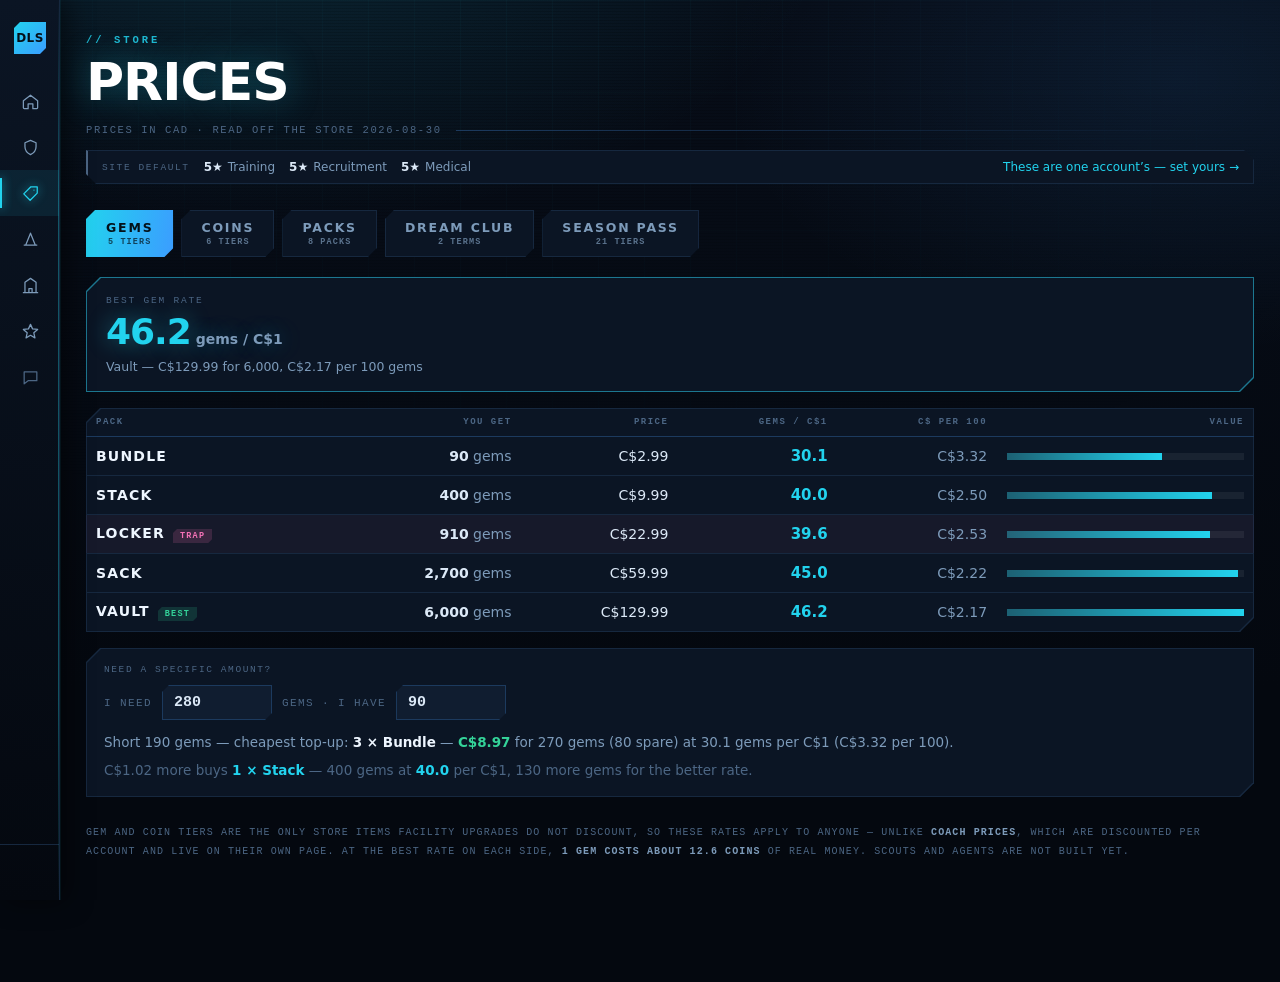
<file: store.html>
<!DOCTYPE html>
<html lang="en">
<head>
<meta charset="UTF-8">
<meta name="viewport" content="width=device-width, initial-scale=1.0">
<title>Store · DLS</title>
<meta name="theme-color" content="#04080f">

<link rel="stylesheet" href="assets/shell.css">
<style>
:root { color-scheme: dark; }

/* --- Tabs ---------------------------------------------------------------- */

.tabs { display: flex; flex-wrap: wrap; gap: 8px; margin-bottom: 20px; }
.tab {
  padding: 10px 20px;
  clip-path: polygon(9px 0, 100% 0, 100% calc(100% - 9px), calc(100% - 9px) 100%, 0 100%, 0 9px);
  border: none;
  background: var(--dls-panel);
  box-shadow: inset 0 0 0 1px var(--dls-edge-soft);
  color: var(--dls-ink-dim);
  font-family: var(--dls-sans);
  font-size: 12.5px;
  font-weight: 800;
  letter-spacing: 1.8px;
  text-transform: uppercase;
  cursor: pointer;
  transition: color .14s, background .14s;
}
.tab:hover:not(:disabled) { color: var(--dls-ink); background: var(--dls-panel-lit); }
.tab.is-on {
  background: linear-gradient(100deg, var(--dls-cyan), var(--dls-blue));
  box-shadow: 0 0 20px rgba(34, 211, 238, .3);
  color: #04121a;
}
.tab:disabled { color: var(--dls-ink-faint); cursor: not-allowed; }
.tab small {
  display: block;
  margin-top: 2px;
  font-family: var(--dls-mono);
  font-size: 8.5px;
  font-weight: 600;
  letter-spacing: 1.1px;
  opacity: .7;
}

.pane { display: none; }
.pane.is-on { display: grid; gap: 16px; }
/* A grid item defaults to min-width:auto, so it refuses to shrink below its
   content's min-content width — the tables' min-width propagated all the way up
   and burst the page sideways on a phone instead of letting .tbl-scroll scroll.
   Pre-dates the Packs merge (Gems already overflowed at 375px); the 700px packs
   table just made it impossible to miss. */
.pane.is-on > * { min-width: 0; }

/* --- Headline rate card -------------------------------------------------- */

.rate-card { padding: 18px 20px; }
.rate-card__lab {
  font-family: var(--dls-mono);
  font-size: 9.5px;
  letter-spacing: 1.8px;
  text-transform: uppercase;
  color: var(--dls-ink-faint);
}
.rate-card__big {
  margin-top: 8px;
  font-size: 36px;
  font-weight: 900;
  line-height: 1;
  letter-spacing: -1px;
  font-variant-numeric: tabular-nums;
}
.rate-card__big small { font-size: 14px; font-weight: 700; letter-spacing: 0; color: var(--dls-ink-dim); }
.rate-card__sub { margin-top: 9px; font-size: 12.5px; color: var(--dls-ink-dim); }
.rate-card { background: color-mix(in srgb, var(--accent, var(--dls-cyan)) 46%, var(--dls-edge-soft)); }
.pane--gem { --accent: var(--dls-cyan); }
.pane--coin { --accent: var(--dls-amber); }
.pane--packs { --accent: var(--dls-magenta); }
.pane--club { --accent: var(--dls-violet); }
.pane--pass { --accent: var(--dls-mint); }
.pane--gem .rate-card__big { color: var(--dls-cyan); text-shadow: 0 0 22px rgba(34, 211, 238, .4); }
.pane--coin .rate-card__big { color: var(--dls-amber); text-shadow: 0 0 22px rgba(251, 191, 36, .35); }
/* .card__big defaults to magenta, which is Packs' accent. Every other pane
   colours its headline figure to match its own tint. */
.pane--club .card__big { color: var(--dls-violet); text-shadow: 0 0 22px rgba(167, 139, 250, .35); }
.pane--pass .card__big { color: var(--dls-mint); text-shadow: 0 0 22px rgba(52, 211, 153, .3); }
/* The second card's headline is a phrase, not a figure — the whole point is
   that there is no extra number to show. Sized so it does not shout over the
   card that does carry one. */
.pane--pass .card__big--words { font-size: 26px; letter-spacing: -0.5px; }
/* The option the engine would take, against the one it would leave. */
.pane--pass .contents .pick { color: var(--dls-mint); font-weight: 800; }
.pane--pass .free-cell { color: var(--dls-ink-dim); font-size: 12.5px; line-height: 1.5; }

/* --- Tables -------------------------------------------------------------- */

.tbl-scroll { overflow-x: auto; }
table { width: 100%; min-width: 470px; border-collapse: collapse; }
th {
  padding: 9px 10px;
  border-bottom: 1px solid var(--dls-edge);
  font-family: var(--dls-mono);
  font-size: 9px;
  font-weight: 600;
  letter-spacing: 1.5px;
  text-transform: uppercase;
  color: var(--dls-ink-faint);
  text-align: right;
  white-space: nowrap;
}
th:first-child, td:first-child { text-align: left; }
td {
  padding: 10px 10px;
  border-bottom: 1px solid var(--dls-edge-soft);
  text-align: right;
  font-variant-numeric: tabular-nums;
  white-space: nowrap;
}
tbody tr:hover td { background: rgba(34, 211, 238, .04); }

/* Packs' table differs from the tier tables in exactly three ways. Scoped, not
   rewritten: an unscoped copy would give the 6-column tier tables a 700px floor
   (they scroll on phones where they fit today) and push the 7px value bar to the
   top of its cell. */
.pane--packs table { min-width: 700px; }
.pane--packs td { padding: 12px 10px; vertical-align: top; }
.pane--packs tbody tr:hover td { background: rgba(244, 114, 182, .04); }

/* Six columns, but each is narrower than a pack's contents list, so the floor
   sits below Packs' 700px. */
.pane--club table { min-width: 660px; }
.pane--club td { padding: 12px 10px; vertical-align: top; }
.pane--club tbody tr:hover td { background: rgba(167, 139, 250, .05); }

/* Four columns, but two of them are stacked option lists, so it needs about
   as much width as Packs. */
.pane--pass table { min-width: 700px; }
.pane--pass td { padding: 12px 10px; vertical-align: top; }
.pane--pass tbody tr:hover td { background: rgba(52, 211, 153, .05); }

.pack { font-weight: 800; letter-spacing: 1.2px; text-transform: uppercase; color: #eef6ff; }
.get { color: var(--dls-ink-dim); }
.get b { color: var(--dls-ink); font-weight: 700; }
.get i {
  display: block;
  font-style: normal;
  font-family: var(--dls-mono);
  font-size: 9px;
  letter-spacing: .6px;
  color: var(--dls-mint);
}
.rate { font-weight: 900; font-size: 15px; }
.pane--gem .rate { color: var(--dls-cyan); }
.pane--coin .rate { color: var(--dls-amber); }
.unit { color: var(--dls-ink-dim); }

.bar-cell { width: 22%; min-width: 70px; }
.bar { height: 7px; background: rgba(255, 255, 255, .06); }
.bar i { display: block; height: 100%; }
.pane--gem .bar i { background: linear-gradient(90deg, rgba(34, 211, 238, .35), var(--dls-cyan)); }
.pane--coin .bar i { background: linear-gradient(90deg, rgba(251, 191, 36, .35), var(--dls-amber)); }

.tag {
  display: inline-block;
  margin-left: 8px;
  padding: 2px 7px;
  clip-path: polygon(4px 0, 100% 0, 100% calc(100% - 4px), calc(100% - 4px) 100%, 0 100%, 0 4px);
  font-family: var(--dls-mono);
  font-size: 8.5px;
  font-weight: 700;
  letter-spacing: 1.2px;
  text-transform: uppercase;
}
.tag--best { background: rgba(52, 211, 153, .16); color: var(--dls-mint); }
.tag--trap { background: rgba(244, 114, 182, .16); color: var(--dls-magenta); }
tr.is-trap td { background: rgba(244, 114, 182, .045); }

/* --- Headline card + prose blocks (house idiom, shared with coaches/rewards) -- */

.duo { display: grid; grid-template-columns: 1fr 1fr; gap: 16px; align-items: start; }
.duo > * { min-width: 0; }

/* The fallback matters: outside a pane there is no --accent, and a color-mix()
   with an undefined custom property is invalid at computed-value time — the card
   would lose its background entirely rather than fall back. */
.card { padding: 18px 20px; background: color-mix(in srgb, var(--accent, var(--dls-magenta)) 46%, var(--dls-edge-soft)); }
.card__lab {
  font-family: var(--dls-mono);
  font-size: 9.5px;
  letter-spacing: 1.8px;
  text-transform: uppercase;
  color: var(--dls-ink-faint);
}
.card__big {
  margin-top: 8px;
  font-size: 30px;
  font-weight: 900;
  line-height: 1.1;
  letter-spacing: -.5px;
  color: var(--dls-magenta);
  text-shadow: 0 0 22px rgba(244, 114, 182, .3);
  font-variant-numeric: tabular-nums;
}
.card__big small { font-size: 13px; font-weight: 700; letter-spacing: 0; color: var(--dls-ink-dim); }
.card__sub { margin-top: 9px; font-size: 12.5px; line-height: 1.5; color: var(--dls-ink-dim); }

.block { padding: 16px 18px; }

/* These blocks hold the longest prose on the page and the part nobody reads
   twice, so they are <details> and start closed. The heading still carries the
   warning — "check these before trusting a row" is itself the caveat — and the
   count beside it says how much is folded away, so collapsing hides the words
   without hiding the fact that there are words. */
.block > summary {
  margin: 0;
  display: flex;
  align-items: baseline;
  gap: 9px;
  cursor: pointer;
  list-style: none;                 /* Firefox and Chrome */
  font-family: var(--dls-mono);
  font-size: 9.5px;
  font-weight: 600;
  letter-spacing: 1.8px;
  text-transform: uppercase;
  -webkit-user-select: none;        /* a summary is for clicking, not selecting */
  user-select: none;
}
.block > summary::-webkit-details-marker { display: none; }   /* Safari before 17 */
.block > summary:hover { filter: brightness(1.3); }
.block > summary:focus-visible { outline: 1px solid currentColor; outline-offset: 3px; }
.block--how > summary { color: var(--dls-cyan); }
.block--gaps > summary { color: var(--dls-magenta); }
.block__n { font-size: 9px; letter-spacing: 1px; color: var(--dls-ink-faint); }
/* A chevron built from borders rather than a glyph, so it cannot pick up an
   emoji font on one platform and a box on another. */
.block > summary::after {
  content: "";
  margin-left: auto;
  align-self: center;
  width: 6px; height: 6px;
  border-right: 1.5px solid currentColor;
  border-bottom: 1.5px solid currentColor;
  transform: translateY(-2px) rotate(45deg);
  transition: transform .15s;
  opacity: .65;
}
.block[open] > summary::after { transform: translateY(1px) rotate(225deg); }
.block ul { margin: 12px 0 0; padding-left: 18px; }
.block li { margin-bottom: 9px; font-size: 12.5px; line-height: 1.55; color: var(--dls-ink-dim); }
.block li:last-child { margin-bottom: 0; }
.block li b { color: #eef6ff; font-weight: 700; }
.block li s { color: var(--dls-ink-faint); text-decoration: none; }

/* --- Row-table cells, shared by the Packs, Dream Club and Season Pass panes ---------------
   Two selectors rather than one unscoped `.name`, because the Gems and Coins
   tables are built from different markup and would inherit the wrong padding
   and weights. Any future tab rendering name/price/contents/worth/verdict rows
   joins by adding itself to these lists. */

.pane--packs .name, .pane--club .name, .pane--pass .name { font-weight: 800; letter-spacing: 1.1px; text-transform: uppercase; color: #eef6ff; }
.pane--packs .where, .pane--club .where, .pane--pass .where {
  display: block;
  margin-top: 3px;
  font-family: var(--dls-mono);
  font-size: 8.5px;
  letter-spacing: 1.1px;
  text-transform: uppercase;
  color: var(--dls-ink-faint);
}
.pane--packs .badge, .pane--club .badge, .pane--pass .badge {
  display: inline-block;
  margin-left: 7px;
  padding: 2px 7px;
  clip-path: polygon(4px 0, 100% 0, 100% calc(100% - 4px), calc(100% - 4px) 100%, 0 100%, 0 4px);
  background: rgba(244, 114, 182, .16);
  color: var(--dls-magenta);
  font-family: var(--dls-mono);
  font-size: 8.5px;
  font-weight: 700;
  letter-spacing: 1.1px;
  text-transform: uppercase;
}
.pane--club .badge { background: rgba(167, 139, 250, .16); color: var(--dls-violet); }
.pane--pass .badge { background: rgba(52, 211, 153, .16); color: var(--dls-mint); }
.pane--packs .price, .pane--club .price, .pane--pass .price { font-weight: 900; font-size: 15px; color: #eef6ff; }

.pane--packs .contents, .pane--club .contents, .pane--pass .contents { text-align: left; white-space: normal; min-width: 260px; }
.pane--packs .contents div, .pane--club .contents div, .pane--pass .contents div { font-size: 12.5px; line-height: 1.5; color: var(--dls-ink-dim); }
.pane--packs .contents b, .pane--club .contents b, .pane--pass .contents b { color: var(--dls-ink); font-weight: 700; }
.pane--packs .contents u, .pane--club .contents u, .pane--pass .contents u {
  text-decoration: none;
  border-bottom: 1px dashed var(--dls-amber);
  color: var(--dls-amber);
  cursor: help;
}
.pane--packs .contents s, .pane--club .contents s, .pane--pass .contents s { color: var(--dls-ink-faint); text-decoration: none; }

.pane--packs .worth, .pane--club .worth, .pane--pass .worth { font-weight: 900; font-size: 15px; color: var(--dls-ink); }
.pane--packs .worth small, .pane--club .worth small, .pane--pass .worth small { display: block; font-size: 10.5px; font-weight: 600; color: var(--dls-ink-faint); }
.pane--packs .verdict, .pane--club .verdict, .pane--pass .verdict { font-weight: 900; font-size: 15px; }
.pane--packs .verdict small, .pane--club .verdict small, .pane--pass .verdict small {
  display: block;
  font-family: var(--dls-mono);
  font-size: 9px;
  font-weight: 600;
  letter-spacing: 1px;
  text-transform: uppercase;
}
.pane--packs .good, .pane--club .good, .pane--pass .good { color: var(--dls-mint); }
.pane--packs .bad, .pane--club .bad, .pane--pass .bad { color: var(--dls-magenta); }
.pane--packs .unk, .pane--club .unk, .pane--pass .unk { color: var(--dls-ink-faint); font-weight: 700; font-size: 13px; }

/* A table wider than its panel is only reachable if you can tell it scrolls —
   .dls-panel's clip-path eats the scrollbar and iOS hides overlay bars at rest,
   so on a phone the Verdict column was simply gone with no affordance. */
.tbl-scroll { position: relative; }
.has-scroll { position: relative; }
.has-scroll::after {
  content: "";
  position: absolute;
  top: 0; right: 0; bottom: 0;
  width: 44px;
  pointer-events: none;
  background: linear-gradient(90deg, transparent, var(--dls-panel));
  opacity: .95;
  transition: opacity .15s;
}
.has-scroll.at-end::after { opacity: 0; }
.swipe-hint {
  position: absolute;
  right: 10px; bottom: 8px;
  z-index: 1;
  pointer-events: none;
  font-family: var(--dls-mono);
  font-size: 8.5px;
  letter-spacing: 1.1px;
  text-transform: uppercase;
  color: var(--dls-ink-faint);
  opacity: 0;
  transition: opacity .15s;
}
.has-scroll .swipe-hint { opacity: 1; }
.has-scroll.at-end .swipe-hint { opacity: 0; }

/* --- Solver -------------------------------------------------------------- */

.solve { padding: 16px 18px; }
.solve__lab {
  font-family: var(--dls-mono);
  font-size: 9.5px;
  letter-spacing: 1.6px;
  text-transform: uppercase;
  color: var(--dls-ink-faint);
}
.solve__row { display: flex; align-items: center; gap: 10px; flex-wrap: wrap; margin-top: 10px; }
.solve input {
  width: 110px;
  padding: 9px 12px;
  clip-path: polygon(7px 0, 100% 0, 100% calc(100% - 7px), calc(100% - 7px) 100%, 0 100%, 0 7px);
  border: none;
  background: var(--dls-panel-lit);
  box-shadow: inset 0 0 0 1px var(--dls-edge);
  color: var(--dls-ink);
  font-family: var(--dls-mono);
  font-size: 15px;
  font-weight: 700;
}
.solve input:focus { outline: none; box-shadow: inset 0 0 0 1px var(--dls-cyan); }
.solve__unit { font-family: var(--dls-mono); font-size: 11px; letter-spacing: 1.4px; text-transform: uppercase; color: var(--dls-ink-faint); }
.solve__out { margin-top: 12px; font-size: 13.5px; line-height: 1.6; color: var(--dls-ink-dim); }
.solve__out b { color: #eef6ff; font-weight: 800; }
.solve__out em { font-style: normal; color: var(--dls-mint); font-weight: 700; }
.solve__up { display: inline-block; margin-top: 6px; color: var(--dls-ink-faint); }
.solve__up b, .solve__up em { color: var(--dls-cyan); }


@media (max-width: 900px) { .duo { grid-template-columns: 1fr; } }
</style>
</head>

<body data-dls-page="store" data-dls-skin="hud">

<div class="wrap">

  <header class="head">
    <p class="eyebrow">// Store</p>
    <h1>Prices</h1>
    <p class="rule" id="head-rule">—</p>
    <div id="fac-bar"></div>
  </header>

  <nav class="tabs" id="tabs">
    <button class="tab is-on" data-tab="gems">Gems<small id="tab-gems-sub">—</small></button>
    <button class="tab" data-tab="coins">Coins<small id="tab-coins-sub">—</small></button>
    <button class="tab" data-tab="packs">Packs<small id="tab-packs-sub">—</small></button>
    <button class="tab" data-tab="club">Dream Club<small id="tab-club-sub">—</small></button>
    <button class="tab" data-tab="pass">Season Pass<small id="tab-pass-sub">—</small></button>
  </nav>

  <div id="panes">

  <!-- ================= GEMS ================= -->
  <section class="pane pane--gem is-on" id="pane-gems">
    <div class="dls-panel rate-card">
      <div class="rate-card__lab">Best gem rate</div>
      <div class="rate-card__big" id="best-gem">—<small> gems / C$1</small></div>
      <div class="rate-card__sub" id="best-gem-sub"></div>
    </div>

    <div class="dls-panel">
      <div class="tbl-scroll">
        <table>
          <thead><tr>
            <th>Pack</th><th>You get</th><th>Price</th>
            <th>Gems / C$1</th><th>C$ per 100</th><th class="bar-cell">Value</th>
          </tr></thead>
          <tbody id="gem-rows"></tbody>
        </table>
      </div>
    </div>

    <div class="dls-panel solve">
      <div class="solve__lab">Need a specific amount?</div>
      <div class="solve__row">
        <span class="solve__unit">I need</span>
        <input id="gem-need" type="number" min="1" max="20000" step="10" value="280" inputmode="numeric">
        <span class="solve__unit">gems · I have</span>
        <input id="gem-have" type="number" min="0" step="10" value="90" inputmode="numeric">
      </div>
      <div class="solve__out" id="gem-solve"></div>
    </div>
  </section>

  <!-- ================= COINS ================= -->
  <section class="pane pane--coin" id="pane-coins">
    <div class="dls-panel rate-card">
      <div class="rate-card__lab">Best coin rate</div>
      <div class="rate-card__big" id="best-coin">—<small> coins / C$1</small></div>
      <div class="rate-card__sub" id="best-coin-sub"></div>
    </div>

    <div class="dls-panel">
      <div class="tbl-scroll">
        <table>
          <thead><tr>
            <th>Pack</th><th>You get</th><th>Price</th>
            <th>Coins / C$1</th><th>C$ per 1,000</th><th class="bar-cell">Value</th>
          </tr></thead>
          <tbody id="coin-rows"></tbody>
        </table>
      </div>
    </div>

    <div class="dls-panel solve">
      <div class="solve__lab">Need a specific amount?</div>
      <div class="solve__row">
        <span class="solve__unit">I need</span>
        <input id="coin-need" type="number" min="1" max="200000" step="100" value="10000" inputmode="numeric">
        <span class="solve__unit">coins · I have</span>
        <input id="coin-have" type="number" min="0" step="100" value="108687" inputmode="numeric">
      </div>
      <div class="solve__out" id="coin-solve"></div>
    </div>
  </section>

  <!-- ================= PACKS ================= -->
  <section class="pane pane--packs" id="pane-packs">
    <div class="duo">
      <div class="dls-panel card">
        <div class="card__lab">Best value pack</div>
        <div class="card__big" id="pack-top">—</div>
        <div class="card__sub" id="pack-top-sub"></div>
      </div>
      <div class="dls-panel card">
        <div class="card__lab">Worst value pack</div>
        <div class="card__big" id="pack-bottom">—</div>
        <div class="card__sub" id="pack-bottom-sub"></div>
      </div>
    </div>

    <div class="dls-panel">
      <div class="tbl-scroll">
        <table>
          <thead><tr>
            <th>Pack</th><th>Price</th><th>What is in it</th>
            <th>Worth to you</th><th>Verdict</th>
          </tr></thead>
          <tbody id="pack-rows"></tbody>
        </table>
      </div>
    </div>

    <div class="duo">
      <details class="dls-panel block block--how">
        <summary>How a pack is scored</summary>
        <ul id="pack-how"></ul>
      </details>
      <details class="dls-panel block block--gaps">
        <summary>Check these before trusting a row</summary>
        <ul id="pack-gaps"></ul>
      </details>
    </div>
  </section>

  <!-- ================= DREAM CLUB ================= -->
  <section class="pane pane--club" id="pane-club">
    <div class="duo">
      <div class="dls-panel card">
        <div class="card__lab">What a day is worth</div>
        <div class="card__big" id="club-day">—</div>
        <div class="card__sub" id="club-day-sub"></div>
      </div>
      <div class="dls-panel card">
        <div class="card__lab">Best term</div>
        <div class="card__big" id="club-best">—</div>
        <div class="card__sub" id="club-best-sub"></div>
      </div>
    </div>

    <div class="dls-panel">
      <div class="tbl-scroll">
        <table>
          <thead><tr>
            <th>Term</th><th>Price</th><th>What lands in your account</th>
            <th>Worth to you</th><th>Pays for itself</th><th>Verdict</th>
          </tr></thead>
          <tbody id="club-rows"></tbody>
        </table>
      </div>
    </div>

    <div class="duo">
      <details class="dls-panel block block--how">
        <summary>How a subscription is scored</summary>
        <ul id="club-how"></ul>
      </details>
      <details class="dls-panel block block--gaps">
        <summary>Check these before trusting a row</summary>
        <ul id="club-gaps"></ul>
      </details>
    </div>
  </section>

  <!-- ================= SEASON PASS ================= -->
  <section class="pane pane--pass" id="pane-pass">
    <div class="duo">
      <div class="dls-panel card">
        <div class="card__lab">What the track is worth</div>
        <div class="card__big" id="pass-worth">&mdash;</div>
        <div class="card__sub" id="pass-worth-sub"></div>
      </div>
      <div class="dls-panel card">
        <div class="card__lab">What the dearer one adds</div>
        <div class="card__big card__big--words" id="pass-gate">&mdash;</div>
        <div class="card__sub" id="pass-gate-sub"></div>
      </div>
    </div>

    <div class="dls-panel">
      <div class="tbl-scroll">
        <table>
          <thead><tr>
            <th>Tier</th><th>Season pass &mdash; pick one</th>
            <th>Worth to you</th><th>Free pass</th>
          </tr></thead>
          <tbody id="pass-rows"></tbody>
        </table>
      </div>
    </div>

    <details class="dls-panel block block--gaps">
      <summary>By your own picks</summary>
      <ul id="pass-mine"></ul>
    </details>

    <details class="dls-panel block block--gaps">
      <summary>Coins or gems &mdash; the one choice this page will not make for you</summary>
      <ul id="pass-fork"></ul>
    </details>

    <details class="dls-panel block block--how">
      <summary>Extra daily and weekly challenges</summary>
      <ul id="pass-extras"></ul>
    </details>

    <div class="duo">
      <details class="dls-panel block block--how">
        <summary>How the pass is scored</summary>
        <ul id="pass-how"></ul>
      </details>
      <details class="dls-panel block block--gaps">
        <summary>Check these before trusting a row</summary>
        <ul id="pass-gaps"></ul>
      </details>
    </div>
  </section>

  </div><!-- /#panes -->

  <p class="note" id="foot"></p>

</div>

<script src="data/packs.js"></script>
<script src="data/coaches.js"></script>
<script src="data/facilities.js"></script>
<script src="data/store.js"></script>
<script src="data/dreamclub.js"></script>
<script src="data/seasonpass.js"></script>
<script src="assets/shell.js" defer></script>
<script>
/* Every figure on this page is derived from data/store.js — no rate, ranking
   or verdict is typed by hand, so re-pricing means editing one data file and
   nothing else. Coaches moved to their own page: they are gem-priced and
   discounted per account, which makes them a different kind of thing. */

var money = function (n) { return 'C$' + n.toFixed(2); };
var num = function (n) { return n.toLocaleString('en-CA'); };

/* --- Tabs ----------------------------------------------------------------- */

var DEFAULT_TAB = 'gems';

/* One header rule and one footnote serve all tabs, so each tab carries its own
   text. Packs needs the "scored against your own prices" caveat — that is what
   makes its verdicts honest — and that same caveat is wrong on Gems. Filled in
   boot, once the rates it quotes have been computed. */
var TAB_TEXT = {};

function showTab(name) {
  /* Resolve the target BEFORE touching any button. Deciding first and painting
     second is what stops a rejected name from leaving every tab unhighlighted
     while the old pane is still showing. */
  var btns = [].slice.call(document.querySelectorAll('#tabs .tab'));
  var live = btns.filter(function (b) { return b.dataset.tab === name && !b.disabled; });
  if (!live.length) {
    if (name === DEFAULT_TAB) return;          // the default itself is gone — stop, don't recurse
    return showTab(DEFAULT_TAB);
  }
  btns.forEach(function (b) { b.classList.toggle('is-on', b.dataset.tab === name && !b.disabled); });
  /* Scoped to #panes so a future tab can hold its own nested tabs without this
     stripping them on every top-level switch. */
  document.querySelectorAll('#panes > .pane').forEach(function (p) {
    p.classList.toggle('is-on', p.id === 'pane-' + name);
  });
  var t = TAB_TEXT[name];
  if (t) {
    document.getElementById('head-rule').textContent = t.rule;
    document.getElementById('foot').innerHTML = t.foot;
    /* A shared store.html#packs otherwise previews as "Store · DLS" with a page
       headed "Prices", and the only thing saying Packs is one highlighted chip. */
    if (t.title) document.title = t.title;
  }
  syncScrollHints();
  if (location.hash.slice(1) !== name) history.replaceState(null, '', '#' + name);
}

/* Marks the panel around any table that is currently wider than its box, and
   clears the mark once you have scrolled to the end. Re-run on tab switch and on
   resize, since both change which tables overflow. */
function syncScrollHints() {
  document.querySelectorAll('.tbl-scroll').forEach(function (sc) {
    var panel = sc.parentElement;
    var over = sc.scrollWidth > sc.clientWidth + 1;
    panel.classList.toggle('has-scroll', over);
    if (over && !sc.dataset.hinted) {
      sc.dataset.hinted = '1';
      var h = document.createElement('span');
      h.className = 'swipe-hint';
      h.textContent = 'swipe →';
      panel.appendChild(h);
      sc.addEventListener('scroll', function () {
        panel.classList.toggle('at-end', sc.scrollLeft + sc.clientWidth >= sc.scrollWidth - 2);
      });
    }
    if (!over) panel.classList.remove('at-end');
  });
}
window.addEventListener('resize', syncScrollHints);

document.getElementById('tabs').addEventListener('click', function (e) {
  var b = e.target.closest('.tab');
  if (b && !b.disabled) showTab(b.dataset.tab);
});
window.addEventListener('hashchange', function () { showTab(location.hash.slice(1) || DEFAULT_TAB); });

/* Assigned in boot from annotate()'s own results, so the Packs verdicts and the
   Gems / Coins tables can never disagree about the best rate on the same page. */
var GEM_RATE, COIN_RATE;

/* --- Gem / coin tiers ----------------------------------------------------- */

/* A tier is a trap when a *cheaper* tier gives a better rate: paying more and
   getting less per dollar is the one thing a price ladder should never do,
   and this store does it three times. */
function annotate(packs, amountOf) {
  var rows = packs.map(function (p) {
    return { pack: p, amount: amountOf(p), rate: amountOf(p) / p.price };
  });
  var best = Math.max.apply(null, rows.map(function (r) { return r.rate; }));
  rows.forEach(function (r, i) {
    r.isBest = r.rate === best;
    r.isTrap = rows.some(function (o, j) { return j < i && o.pack.price < r.pack.price && o.rate > r.rate; });
  });
  return { rows: rows, best: best, bestRow: rows.find(function (r) { return r.isBest; }) };
}

function renderRows(tbody, model, getCell, per) {
  document.getElementById(tbody).innerHTML = model.rows.map(function (r) {
    var tag = r.isBest ? '<span class="tag tag--best">Best</span>'
            : r.isTrap ? '<span class="tag tag--trap">Trap</span>' : '';
    return '<tr' + (r.isTrap ? ' class="is-trap"' : '') + '>'
      + '<td><span class="pack">' + r.pack.name + '</span>' + tag + '</td>'
      + '<td class="get">' + getCell(r) + '</td>'
      + '<td>' + money(r.pack.price) + '</td>'
      + '<td class="rate">' + r.rate.toFixed(1) + '</td>'
      + '<td class="unit">' + money(r.pack.price / r.amount * per) + '</td>'
      + '<td class="bar-cell"><div class="bar"><i style="width:' + (r.rate / model.best * 100).toFixed(1) + '%"></i></div></td>'
      + '</tr>';
  }).join('');
}

/* Minimising cash can land you in the worst tier — covering a 190-gem gap with
   three Bundles is the cheapest cheque and the poorest rate on the board. So
   alongside the cheapest answer, look for a single pack that covers the gap at
   a materially better rate without costing much more, and offer it. */
function betterRate(packs, amountOf, short, minCost, minGot) {
  var minRate = minGot / minCost, best = null;
  packs.forEach(function (p) {
    if (amountOf(p) < short || p.price > minCost * 1.4) return;
    var rate = amountOf(p) / p.price;
    if (rate > minRate * 1.05 && (!best || rate > amountOf(best) / best.price)) best = p;
  });
  return best;
}

/* Cheapest way to cover a shortfall: unbounded knapsack minimising spend, so
   it finds "two Stacks beat one Locker" combinations a single-pack lookup
   misses. Exact rather than greedy — greedy goes wrong exactly at the traps. */
function cheapest(packs, amountOf, target) {
  var cost = new Float64Array(target + 1).fill(Infinity);
  var pick = new Int16Array(target + 1).fill(-1);
  cost[0] = 0;
  for (var t = 1; t <= target; t++) {
    for (var i = 0; i < packs.length; i++) {
      var prev = Math.max(0, t - amountOf(packs[i]));
      var c = cost[prev] + packs[i].price;
      if (c < cost[t]) { cost[t] = c; pick[t] = i; }
    }
  }
  var counts = {}, got = 0, t2 = target;
  while (t2 > 0 && pick[t2] >= 0) {
    var i2 = pick[t2];
    counts[i2] = (counts[i2] || 0) + 1;
    got += amountOf(packs[i2]);
    t2 = Math.max(0, t2 - amountOf(packs[i2]));
  }
  return { cost: cost[target], counts: counts, got: got };
}

function renderSolve(outId, packs, amountOf, target, have, unit, single) {
  var out = document.getElementById(outId);
  if (!(target > 0)) { out.innerHTML = ''; return; }
  var short = target - have;
  if (short <= 0) {
    out.innerHTML = 'You already hold ' + num(have) + ' ' + unit + ' — <em>nothing to buy</em>.';
    return;
  }

  var r = cheapest(packs, amountOf, short);
  var parts = Object.keys(r.counts).map(function (i) {
    return '<b>' + r.counts[i] + ' × ' + packs[i].name + '</b>';
  });
  var over = r.got - short;

  out.innerHTML = 'Short ' + num(short) + ' ' + unit + ' — cheapest top-up: '
    + parts.join(' + ') + ' — <em>' + money(r.cost) + '</em>'
    + ' for ' + num(r.got) + ' ' + unit
    + (over > 0 ? ' (' + num(over) + ' spare)' : '')
    + ' at ' + (r.got / r.cost).toFixed(1) + ' ' + unit + ' per C$1'
    + ' (' + money(r.cost / r.got * single) + ' per ' + num(single) + ').';

  var up = betterRate(packs, amountOf, short, r.cost, r.got);
  if (up) {
    out.innerHTML += '<br><span class="solve__up">' + money(up.price - r.cost) + ' more'
      + ' buys <b>1 × ' + up.name + '</b> — ' + num(amountOf(up)) + ' ' + unit
      + ' at <em>' + (amountOf(up) / up.price).toFixed(1) + '</em> per C$1'
      + ', ' + num(amountOf(up) - r.got) + ' more ' + unit + ' for the better rate.</span>';
  }
}

/* --- Pack pricing --------------------------------------------------------- */

/* A pack is worth what its contents would cost you to buy one at a time, at your
   own prices: coaches from data/coaches.js through your Training Centre discount,
   gems and coins through the best tier above. */
function coachPrice(base) {
  return facilityNet(base, 'coach');
}

/* Every item resolves to a CAD figure or to null. One null anywhere and the
   whole pack goes unscored — a partial total would read as a verdict while
   quietly leaving out the expensive half. */
/* Physios are charged in coins and every other item class in gems, so an
   ITEM_PRICES amount cannot be converted without knowing which. */
function rateFor(cur) { return cur === 'coins' ? COIN_RATE : GEM_RATE; }

function priceItem(it) {
  if (it.kind === 'gems') return { cad: it.n / GEM_RATE, label: num(it.n) + ' gems' };
  if (it.kind === 'coins') return { cad: it.n / COIN_RATE, label: num(it.n) + ' coins' };
  if (it.kind === 'dp') {
    return { cad: (it.n / DP_PER_GEM) / GEM_RATE, label: num(it.n) + ' Dream Points' };
  }
  if (it.kind === 'coach') {
    var c = COACHES.find(function (x) { return x.type === it.type && x.rarity === it.rarity; });
    var gems = c ? coachPrice(c.base) : null;
    return {
      cad: gems == null ? null : it.n * gems / GEM_RATE,
      label: it.n + ' × ' + it.rarity + ' ' + it.type + ' coach',
      each: gems,
      eachCur: 'gems'
    };
  }
  var p = ITEM_PRICES[it.key] || {};
  var q = itemPrice(it.key);
  return {
    cad: q == null ? null : it.n * q.n / rateFor(q.cur),
    label: it.n + ' × ' + it.key,
    each: q && q.n,
    eachCur: q && q.cur,
    why: p.note
  };
}

function scorePack(pk) {
  if (pk.unscored) return { unscored: pk.unscored };
  var parts = pk.items.map(priceItem);
  /* Number.isFinite, not the global isFinite and not == null. The global coerces,
     so isFinite(null) is true and every unpriced item would count as priced — a
     pack of unknowns would score 0% instead of "can't price". The bare == null
     has the opposite hole: NaN slips through. This rule is load-bearing; a pack
     is never partly scored. */
  var missing = parts.filter(function (p) { return !Number.isFinite(p.cad); });
  var cad = missing.length ? null : parts.reduce(function (a, p) { return a + p.cad; }, 0);
  return {
    parts: parts,
    missing: missing,
    cad: cad,
    ratio: cad == null ? null : cad / pk.price,
    unsure: pk.items.some(function (i) { return i.sure === false; })
  };
}

/* --- Dream Club scoring --------------------------------------------------- */

/* A subscription is not a pack, and two differences drive everything below.

   1. The terms are the SAME product at different lengths, so price cannot order
      them: C$34.99 buys three times the days of C$24.99. Cost per day is the
      comparison that decides the purchase, and it is the one figure the store
      screen never shows.
   2. A pack cannot be under-collected; thirty daily rewards can. `breakEven` is
      the day the rewards so far have covered the price, so `term - breakEven`
      is literally how many daily claims you may miss before the purchase turns
      into a loss. That prices the risk out of the term itself rather than by
      inventing a discount factor nobody can check. */
function scoreClub(t) {
  /* Guard the container before reaching into it. A term whose daily reward
     nobody has read would carry `perDay: null`, and `null.gems` throws — here,
     inside the boot IIFE, BEFORE TAB_TEXT is assigned and before showTab()
     runs. One unreadable row would blank the header rule and footnote on all
     four tabs, Gems and Coins included. One bad row must cost one row. */
  if (!t.perDay) return { unscored: true };
  var perDay = t.perDay.gems / GEM_RATE + t.perDay.coins / COIN_RATE;
  /* Same rule as scorePack: never partly scored. Number.isFinite, not the
     global — the global coerces null to 0 and a missing rate would score as
     free rather than as unpriceable. */
  if (!Number.isFinite(perDay) || perDay <= 0) return { unscored: true };
  var breakEven = Math.ceil(t.price / perDay);
  return {
    perDay: perDay,
    total: perDay * t.term,
    ratio: (perDay * t.term) / t.price,
    costDay: t.price / t.term,
    breakEven: breakEven,
    slack: t.term - breakEven,
    gems: t.perDay.gems * t.term,
    coins: t.perDay.coins * t.term
  };
}

/* --- Season Pass scoring -------------------------------------------------- */

/* A Dream Point Boost is a percentage on what you earn, not a quantity of
   anything, so there is no amount to convert. Same reason packs.js leaves
   Champions Arena unscored: an income change is not a bag of goods. */
function pricePassItem(it) {
  /* A boost is priced like any other item; the separate kind exists only so the
     label can carry the percentage. It was once treated as unpriceable because a
     multiplier is not a quantity — but what the boost DOES is a multiplier, while
     the boost ITSELF is sold for gems, and this site prices an item by what it
     would cost to buy separately. */
  if (it.kind === 'boost') {
    var bk = it.of + ' Boost ' + it.rarity;
    var b = ITEM_PRICES[bk] || {};
    var bq = itemPrice(bk);
    return { cad: bq == null ? null : bq.n / rateFor(bq.cur),
             label: it.rarity + ' ' + it.of + ' Boost +' + it.pct + '%',
             each: bq && bq.n,
             eachCur: bq && bq.cur,
             why: b.note,
             unsure: b.sure === false && bq != null };
  }
  var p = priceItem(it);
  /* priceItem hands back the note but not the flag, and the flag is the point:
     the Legendary Agent is the single largest line in this track's total and
     packs.js says outright that its price does not reconcile. Dropping that on
     the floor would let a quarter of the headline rest on a figure the site
     itself doubts, with nothing on screen to say so. */
  if (it.kind === 'item') {
    var e = ITEM_PRICES[it.key];
    p.unsure = !!(e && e.sure === false && itemPrice(it.key) != null);
  }
  return p;
}

/* Two tiers are the same tier if they offer the same pair of things. Built from
   the data rather than eyeballed, because the repeats are easy to miss reading
   a track sideways and they are the reason a fifth Legendary Form Boost should
   not be counted like the first. */
function passTierSig(t) {
  return t.paid.map(function (i) {
    /* Quantity is part of the identity. Without it a tier offering one coach
       and a tier offering two would sign identically and the second would be
       badged a repeat of the first. Nothing on today's track has n > 1, which
       is exactly why it would go unnoticed. */
    return i.kind + ':' + (i.key || (i.type ? i.rarity + ' ' + i.type
         : i.of ? i.rarity + ' ' + i.of + i.pct : '')) + ':' + (i.n == null ? '' : i.n);
  }).slice().sort().join(' | ');
}

/* The track is 21 independent prizes, each a choose-one. Two things follow that
   no other tab needs:

     - value is a MAX inside a tier and a SUM across tiers, so the track is
       worth much less than the sum of everything printed on it;
     - a tier whose items have no price is SKIPPED, not fatal. Every skipped
       tier can only push the true figure up, so what comes out is a floor, and
       the page says floor everywhere it says the number.

   That is the opposite of scorePack's never-partly-scored rule, and it is only
   legitimate because these parts really are separable: a pack is one purchase
   and half its contents is not a verdict, while 15 priced tiers out of 21 is a
   genuine lower bound on the whole. */
/* Worth nothing to this account whatever it costs — the list lives in
   seasonpass.js, not here, so adding to it never means editing the engine. */
function passWorthless(it) {
  return it.kind === 'item'
      && PASS_PREFERENCE.worthless.indexOf(it.key) > -1;
}

function scorePassTrack(track) {
  var seen = {};
  var rows = track.map(function (t) {
    var sig = passTierSig(t);
    var sameAs = Object.prototype.hasOwnProperty.call(seen, sig) ? seen[sig] : null;
    if (sameAs === null) seen[sig] = t.tier;

    /* Carry the raw item on each priced option: the owner-preference pass below
       has to ask what a thing IS, not what its label says. */
    var opts = t.paid.map(function (i) { var o = pricePassItem(i); o.item = i; return o; });
    var priced = opts.filter(function (o) { return Number.isFinite(o.cad); });
    var best = priced.length
      ? priced.reduce(function (a, b) { return b.cad > a.cad ? b : a; })
      : null;
    /* Three of these tiers offer two things that cost exactly the same. Marking
       only the first as "the pick" would read as though it were the better one,
       so ties are flagged and both sides get the mark. */
    var tied = best && priced.filter(function (o) { return o.cad === best.cad; }).length > 1;

    /* A tier offering coins OR gems is not a tier the CAD ranking can settle:
       it is an exchange, and what it is worth depends on a rate only the owner
       knows. Detected from the data so a new tier of this shape joins in
       without anyone remembering to add it. */
    var gi = t.paid.filter(function (i) { return i.kind === 'gems'; })[0];
    var ci = t.paid.filter(function (i) { return i.kind === 'coins'; })[0];
    var fork = (gi && ci) ? { gems: gi.n, coins: ci.n, rate: ci.n / gi.n } : null;

    /* What THIS account would take, which is not always what costs most:
       skip anything on the worthless list, and answer a fork with gems. */
    var usable = priced.filter(function (o) { return !passWorthless(o.item); });
    var mine = null;
    if (usable.length) {
      var g = fork ? usable.filter(function (o) { return o.item.kind === 'gems'; })[0] : null;
      mine = g || usable.reduce(function (a, b) { return b.cad > a.cad ? b : a; });
    }

    return {
      tier: t.tier, opts: opts, best: best, mine: mine, sameAs: sameAs,
      tied: !!tied, fork: fork,
      partial: priced.length === 1 && opts.length > 1,
      free: pricePassItem(t.free)
    };
  });
  /* What the same track comes to if every coins-or-gems fork is answered with
     gems. Lower at store prices by construction — that is the whole point. */
  var gemsFirst = rows.reduce(function (a, r) {
    if (!r.best) return a;
    /* From the fork's own numbers, not by matching a rendered label. */
    return a + (r.fork ? r.fork.gems / GEM_RATE : r.best.cad);
  }, 0);

  return {
    rows: rows,
    forks: rows.filter(function (r) { return r.fork; }),
    gemsFirstFloor: gemsFirst,
    ownerFloor: rows.reduce(function (a, r) { return a + (r.mine ? r.mine.cad : 0); }, 0),
    diverge: rows.filter(function (r) { return r.best && r.mine !== r.best; }),
    floor: rows.reduce(function (a, r) { return a + (r.best ? r.best.cad : 0); }, 0),
    scored: rows.filter(function (r) { return r.best; }).length,
    blank: rows.filter(function (r) { return !r.best; }).length,
    partial: rows.filter(function (r) { return r.partial; }).length,
    repeats: rows.filter(function (r) { return r.sameAs !== null; }).length
  };
}

/* --- Boot ----------------------------------------------------------------- */

(function () {
  var gemAmt = function (p) { return p.gems; };
  var coinAmt = function (p) { return p.base + p.bonus; };

  var gems = annotate(GEM_PACKS, gemAmt);
  var coins = annotate(COIN_PACKS, coinAmt);

  GEM_RATE = gems.best;
  COIN_RATE = coins.best;

  document.getElementById('tab-gems-sub').textContent = GEM_PACKS.length + ' tiers';
  document.getElementById('tab-coins-sub').textContent = COIN_PACKS.length + ' tiers';
  document.getElementById('tab-packs-sub').textContent = PACKS.length + ' packs';

  document.getElementById('best-gem').innerHTML = gems.best.toFixed(1) + '<small> gems / C$1</small>';
  document.getElementById('best-gem-sub').textContent =
    gems.bestRow.pack.name + ' — ' + money(gems.bestRow.pack.price)
    + ' for ' + num(gems.bestRow.amount) + ', ' + money(100 / gems.best) + ' per 100 gems';

  document.getElementById('best-coin').innerHTML = coins.best.toFixed(1) + '<small> coins / C$1</small>';
  document.getElementById('best-coin-sub').textContent =
    coins.bestRow.pack.name + ' — ' + money(coins.bestRow.pack.price)
    + ' for ' + num(coins.bestRow.amount) + ', ' + money(1000 / coins.best) + ' per 1,000 coins';

  renderRows('gem-rows', gems, function (r) { return '<b>' + num(r.amount) + '</b> gems'; }, 100);
  renderRows('coin-rows', coins, function (r) {
    return '<b>' + num(r.amount) + '</b> coins'
      + (r.pack.bonus ? '<i>+' + num(r.pack.bonus) + ' free</i>' : '');
  }, 1000);

  function updateGem() {
    renderSolve('gem-solve', GEM_PACKS, gemAmt,
      Math.min(20000, parseInt(document.getElementById('gem-need').value, 10) || 0),
      Math.max(0, parseInt(document.getElementById('gem-have').value, 10) || 0), 'gems', 100);
  }
  function updateCoin() {
    renderSolve('coin-solve', COIN_PACKS, coinAmt,
      Math.min(200000, parseInt(document.getElementById('coin-need').value, 10) || 0),
      Math.max(0, parseInt(document.getElementById('coin-have').value, 10) || 0), 'coins', 1000);
  }
  ['gem-need', 'gem-have'].forEach(function (id) {
    document.getElementById(id).addEventListener('input', updateGem);
  });
  ['coin-need', 'coin-have'].forEach(function (id) {
    document.getElementById(id).addEventListener('input', updateCoin);
  });
  updateGem();
  updateCoin();

  /* --- Packs pane --- */

  var scored = PACKS.map(function (pk) { return { pk: pk, s: scorePack(pk) }; });

  document.getElementById('pack-rows').innerHTML = scored.map(function (r) {
    var pk = r.pk, s = r.s;

    var contents = s.unscored
      ? '<div>' + pk.unscored + '</div>'
      : s.parts.map(function (p, i) {
          var it = pk.items[i];
          var text = it.sure === false
            ? '<u title="Rarity read off an icon colour — worth confirming in game">' + p.label + '</u>'
            : '<b>' + p.label + '</b>';
          var each = p.each != null ? ' <s>· ' + p.each + ' ' + (p.eachCur || 'gems') + ' each</s>'
                   : p.cad != null ? ''
                   : ' <s>· price unknown</s>';
          return '<div>' + text + each + '</div>';
        }).join('');

    var worth = s.unscored ? '<span class="unk">—</span>'
      : s.cad == null ? '<span class="unk">can’t price</span>'
      : '<span class="worth">' + money(s.cad) + '<small>' + Math.round(s.ratio * 100) + '% of price</small></span>';

    var verdict;
    if (s.unscored || s.cad == null) {
      verdict = '<span class="unk">—</span>';
    } else {
      var diff = s.cad - pk.price;
      var cls = diff >= 0 ? 'good' : 'bad';
      verdict = '<span class="verdict ' + cls + '">' + (diff >= 0 ? '+' : '−') + money(Math.abs(diff)).slice(2)
        + '<small>' + (diff >= 0 ? 'better than buying parts' : 'worse than buying parts') + '</small></span>';
    }

    return '<tr>'
      + '<td><span class="name">' + pk.name + '</span>'
      + (pk.badge ? '<span class="badge">' + pk.badge + '</span>' : '')
      /* "in-game" because this page now has a tab called Packs of its own — a bare
         "PACKS TAB" here would read as a pointer to the tab you are already on. */
      + '<span class="where">in-game ' + pk.where + ' tab</span></td>'
      + '<td><span class="price">' + money(pk.price) + '</span>'
      + (pk.alsoGems ? '<span class="where">or ' + pk.alsoGems + ' gems</span>' : '') + '</td>'
      + '<td class="contents">' + contents + '</td>'
      + '<td>' + worth + '</td>'
      + '<td>' + verdict + '</td>'
      + '</tr>';
  }).join('');

  var ranked = scored.filter(function (r) { return r.s.ratio != null; })
                     .sort(function (a, b) { return b.s.ratio - a.s.ratio; });

  function fillPack(id, r) {
    if (!r) return;
    document.getElementById(id).innerHTML =
      Math.round(r.s.ratio * 100) + '%<small> of what you pay</small>';
    document.getElementById(id + '-sub').textContent =
      r.pk.name + ' ' + money(r.pk.price) + ' — contents would cost you ' + money(r.s.cad)
      + ' bought separately' + (r.s.unsure ? '. Contents not fully confirmed.' : '.');
  }
  fillPack('pack-top', ranked[0]);
  fillPack('pack-bottom', ranked[ranked.length - 1]);

  document.getElementById('pack-how').innerHTML = [
    'A pack is worth what its contents would cost <b>you</b> to buy one at a time. Gems and coins '
      + 'convert at the best tier in the store (' + GEM_RATE.toFixed(1) + ' gems and '
      + num(Math.round(COIN_RATE)) + ' coins per C$1); coaches use your discounted price.',
    'That makes pack value <b>account-specific and self-defeating</b>: the better your Training Centre '
      + 'gets, the cheaper coaches become on their own, and the worse every coach pack scores.',
    'A pack with <b>any unpriced item is left unscored</b> rather than partly scored. A partial total '
      + 'looks like a verdict while silently omitting whatever is missing.',
    'Dream Points are pinned by the store selling 5,000 of them for either C$9.99 or 500 gems, '
      + 'which fixes the rate at ' + DP_PER_GEM + ' points per gem.',
    'Value here ignores <b>whether you want the contents</b>. A pack of coaches you have no use for '
      + 'is a bad buy at any ratio.'
  ].map(function (l) { return '<li>' + l + '</li>'; }).join('');

  var unsurePacks = scored.filter(function (r) { return r.s.unsure; }).length;
  var unpriced = Object.keys(ITEM_PRICES).filter(function (k) { return ITEM_PRICES[k].base == null; });

  document.getElementById('pack-gaps').innerHTML = [
    '<b>Contents are read off icon colours</b>, and colour is what encodes rarity — silver Common, '
      + 'blue Rare, gold Legendary. ' + unsurePacks + ' of ' + PACKS.length + ' packs have at least one '
      + 'item whose rarity I inferred rather than read. Those are underlined in the table. '
      + 'Tapping the ⓘ on a pack in game gives the exact list.',
    (unpriced.length
      ? '<b>' + unpriced.length + ' item prices are missing</b>: ' + unpriced.join(', ')
        + '. Every pack containing one of them is unscored.'
      : '<b>Every item price is captured</b>, as of 2026-09-08 — physios and form boosts were the '
        + 'last two classes out, and no pack is unscored for want of a price any more. What is left '
        + 'is contents read off icon colours, which is a different kind of doubt.'),
    '<b>Legendary Agent rests on a base of 375 gems</b>, which you confirmed rather than read off a '
      + 'screen. It does now reconcile exactly — 375 less the 5% agent discount is 356.25, floored to '
      + '356, and 375 is the only base that lands there. Two packs lean on it, so it stays flagged.',
    'Champions Arena is not scored at all: it changes stadium income, so its payback is measured in '
      + 'matches played, not in gems.'
  ].map(function (l) { return '<li>' + l + '</li>'; }).join('');

  /* --- Dream Club pane --- */

  var club = CLUB_TIERS.map(function (t) { return { t: t, s: scoreClub(t) }; });
  var clubScored = club.filter(function (r) { return !r.s.unscored; });

  document.getElementById('tab-club-sub').textContent =
    CLUB_TIERS.length + (CLUB_TIERS.length === 1 ? ' term' : ' terms');

  /* Ranked on value per dollar, not on cost per day. They agree while the terms
     pay the same daily reward, and only ratio stays right if they ever stop. */
  var clubRanked = clubScored.slice().sort(function (a, b) { return b.s.ratio - a.s.ratio; });
  var clubBest = clubRanked[0];
  var clubRunnerUp = clubRanked[1];

  /* Whether the terms pay the same per day is the difference between one honest
     headline figure and a range. Computed, never assumed. */
  var sameDaily = clubScored.length > 1 && clubScored.every(function (r) {
    return Math.abs(r.s.perDay - clubScored[0].s.perDay) < 1e-9;
  });

  if (clubScored.length) {
    var perDays = clubScored.map(function (r) { return r.s.perDay; });
    var loDay = Math.min.apply(null, perDays), hiDay = Math.max.apply(null, perDays);
    document.getElementById('club-day').innerHTML =
      (sameDaily || clubScored.length === 1
        ? money(loDay)
        : money(loDay) + '–' + money(hiDay).slice(2)) + '<small> a day</small>';
    document.getElementById('club-day-sub').innerHTML = sameDaily
      ? num(clubScored[0].t.perDay.gems) + ' gems + ' + num(clubScored[0].t.perDay.coins)
        + ' coins, priced at the best gem and coin tiers in the store. <b>Both terms pay exactly '
        + 'the same each day</b> — they differ only in price and in how long they run.'
      : 'Priced at the best gem and coin tiers in the store. The terms do <b>not</b> pay the same '
        + 'daily reward, so read the rows rather than this range.';
  }

  if (clubBest) {
    document.getElementById('club-best').innerHTML =
      Math.round(clubBest.s.ratio * 100) + '%<small> of what you pay</small>';
    document.getElementById('club-best-sub').innerHTML =
      clubBest.t.term + ' days for ' + money(clubBest.t.price) + ' — the rewards would cost you '
      + money(clubBest.s.total) + ' bought outright'
      + (clubRunnerUp
          ? ', and a day of it costs <b>'
            + Math.round((1 - clubBest.s.costDay / clubRunnerUp.s.costDay) * 100)
            + '% less</b> than the same day on the ' + clubRunnerUp.t.term + '-day term.'
          : '.');
  }

  document.getElementById('club-rows').innerHTML = club.map(function (r) {
    var t = r.t, sc = r.s;

    var term = '<td><span class="name">' + t.term + ' days</span>'
      + (clubBest && clubBest.t === t && club.length > 1
          ? '<span class="badge">best value</span>' : '')
      + '<span class="where">' + (sc.unscored ? '—' : money(sc.costDay) + ' a day') + '</span></td>';

    var price = '<td><span class="price">' + money(t.price) + '</span></td>';

    var gets = '<td class="contents">'
      + '<div><b>' + num(t.perDay.gems) + ' gems + ' + num(t.perDay.coins) + ' coins</b>'
      + '<s> · every day</s></div>'
      + (sc.unscored ? ''
        : '<div><b>' + num(sc.gems) + ' gems + ' + num(sc.coins) + ' coins</b>'
          + '<s> · over the full ' + t.term + ' days</s></div>')
      + '</td>';

    if (sc.unscored) {
      return '<tr>' + term + price + gets
        + '<td><span class="unk">can’t price</span></td>'
        + '<td><span class="unk">—</span></td><td><span class="unk">—</span></td></tr>';
    }

    var worth = '<td><span class="worth">' + money(sc.total)
      + '<small>' + Math.round(sc.ratio * 100) + '% of price</small></span></td>';

    /* Rendered as worth, not verdict: it is a fact about the term, and colouring
       it green would double-count the same good news the Verdict column states. */
    var payback = sc.slack < 0
      ? '<td><span class="verdict bad">never<small>the term ends first</small></span></td>'
      : '<td><span class="worth">day ' + sc.breakEven
        + '<small>of ' + t.term + ' · ' + sc.slack + ' spare '
        + (sc.slack === 1 ? 'day' : 'days') + '</small></span></td>';

    var diff = sc.total - t.price;
    var verdict = '<td><span class="verdict ' + (diff >= 0 ? 'good' : 'bad') + '">'
      + (diff >= 0 ? '+' : '−') + money(Math.abs(diff)).slice(2)
      + '<small>' + (diff >= 0 ? 'better than buying outright' : 'worse than buying outright')
      + '</small></span></td>';

    return '<tr>' + term + price + gets + worth + payback + verdict + '</tr>';
  }).join('');

  document.getElementById('club-how').innerHTML = [
    'A day of Dream Club is worth what its rewards would cost <b>you</b> to buy outright — gems and '
      + 'coins at the best tier in the store (' + GEM_RATE.toFixed(1) + ' gems and '
      + num(Math.round(COIN_RATE)) + ' coins per C$1). Same method as the Packs tab.',
    (sameDaily
      ? '<b>Both terms pay the same ' + num(clubScored[0].t.perDay.gems) + ' gems and '
        + num(clubScored[0].t.perDay.coins) + ' coins a day.</b> They are one product at two lengths, '
        + 'so the two prices cannot be compared to each other — only the cost of a day can.'
      : 'The terms pay <b>different</b> daily rewards, so neither price nor length alone ranks them; '
        + 'the Verdict column does.'),
    '<b>Pays for itself</b> is the day the rewards collected so far have covered the price. The days '
      + 'after it are profit; the <em>spare days</em> are how many claims you can miss before the '
      + 'subscription costs you money. A short term with one spare day is a different proposition '
      + 'from a long one with eighteen, even at the same ratio.',
    'Every figure moves with the store. This page holds no prices of its own beyond the subscription '
      + 'price itself — reprice the gem or coin tiers and every number here reprices with them.',
    'Value ignores <b>whether you need gems and coins at all</b>. Currency you never spend is worth '
      + 'nothing at any ratio.'
  ].map(function (l) { return '<li>' + l + '</li>'; }).join('');

  /* The two data files are checked independently and will drift apart. Saying so
     is the whole point of dating them separately in the first place. */
  var clubGaps = CLUB_UNKNOWNS.map(function (u) {
    var tag = u.direction === 'worse' ? 'would make this worse'
            : u.direction === 'better' ? 'could only make this better'
            : 'could go either way';
    return '<b>' + u.q + '</b> ' + u.why + ' <s>(' + tag + ')</s>';
  });
  if (STORE_CHECKED !== CLUB_CHECKED) {
    clubGaps.unshift('<b>Two dates are in play.</b> The subscription was read off the store '
      + CLUB_CHECKED + ', but it is scored against gem and coin tiers read ' + STORE_CHECKED
      + '. If those tiers were repriced in between, every figure on this tab moved with them.');
  }
  document.getElementById('club-gaps').innerHTML =
    clubGaps.map(function (l) { return '<li>' + l + '</li>'; }).join('');

  /* --- Season Pass pane --- */

  /* An item key with no ITEM_PRICES entry prices as null — exactly what a typo
     does. The ones we know about are declared in seasonpass.js; anything else is
     a mistake and should not pass silently. */
  PASS_TRACK.forEach(function (t) {
    t.paid.concat([t.free]).forEach(function (i) {
      var k = i.kind === 'item' ? i.key
            : i.kind === 'boost' ? i.of + ' Boost ' + i.rarity : null;
      if (k && !(k in ITEM_PRICES) && PASS_KEYS_NOT_IN_PACKS.indexOf(k) === -1) {
        console.warn('seasonpass.js tier ' + t.tier + ': item key "' + k + '" is in neither '
          + 'ITEM_PRICES nor PASS_KEYS_NOT_IN_PACKS — it renders as unpriced. Check for a typo.');
      }
    });
  });

  var pass = scorePassTrack(PASS_TRACK);
  var cheapEd = PASS_EDITIONS.filter(function (e) { return e.gated; })[0] || PASS_EDITIONS[0];
  var dearEd  = PASS_EDITIONS.filter(function (e) { return !e.gated; })[0];

  document.getElementById('tab-pass-sub').textContent = PASS_TRACK.length + ' tiers';

  /* The track was published as a floor for as long as any item on it had no
     price. Every one is now captured, so the >= comes off — but the code still
     decides which it is from the data rather than from a rewrite, because a new
     unpriced item would put the floor back. */
  var isFloor = pass.blank > 0;
  document.getElementById('pass-worth').innerHTML =
    (isFloor ? '&ge;&thinsp;' : '') + Math.round(pass.floor / cheapEd.price * 100)
    + '%<small> of the ' + money(cheapEd.price) + ' pass</small>';
  document.getElementById('pass-worth-sub').innerHTML =
    'The better option at each of the <b>' + pass.scored + ' tiers</b> this site can price comes to '
    + money(pass.floor) + '. '
    + (isFloor
        ? 'A <b>floor, not a total</b>: ' + pass.blank + ' more tiers offer two items with no price '
          + 'yet and count as nothing at all.'
        : 'That is <b>every tier on the track</b> — nothing on the pass is unpriced any more, so this '
          + 'is a total rather than a floor.')
    + (dearEd ? ' Against the ' + money(dearEd.price) + ' edition, which carries the same track, that is '
              + Math.round(pass.floor / dearEd.price * 100) + '%.' : '')
    /* The headline is the site's method. It is not the number that applies to
       this account, and burying that difference in a panel nobody opens would
       be the same failure as an unmarked fork. */
    + (pass.diverge.length
        ? ' <b>By your own picks it is ' + Math.round(pass.ownerFloor / cheapEd.price * 100)
          + '%</b> &mdash; see below.' : '');

  /* 21 tiers with a gate between them is 20 gaps, not 21 — and that one-off is
     the whole finding: at 20 the last tier lands exactly on the season's final
     hour, at 21 it would land after the season is over. */
  var gaps = PASS_TRACK.length - 1;
  var gateDays = gaps * PASS_GATE_HOURS / 24;
  var slack = PASS_SEASON_DAYS - gateDays;

  document.getElementById('pass-gate').textContent = 'Nothing you can hold';
  document.getElementById('pass-gate-sub').innerHTML =
    dearEd
      ? money(dearEd.price) + ' hands over the same ' + PASS_TRACK.length + ' prizes as '
        + money(cheapEd.price) + '. What the extra ' + money(dearEd.price - cheapEd.price)
        + ' removes is the <b>' + PASS_GATE_HOURS + '-hour gate</b> between tiers &mdash; and that gate is '
        + 'tighter than it looks: ' + gaps + ' gaps at ' + PASS_GATE_HOURS + ' hours is <b>'
        + gateDays + ' days</b> against a ' + PASS_SEASON_DAYS + '-day season, '
        + (slack > 0 ? slack + ' days to spare'
         : slack === 0 ? '<b>not one hour to spare</b>. Start on day two and the tail of the track is '
                       + 'out of reach at any amount of play'
         : '<b>' + Math.abs(slack) + ' days too long</b>')
        + (dearEd.perks && dearEd.perks.length
             /* Comma, not "and": the first perk already contains one. */
             ? '. Plus ' + dearEd.perks.join(', ') + '.' : '.')
        /* The headline says "nothing you can hold", which stays true of a
           multiplier — but the store screen prints the XP, SP, DP and coin
           boosts inside its PREMIUM column, and a reader deciding on the
           strength of this card deserves that here, not only in the gaps
           list two screens down. */
        + ' <b>One thing is unsettled:</b> the store screen prints the XP, SP, DP and coin '
        + 'boosts inside its premium column. If those are premium-only, the ' + money(dearEd.price - cheapEd.price)
        + ' buys more than time &mdash; and nobody has confirmed which.'
      : 'Only one edition is on file.';

  document.getElementById('pass-rows').innerHTML = pass.rows.map(function (r) {
    var opts = r.opts.map(function (o) {
      /* By value, not identity — a tie has two winners. A coins-or-gems fork has
         two legitimate answers as well, and marking only the cheaper-per-dollar
         one reads as advice this page is not entitled to give. */
      var isPick = r.fork
        ? Number.isFinite(o.cad)
        : (r.best && Number.isFinite(o.cad) && o.cad === r.best.cad);
      var price = Number.isFinite(o.cad) ? '<s> &middot; ' + money(o.cad) + '</s>'
                                         : '<s> &middot; no price</s>';
      /* Same dashed amber the Packs tab uses for a fact it inferred rather than
         read — here it marks a PRICE the site is unsure of, not a content. */
      var name = o.unsure
        ? '<u title="' + (o.why || 'This price is not confirmed.') + '">' + o.label + '</u>'
        : o.label;
      return '<div>' + (isPick ? '<b class="pick">' : '<b>') + name + '</b>' + price + '</div>';
    }).join('');

    var worth = r.best
      ? '<span class="worth">' + money(r.best.cad)
        + '<small>' + (r.fork ? num(r.fork.rate) + ' coins per gem &mdash; your call'
                     : r.tied ? 'either &mdash; same price'
                     : r.partial ? 'other option unpriced'
                     : 'better of the two') + '</small></span>'
      : '<span class="unk">can&rsquo;t price</span>';

    return '<tr>'
      + '<td><span class="name">Tier ' + r.tier + '</span>'
      + (r.sameAs !== null ? '<span class="badge">same as tier ' + r.sameAs + '</span>' : '')
      + '</td>'
      + '<td class="contents">' + opts + '</td>'
      + '<td>' + worth + '</td>'
      + '<td><span class="free-cell">' + r.free.label + '</span></td>'
      + '</tr>';
  }).join('');

  /* --- By your own picks --- */

  var ownerPct = Math.round(pass.ownerFloor / cheapEd.price * 100);
  var lostToPrefs = pass.floor - pass.ownerFloor;

  document.getElementById('pass-mine').innerHTML = (pass.diverge.length ? [
    'The figure at the top of this page is what the track costs to replace at store '
      + 'prices. <b>It is not what the track is worth to you.</b> Applying the two things '
      + 'you have actually said &mdash; take gems at a fork, and a scout is worth nothing to a '
      + 'squad that already has its players &mdash; the same ' + PASS_TRACK.length + ' tiers come to '
      + '<b>' + money(pass.ownerFloor) + ', ' + ownerPct + '% of ' + money(cheapEd.price) + '</b>, '
      + 'against ' + money(pass.floor) + ' and ' + Math.round(pass.floor / cheapEd.price * 100) + '%. '
      + 'A difference of ' + money(lostToPrefs) + ' &mdash; '
      + Math.round(lostToPrefs / pass.floor * 100) + '% of the headline.',

    '<b>' + pass.diverge.length + ' of ' + PASS_TRACK.length + ' tiers land differently:</b>'
      + '<br>' + pass.diverge.map(function (r) {
          var why = passWorthless(r.best.item) ? 'no use for a scout' : 'fork, gems preferred';
          return '&nbsp;&nbsp;<b>Tier ' + r.tier + '</b> &mdash; ranking takes <b>' + r.best.label
               + '</b> ' + money(r.best.cad) + ', you take <b>'
               + (r.mine ? r.mine.label + '</b> ' + money(r.mine.cad) : 'nothing</b>')
               + ' <s>· ' + why + '</s>';
        }).join('<br>'),

    '<b>' + PASS_PREFERENCE.worthlessWhy + '</b> That is why four tiers move at once here: '
      + 'a Legendary Scout is the dearest single item this site prices, and the ranking takes it '
      + 'every time it is offered.',

    '<b>Neither number is wrong.</b> The ranking answers <em>what would this cost me to buy</em>, '
      + 'which is the site\u2019s method everywhere and the only reason figures on different tabs are '
      + 'comparable. This one answers <em>what is it worth to me</em>, which needs facts about the '
      + 'account that no price list contains. The verdict survives either way &mdash; at '
      + ownerPct + '% this is still comfortably the best thing on the site &mdash; but the margin is '
      + 'roughly half what the headline suggests.'
  ] : ['Nothing on this track turns on a preference: the ranking and your own picks agree at every tier.'])
    .map(function (l) { return '<li>' + l + '</li>'; }).join('');

  /* --- Coins or gems --- */

  var forkRates = pass.forks.map(function (r) { return r.fork.rate; });
  var forkUniform = forkRates.length > 1 && forkRates.every(function (x) {
    return Math.abs(x - forkRates[0]) < 1e-9;
  });
  var storeRate = COIN_RATE / GEM_RATE;
  var coinsForgone = pass.forks.reduce(function (a, r) { return a + r.fork.coins; }, 0);
  var gemsGained = pass.forks.reduce(function (a, r) { return a + r.fork.gems; }, 0);
  var gemsFirstCost = pass.floor - pass.gemsFirstFloor;

  document.getElementById('pass-fork').innerHTML = (pass.forks.length ? [
    '<b>' + pass.forks.length + ' tiers offer coins <em>or</em> gems</b> (' 
      + pass.forks.map(function (r) { return 'tier ' + r.tier; }).join(', ') + '), and '
      + (forkUniform
          ? 'every one of them is priced at exactly <b>' + num(forkRates[0]) + ' coins per gem</b>.'
          : 'they run from <b>' + num(Math.min.apply(null, forkRates)) + '</b> to <b>'
            + num(Math.max.apply(null, forkRates)) + ' coins per gem</b>.')
      + ' The store sells the two at about <b>' + storeRate.toFixed(1) + ' coins per gem</b>, so by the '
      + 'store\u2019s own prices the coins are the better half of every one of these deals &mdash; which is '
      + 'why the ranking above takes them.',

    '<b>The whole question is one number:</b> is a gem worth more than '
      + (forkUniform ? num(forkRates[0]) : num(Math.max.apply(null, forkRates)))
      + ' coins <em>to you</em>? Above that, take gems; below it, take coins. Nothing else about these '
      + 'four tiers matters.',

    '<b>Francisco takes gems.</b> ' + PASS_PREFERENCE.why + ' ' + PASS_PREFERENCE.goal,

    'Taking gems at all ' + pass.forks.length + ' forks trades <b>' + num(coinsForgone) + ' coins</b> for '
      + '<b>' + num(gemsGained) + ' gems</b>, and drops the figure at the top of this page from '
      + money(pass.floor) + ' to ' + money(pass.gemsFirstFloor) + ' &mdash; a loss of ' + money(gemsFirstCost)
      + '. <b>That drop is the yardstick disagreeing, not the choice being wrong.</b> It prices a coin at '
      + 'what the store charges for one, and coins are the thing this account already has six figures of.'
  ] : ['No tier on this track offers coins against gems.'])
    .map(function (l) { return '<li>' + l + '</li>'; }).join('');

  /* Rates, not a bundle: what the extra challenges are worth depends on how much
     you play, so they are quoted per week and per day and never folded into the
     headline above. */
  var wkCad = PASS_EXTRAS.weeklyGems / GEM_RATE;
  var dayCad = PASS_EXTRAS.dailyGemsMax / GEM_RATE;
  var ladderWeek = PASS_EXTRAS.dailyLadder.reduce(function (a, b) { return a + b; }, 0);

  document.getElementById('pass-extras').innerHTML = [
    'Activating the pass unlocks a second set of daily and weekly challenges. The weekly pair is '
      + 'worth <b>' + PASS_EXTRAS.weeklyGems + ' gems</b> a week &mdash; ' + money(wkCad) + ' &mdash; and the '
      + 'dailies top out at <b>' + PASS_EXTRAS.dailyGemsMax + ' gems</b> on a day you clear everything, '
      + money(dayCad) + '.',
    'The daily figure is a <b>best day, not an average</b>. Its completion ladder climbs across the '
      + 'week (' + PASS_EXTRAS.dailyLadder.join(', ') + ' gems), so a full week of clearing every day '
      + 'is ' + num(ladderWeek) + ' gems from the ladder alone.',
    'These are deliberately <b>left out of the figure above</b>. They are a rate, not a bundle: they '
      + 'are worth whatever your playing habit makes them, and the track already clears the price '
      + 'several times over without them.'
  ].map(function (l) { return '<li>' + l + '</li>'; }).join('');

  var skipGems = PASS_SKIP_GEMS * PASS_TRACK.length;
  var skipCad = skipGems / GEM_RATE;
  /* Signed, and tested. "Agrees" was a hardcoded word over a number nothing
     compared to anything: price one of the missing items and the floor can
     overshoot the skip price while the sentence still claimed agreement. */
  var skipDelta = pass.floor - skipCad;
  var skipGap = Math.round(Math.abs(skipDelta) / skipCad * 100);
  var skipClose = skipGap <= 15;

  var scoringRepeats = pass.rows.filter(function (r) { return r.sameAs !== null && r.best; });
  var repeatCad = scoringRepeats.reduce(function (a, r) { return a + r.best.cad; }, 0);

  var unsurePicks = pass.rows.filter(function (r) { return r.best && r.best.unsure; });
  var unsureCad = unsurePicks.reduce(function (a, r) { return a + r.best.cad; }, 0);

  document.getElementById('pass-how').innerHTML = [
    '<b>Only the paid row counts.</b> The free row arrives whether or not you pay, so crediting the '
      + 'purchase with it would price rewards the money did not buy. It is listed for context and '
      + 'never enters a total.',
    'Every tier is a <b>choose one of two</b>, so a tier is worth the better option and not both. '
      + 'The track is worth considerably less than the sum of what is printed on it.',
    (isFloor
      ? '<b>The number is a floor.</b> ' + pass.blank + ' of ' + PASS_TRACK.length + ' tiers offer two '
        + 'items this site has never priced, so they count as zero, and ' + pass.partial + ' more are '
        + 'scored on their priced option even where you would probably take the other. Every missing '
        + 'price can only push the figure up.'
      /* C$64.05 over 18 tiers to C$64.87 over 21, measured 2026-09-08 by nulling
         the seven new prices and re-running this same function. A snapshot: it
         will drift if a price is corrected, so it is dated rather than derived. */
      : '<b>The number is now a total, not a floor.</b> It was a floor for as long as physios and form '
        + 'boosts had no price; both landed on 2026-09-08 and all ' + PASS_TRACK.length + ' tiers score. '
        + 'Three tiers had been dark and three more were scored on whichever option happened to have a '
        + 'price. Filling all seven gaps moved the figure by <b>C$0.82</b>, close to 1% &mdash; so the '
        + 'floor had been very close to the truth, which was not knowable until the prices existed. '
        + 'That is the opposite of what happened on 2026-09-04, when scouts and Dream Point Boosts '
        + 'roughly doubled it. Physios and form boosts are simply cheap: a Legendary Physio is 150 '
        + 'coins on this account, about a fifth of a dollar.'),
    '<b>A second route lands ' + (skipClose ? 'close' : 'a long way off') + '.</b> The game sells a '
      + 'skipped tier for ' + PASS_SKIP_GEMS + ' gems, so it prices the full ' + PASS_TRACK.length
      + '-tier track at ' + num(skipGems) + ' gems &mdash; ' + money(skipCad) + '. The floor built from the '
      + 'contents lands ' + skipGap + '% ' + (skipDelta < 0 ? 'below' : 'above') + ' it. '
      + '<b>Treat that as a sanity check, not a confirmation</b>: the skip price is what the publisher '
      + 'charges for not waiting, which is a price on time rather than on prizes'
      + (skipClose
          ? (isFloor
              ? ', and the two sit close partly because the floor is incomplete. Price the missing '
                + 'items and they move apart.'
              : ', and there is no longer an incomplete-floor excuse for it: every tier is priced.')
          /* It was close until scout and boost prices landed. Saying so is more
             use than pretending the check still passes. */
          : '. It was also read once, at a single tier, and multiplied by ' + PASS_TRACK.length + ' here. '
            + 'Either the skip price is not the same at every tier, or the publisher prices skipping '
            + 'below what a tier is actually worth &mdash; this page does not know which, and the gap is '
            + 'listed as an open question rather than resolved.'),
    '<b>' + pass.repeats + ' of ' + PASS_TRACK.length + ' tiers repeat another tier exactly.</b> '
      + (scoringRepeats.length
          /* Nothing here may name what the prize IS. This bullet once said "a
             second identical coach"; a later price arriving moved the scoring
             repeat to a tier of scouts and boosts and the sentence went quietly
             wrong. Say "prize", and list the pairs from the data. */
          ? 'Only ' + scoringRepeats.length + ' of them '
            + (scoringRepeats.length === 1 ? 'carries' : 'carry') + ' a price at all &mdash; '
            + money(repeatCad) + ', ' + Math.round(repeatCad / pass.floor * 100) + '% of the total &mdash; '
            + 'and ' + (scoringRepeats.length === 1 ? 'it is' : 'they are') + ' counted in full ('
            + scoringRepeats.map(function (r) { return 'tier ' + r.tier + ' repeats tier ' + r.sameAs; }).join(', ')
            + '). A second identical prize is not worth what the first was, and no price here captures that. '
            + (pass.repeats > scoringRepeats.length
                ? 'The other ' + (pass.repeats - scoringRepeats.length) + ' sit among the tiers with no '
                  + 'price, so they add nothing either way.' : '')
          : 'None of them carries a price, so the repetition costs the total nothing.'),
    'Value ignores <b>whether you want the contents</b>, and tier 13 is the clearest case: the engine '
      + 'takes the Legendary Goalkeeping coach over 1,000 coins because it costs more, but a squad '
      + 'that is already maxed has no use for another keeper coach and every use for coins. The page '
      + 'keeps the price ranking anyway &mdash; it is the right default for anyone whose squad is still '
      + 'growing &mdash; but on a finished squad, read the two options and pick for yourself.'
  ].map(function (l) { return '<li>' + l + '</li>'; }).join('');

  var passGaps = PASS_UNKNOWNS.map(function (u) {
    var tag = u.direction === 'worse' ? 'would make this worse'
            : u.direction === 'better' ? 'could only make this better'
            : 'could go either way';
    return '<b>' + u.q + '</b> ' + u.why + ' <s>(' + tag + ')</s>';
  });
  /* The biggest single line in the total is also the least certain one, and that
     belongs at the top of this list rather than only in a tooltip. */
  if (unsurePicks.length) {
    /* Each unsure price gets its OWN reason. One shared note read as though the
       Legendary Agent's "does not reconcile" applied to the boosts too, which
       is a different doubt entirely. */
    passGaps.unshift('<b>' + money(unsureCad) + ' of the total &mdash; '
      + Math.round(unsureCad / pass.floor * 100) + '% &mdash; rests on '
      + (unsurePicks.length === 1 ? 'a price' : 'prices') + ' this site is not sure of.</b> '
      + unsurePicks.map(function (r) {
          return '<b>Tier ' + r.tier + ', ' + r.best.label + '</b> &mdash; ' + (r.best.why || 'unconfirmed.');
        }).join(' ')
      + ' ' + (unsurePicks.length === 1 ? 'It carries' : 'They carry')
      + ' a dashed underline in the table. <s>(could go either way)</s>');
  }
  if (STORE_CHECKED !== PASS_CHECKED) {
    passGaps.unshift('<b>Two dates are in play.</b> The track was read ' + PASS_CHECKED
      + ', but every figure converts through gem and coin tiers read off the store ' + STORE_CHECKED
      + '. The track itself does not go stale &mdash; the prizes repeat every season &mdash; but the prices it '
      + 'is measured against do.');
  }
  document.getElementById('pass-gaps').innerHTML =
    passGaps.map(function (l) { return '<li>' + l + '</li>'; }).join('');

  /* --- Per-tab header rule and footnote --- */

  /* Each tab quotes its OWN data file's checked date. They happen to match today,
     which is exactly why crossing them is dangerous: re-check the gem tiers alone
     and the Packs tab would silently claim its contents were read that day too. */
  var storeRule = 'Prices in ' + STORE_CURRENCY + ' · read off the store ' + STORE_CHECKED;
  var packRule  = 'Prices in ' + PACK_CURRENCY + ' · read off the store ' + PACK_CHECKED
                + ' · scored against your own gem, coin and coach prices';
  var storeFoot =
    'Gem and coin tiers are the only store items facility upgrades do not discount, so these rates '
    + 'apply to anyone — unlike <b>coach prices</b>, which are discounted per account and live on '
    + 'their own page. At the best rate on each side, <b>1 gem costs about '
    + (coins.best / gems.best).toFixed(1) + ' coins</b> of real money. '
    + 'Scouts and agents are not built yet.';
  var packFoot =
    'Verdicts compare a pack against buying the same things yourself at your own prices — not against '
    + 'the store’s own “3× value” badges, which are measured against something the store does not explain.';

  TAB_TEXT.gems  = { rule: storeRule, foot: storeFoot, title: 'Store · DLS' };
  TAB_TEXT.coins = { rule: storeRule, foot: storeFoot, title: 'Store · DLS' };
  var clubRule = 'Prices in ' + CLUB_CURRENCY + ' · subscription read off the store ' + CLUB_CHECKED
                + ' · scored against your own gem and coin prices';
  var clubFoot =
    'A subscription is scored on the assumption that you collect every day of the term. '
    + '<b>Pays for itself</b> is the day that assumption stops mattering — after it, the rest of the '
    + 'term is profit no matter how many days you miss.';

  TAB_TEXT.packs = { rule: packRule,  foot: packFoot,  title: 'Packs · Store · DLS' };
  var passRule = 'Prices in ' + PASS_CURRENCY + ' · track read off the pass ' + PASS_CHECKED
               + ' · the prizes repeat every season';
  var passFoot =
    'A pass is not a bundle: it is a track you have to walk. The figure above assumes you reach the '
    + 'last tier. On Francisco\u2019s figures &mdash; ' + PASS_SP.perMatch + ' season points a match against '
    + PASS_SP.perTier + ' a tier &mdash; that is ' + Math.ceil(PASS_SP.perTier / PASS_SP.perMatch)
    + ' matches a tier, so the thing that actually decides whether you get it all is <b>when you buy</b>, '
    + 'not how much you play.';

  TAB_TEXT.club  = { rule: clubRule,  foot: clubFoot,  title: 'Dream Club · Store · DLS' };
  TAB_TEXT.pass  = { rule: passRule,  foot: passFoot,  title: 'Season Pass · Store · DLS' };

  /* Every list is built above; the count goes in last so it can never disagree
     with what is actually inside. Written into a span rather than the summary's
     own text so re-running it does not stack copies. */
  document.querySelectorAll('#panes details.block').forEach(function (d) {
    var sum = d.querySelector('summary');
    if (!sum) return;
    var n = d.querySelectorAll('li').length;
    var tag = sum.querySelector('.block__n');
    if (!tag) { tag = document.createElement('span'); tag.className = 'block__n'; sum.appendChild(tag); }
    tag.textContent = n ? '(' + n + ')' : '';
  });

  /* Whose prices these are. Coaches, scouts, agents and physios all resolve
     through a facility discount, so the page has to say which levels it used. */
  var facBar = document.getElementById('fac-bar');
  if (facBar) facBar.innerHTML = facilityBannerHTML();

  showTab(location.hash.slice(1) || DEFAULT_TAB);
})();
</script>
</body>
</html>
</file>
<file: assets/shell.css>
/* ===========================================================================
   DLS shell — the chrome shared by every page of the site.

   Direction: near-black ground, thin high-chroma strokes, octagonal clipped
   corners instead of rounded ones, telemetry-style monospace labels, and glow
   carried by layered box-shadows. Game UI, but console/HUD rather than the
   candy-coloured mobile store.

   Navigation is a fixed left rail: 60px of icons at rest, expanding to show
   labels on hover. Content is padded past the collapsed width and the expanded
   rail overlays it, so nothing reflows when it opens.

   Every token is prefixed --dls- on purpose: squad.html carries its own
   GitHub-Primer palette on --bg / --text / --accent and the two must not
   collide. This file owns the rail only; page bodies keep their own CSS.
   =========================================================================== */

:root {
  /* Ground */
  --dls-void: #04080f;
  --dls-ground: #070d18;
  --dls-panel: #0b1524;
  --dls-panel-lit: #101d30;

  /* Strokes and text */
  --dls-edge: #1c3a5e;
  --dls-edge-soft: #16283f;
  --dls-ink: #dce9f7;
  --dls-ink-dim: #7d9bba;
  --dls-ink-faint: #4c6684;

  /* High-chroma accents */
  --dls-cyan: #22d3ee;
  --dls-blue: #3b9dff;
  --dls-mint: #34d399;
  --dls-amber: #fbbf24;
  --dls-violet: #a78bfa;
  --dls-magenta: #f472b6;
  --dls-rose: #fb7185;

  --dls-rail-w: 60px;
  --dls-rail-open: 236px;

  /* Two corners cut, top-left and bottom-right — the load-bearing shape of
     the whole design. Overridden per element where a smaller cut reads better. */
  --dls-cut: 14px;
  --dls-oct: polygon(
    var(--dls-cut) 0, 100% 0,
    100% calc(100% - var(--dls-cut)), calc(100% - var(--dls-cut)) 100%,
    0 100%, 0 var(--dls-cut)
  );

  --dls-mono: ui-monospace, 'SF Mono', SFMono-Regular, Menlo, Consolas, monospace;
  --dls-sans: system-ui, 'Segoe UI', Roboto, sans-serif;
}

/* --- Left rail ------------------------------------------------------------ */

.dls-rail {
  position: fixed;
  top: 0;
  left: 0;
  z-index: 900;
  display: flex;
  flex-direction: column;
  width: var(--dls-rail-w);
  height: 100vh;
  padding: 12px 0;
  overflow: hidden;
  background: linear-gradient(180deg, var(--dls-panel) 0%, var(--dls-void) 100%);
  border-right: 1px solid var(--dls-edge-soft);
  box-shadow: 1px 0 0 rgba(34, 211, 238, .07), 6px 0 26px rgba(0, 0, 0, .55);
  font-family: var(--dls-sans);
  transition: width .18s cubic-bezier(.4, 0, .2, 1);
}
@media (hover: hover) and (pointer: fine) {
  .dls-rail:hover { width: var(--dls-rail-open); }
}
.dls-rail.is-open { width: var(--dls-rail-open); }

/* A hairline of accent light down the inner edge. */
.dls-rail::after {
  content: '';
  position: absolute;
  top: 0;
  right: 0;
  width: 1px;
  height: 100%;
  background: linear-gradient(180deg, transparent, rgba(34, 211, 238, .35) 22%, rgba(34, 211, 238, .35) 78%, transparent);
  pointer-events: none;
}

/* Rows share a grid so icons stay put while labels fade in. */
.dls-rail__logo,
.dls-rail__item {
  display: grid;
  grid-template-columns: var(--dls-rail-w) 1fr;
  align-items: center;
  height: 46px;
  text-decoration: none;
  white-space: nowrap;
}

.dls-rail__logo { height: 52px; margin-bottom: 14px; cursor: pointer; }
.dls-rail__mark {
  justify-self: center;
  display: grid;
  place-items: center;
  width: 32px;
  height: 32px;
  clip-path: polygon(6px 0, 100% 0, 100% calc(100% - 6px), calc(100% - 6px) 100%, 0 100%, 0 6px);
  background: linear-gradient(135deg, var(--dls-cyan), var(--dls-blue));
  color: #041018;
  font-size: 12px;
  font-weight: 900;
  letter-spacing: .5px;
  box-shadow: 0 0 14px rgba(34, 211, 238, .5);
}
.dls-rail__word {
  font-family: var(--dls-mono);
  font-size: 9.5px;
  font-weight: 600;
  letter-spacing: 2px;
  text-transform: uppercase;
  color: var(--dls-ink-dim);
}

.dls-rail__item { position: relative; color: var(--dls-ink-dim); transition: color .14s, background .14s; }
.dls-rail__item svg { justify-self: center; width: 19px; height: 19px; stroke: currentColor; fill: none; stroke-width: 1.6; stroke-linecap: round; stroke-linejoin: round; }
.dls-rail__label { font-size: 12.5px; font-weight: 700; letter-spacing: 1.4px; text-transform: uppercase; }

.dls-rail__item:hover { color: var(--dls-ink); background: rgba(34, 211, 238, .06); }

.dls-rail__item--active { color: var(--dls-cyan); background: rgba(34, 211, 238, .09); }
.dls-rail__item--active::before {
  content: '';
  position: absolute;
  left: 0;
  top: 8px;
  bottom: 8px;
  width: 2px;
  background: var(--dls-cyan);
  box-shadow: 0 0 10px var(--dls-cyan);
}
.dls-rail__item--active svg { filter: drop-shadow(0 0 5px rgba(34, 211, 238, .8)); }

.dls-rail__item--soon { color: var(--dls-ink-faint); cursor: not-allowed; }
.dls-rail__item--soon:hover { color: var(--dls-ink-faint); background: none; }
.dls-rail__lock {
  margin-left: 8px;
  font-family: var(--dls-mono);
  font-size: 8.5px;
  letter-spacing: 1.2px;
  color: var(--dls-ink-faint);
  opacity: .8;
}

.dls-rail__spacer { flex: 1; }

.dls-rail__foot {
  display: grid;
  grid-template-columns: var(--dls-rail-w) 1fr;
  align-items: center;
  min-height: 44px;
  border-top: 1px solid var(--dls-edge-soft);
  padding-top: 10px;
}
.dls-rail__build {
  font-family: var(--dls-mono);
  font-size: 8.5px;
  letter-spacing: 1.1px;
  text-transform: uppercase;
  color: var(--dls-ink-faint);
  white-space: nowrap;
}

/* squad.html ships a theme toggle pinned to the viewport corner; it moves into
   the rail foot, so its absolute positioning and Primer colours are undone. */
.dls-rail .theme-toggle {
  position: static;
  justify-self: center;
  border-color: var(--dls-edge-soft);
  background: var(--dls-panel-lit);
  color: var(--dls-ink-dim);
}
.dls-rail .theme-toggle:hover { border-color: var(--dls-cyan); color: var(--dls-cyan); }

/* Push page content clear of the collapsed rail. The attribute selector
   outranks squad.html's own bare `body` rule regardless of load order. */
body[data-dls-page] { padding-left: calc(var(--dls-rail-w) + 14px); }

@media (max-width: 640px) {
  :root { --dls-rail-w: 52px; }
}

/* --- Shared card / control primitives ------------------------------------ */

/* Clipped panel with a 1px lit edge: the element paints the edge colour and an
   inset pseudo-element paints the fill, since a clip-path crops any real
   border along with the corners. */
.dls-panel {
  position: relative;
  clip-path: var(--dls-oct);
  background: var(--dls-edge-soft);
}
.dls-panel::before {
  content: '';
  position: absolute;
  inset: 1px;
  clip-path: var(--dls-oct);
  background: var(--dls-panel);
  z-index: 0;
}
.dls-panel > * { position: relative; z-index: 1; }

.dls-btn {
  position: relative;
  display: block;
  width: 100%;
  padding: 13px 18px;
  clip-path: polygon(10px 0, 100% 0, 100% calc(100% - 10px), calc(100% - 10px) 100%, 0 100%, 0 10px);
  border: none;
  background: linear-gradient(100deg, var(--dls-cyan), var(--dls-blue));
  color: #04121a;
  font-family: var(--dls-sans);
  font-size: 14px;
  font-weight: 900;
  letter-spacing: 2.4px;
  text-transform: uppercase;
  text-align: center;
  text-decoration: none;
  cursor: pointer;
  transition: filter .14s, box-shadow .14s;
}
.dls-btn:hover { filter: brightness(1.12); box-shadow: 0 0 22px rgba(34, 211, 238, .45); }

.dls-btn--locked {
  background: var(--dls-edge-soft);
  color: var(--dls-ink-faint);
  cursor: not-allowed;
  letter-spacing: 2px;
}
.dls-btn--locked:hover { filter: none; box-shadow: none; }

/* Status chip — "LIVE" carries a pulsing dot, "LOCKED" does not. */
.dls-flag {
  display: inline-flex;
  align-items: center;
  gap: 6px;
  padding: 4px 10px;
  clip-path: polygon(6px 0, 100% 0, 100% calc(100% - 6px), calc(100% - 6px) 100%, 0 100%, 0 6px);
  font-family: var(--dls-mono);
  font-size: 9.5px;
  font-weight: 700;
  letter-spacing: 1.6px;
  text-transform: uppercase;
  white-space: nowrap;
}
.dls-flag i { width: 5px; height: 5px; border-radius: 50%; background: currentColor; }
.dls-flag--live {
  background: rgba(52, 211, 153, .13);
  color: var(--dls-mint);
  box-shadow: inset 0 0 0 1px rgba(52, 211, 153, .35);
}
.dls-flag--live i { animation: dls-pulse 1.8s ease-in-out infinite; }
.dls-flag--soon {
  background: rgba(125, 155, 186, .09);
  color: var(--dls-ink-faint);
  box-shadow: inset 0 0 0 1px rgba(125, 155, 186, .2);
}

@keyframes dls-pulse {
  0%, 100% { opacity: 1; box-shadow: 0 0 0 0 currentColor; }
  50% { opacity: .45; box-shadow: 0 0 7px 1px currentColor; }
}

@media (prefers-reduced-motion: reduce) {
  .dls-rail { transition: none; }
  .dls-flag--live i { animation: none; }
}

/* --- Page furniture, shared by the HUD-skinned pages ----------------------
   Opt in with data-dls-skin="hud" on <body>. squad.html deliberately stays
   out: it keeps its own GitHub-Primer palette and its light/dark toggle, and
   was not written for border-box, so the reset below is scoped too. */

body[data-dls-skin="hud"] * { box-sizing: border-box; }

body[data-dls-skin="hud"] {
  margin: 0;
  min-height: 100vh;
  padding: 34px 26px 48px calc(var(--dls-rail-w) + 26px);
  background:
    radial-gradient(900px 520px at 22% -10%, rgba(34, 211, 238, .13) 0%, transparent 62%),
    radial-gradient(760px 460px at 92% 8%, rgba(59, 157, 255, .10) 0%, transparent 60%),
    linear-gradient(180deg, var(--dls-ground) 0%, var(--dls-void) 70%);
  color: var(--dls-ink);
  font-family: var(--dls-sans);
  font-size: 14px;
}

/* Telemetry grid + scanlines, over the ground and under the content. */
body[data-dls-skin="hud"]::before {
  content: '';
  position: fixed;
  inset: 0;
  z-index: 0;
  pointer-events: none;
  background:
    linear-gradient(rgba(34, 211, 238, .030) 1px, transparent 1px) 0 0 / 100% 46px,
    linear-gradient(90deg, rgba(34, 211, 238, .030) 1px, transparent 1px) 0 0 / 46px 100%,
    repeating-linear-gradient(0deg, rgba(0, 0, 0, .16) 0 1px, transparent 1px 3px);
  mask-image: radial-gradient(1200px 700px at 40% 0%, #000 0%, transparent 78%);
}

.wrap { position: relative; z-index: 1; max-width: 1380px; margin: 0 auto; }

.head { margin-bottom: 26px; }
.eyebrow {
  margin: 0 0 10px;
  font-family: var(--dls-mono);
  font-size: 10.5px;
  font-weight: 600;
  letter-spacing: 3px;
  text-transform: uppercase;
  color: var(--dls-cyan);
  opacity: .85;
}
.head h1 {
  margin: 0;
  font-size: 52px;
  font-weight: 900;
  line-height: 1;
  letter-spacing: -1px;
  text-transform: uppercase;
  color: #fff;
  text-shadow: 0 0 34px rgba(34, 211, 238, .35);
}
.head h1 em {
  font-style: normal;
  color: var(--dls-cyan);
  text-shadow: 0 0 22px rgba(34, 211, 238, .7);
}
.rule {
  display: flex;
  align-items: center;
  gap: 14px;
  margin: 16px 0 0;
  font-family: var(--dls-mono);
  font-size: 10.5px;
  letter-spacing: 1.6px;
  text-transform: uppercase;
  color: var(--dls-ink-faint);
}
.rule::after {
  content: '';
  flex: 1;
  height: 1px;
  background: linear-gradient(90deg, var(--dls-edge), transparent);
}

.note {
  margin: 26px 0 0;
  font-family: var(--dls-mono);
  font-size: 10px;
  line-height: 1.9;
  letter-spacing: 1.1px;
  text-transform: uppercase;
  color: var(--dls-ink-faint);
}
.note b { color: var(--dls-ink-dim); font-weight: 600; }

@media (max-width: 620px) {
  body[data-dls-skin="hud"] { padding: 26px 16px 40px calc(var(--dls-rail-w) + 14px); }
  .head h1 { font-size: 38px; }
}

/* --- Facility strip -------------------------------------------------------
   Carried by every page that prints a discounted price. Quiet by default and
   coloured once the reader has set their own levels, so "these numbers are not
   yours" and "these numbers are yours" never look the same. */
.dls-facbar {
  display: flex;
  flex-wrap: wrap;
  align-items: center;
  gap: 10px 14px;
  padding: 9px 14px;
  background: var(--dls-panel);
  border: 1px solid var(--dls-edge-soft);
  border-left: 2px solid var(--dls-ink-faint);
  clip-path: polygon(0 0, calc(100% - 10px) 0, 100% 10px, 100% 100%, 10px 100%, 0 calc(100% - 10px));
  font-size: 12px;
}
.dls-facbar--custom { border-left-color: var(--dls-mint); }

.dls-facbar__tag {
  font-family: var(--dls-mono);
  font-size: 9.5px;
  letter-spacing: 1.6px;
  text-transform: uppercase;
  color: var(--dls-ink-faint);
  white-space: nowrap;
}
.dls-facbar--custom .dls-facbar__tag { color: var(--dls-mint); }

.dls-facbar__body { display: flex; flex-wrap: wrap; gap: 4px 14px; min-width: 0; }
.dls-facbar__lvl { color: var(--dls-ink-dim); white-space: nowrap; }
.dls-facbar__lvl b {
  margin-right: 5px;
  color: var(--dls-ink);
  font-variant-numeric: tabular-nums;
}

.dls-facbar__link {
  margin-left: auto;
  color: var(--dls-cyan);
  text-decoration: none;
  white-space: nowrap;
}
.dls-facbar__link:hover { text-decoration: underline; }

@media (max-width: 620px) {
  .dls-facbar__link { margin-left: 0; }
}

/* The strip sits inside the page header, under the rule line. */
.head .dls-facbar { margin-top: 14px; }
</file>
